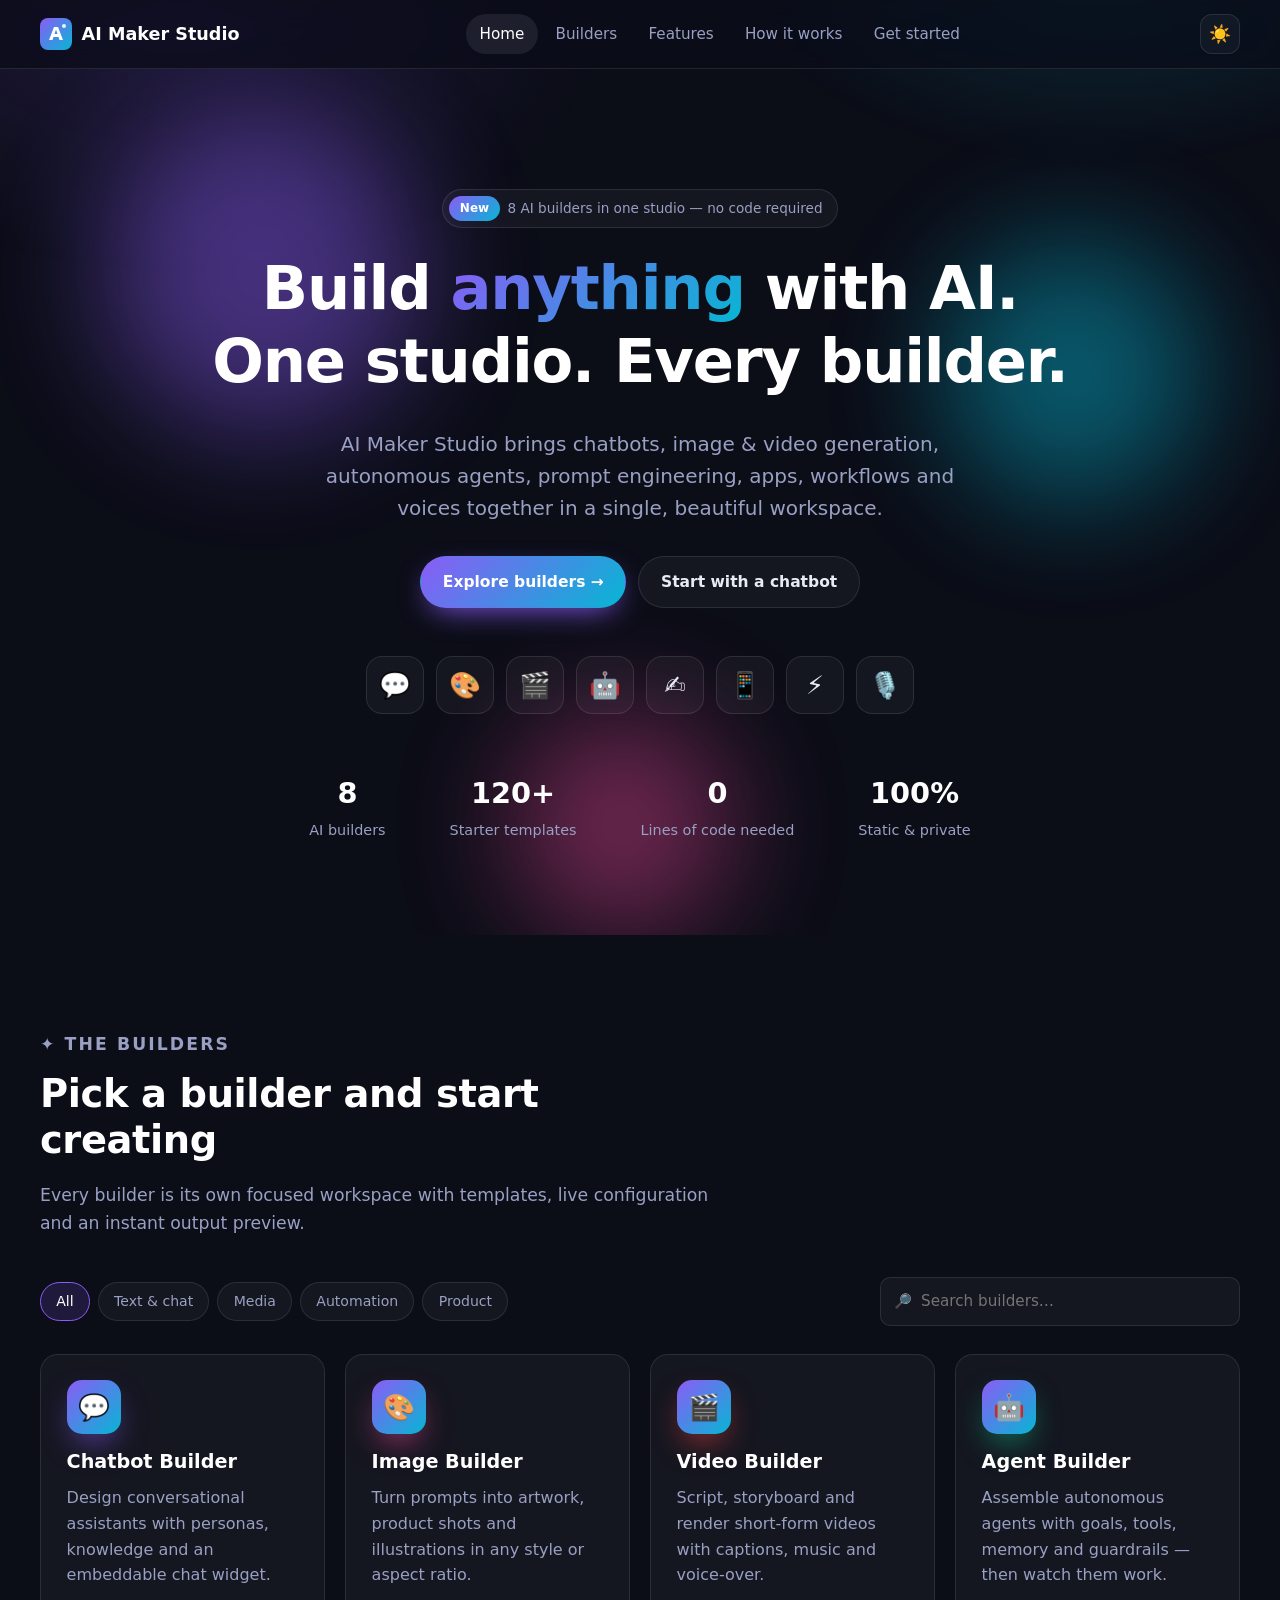
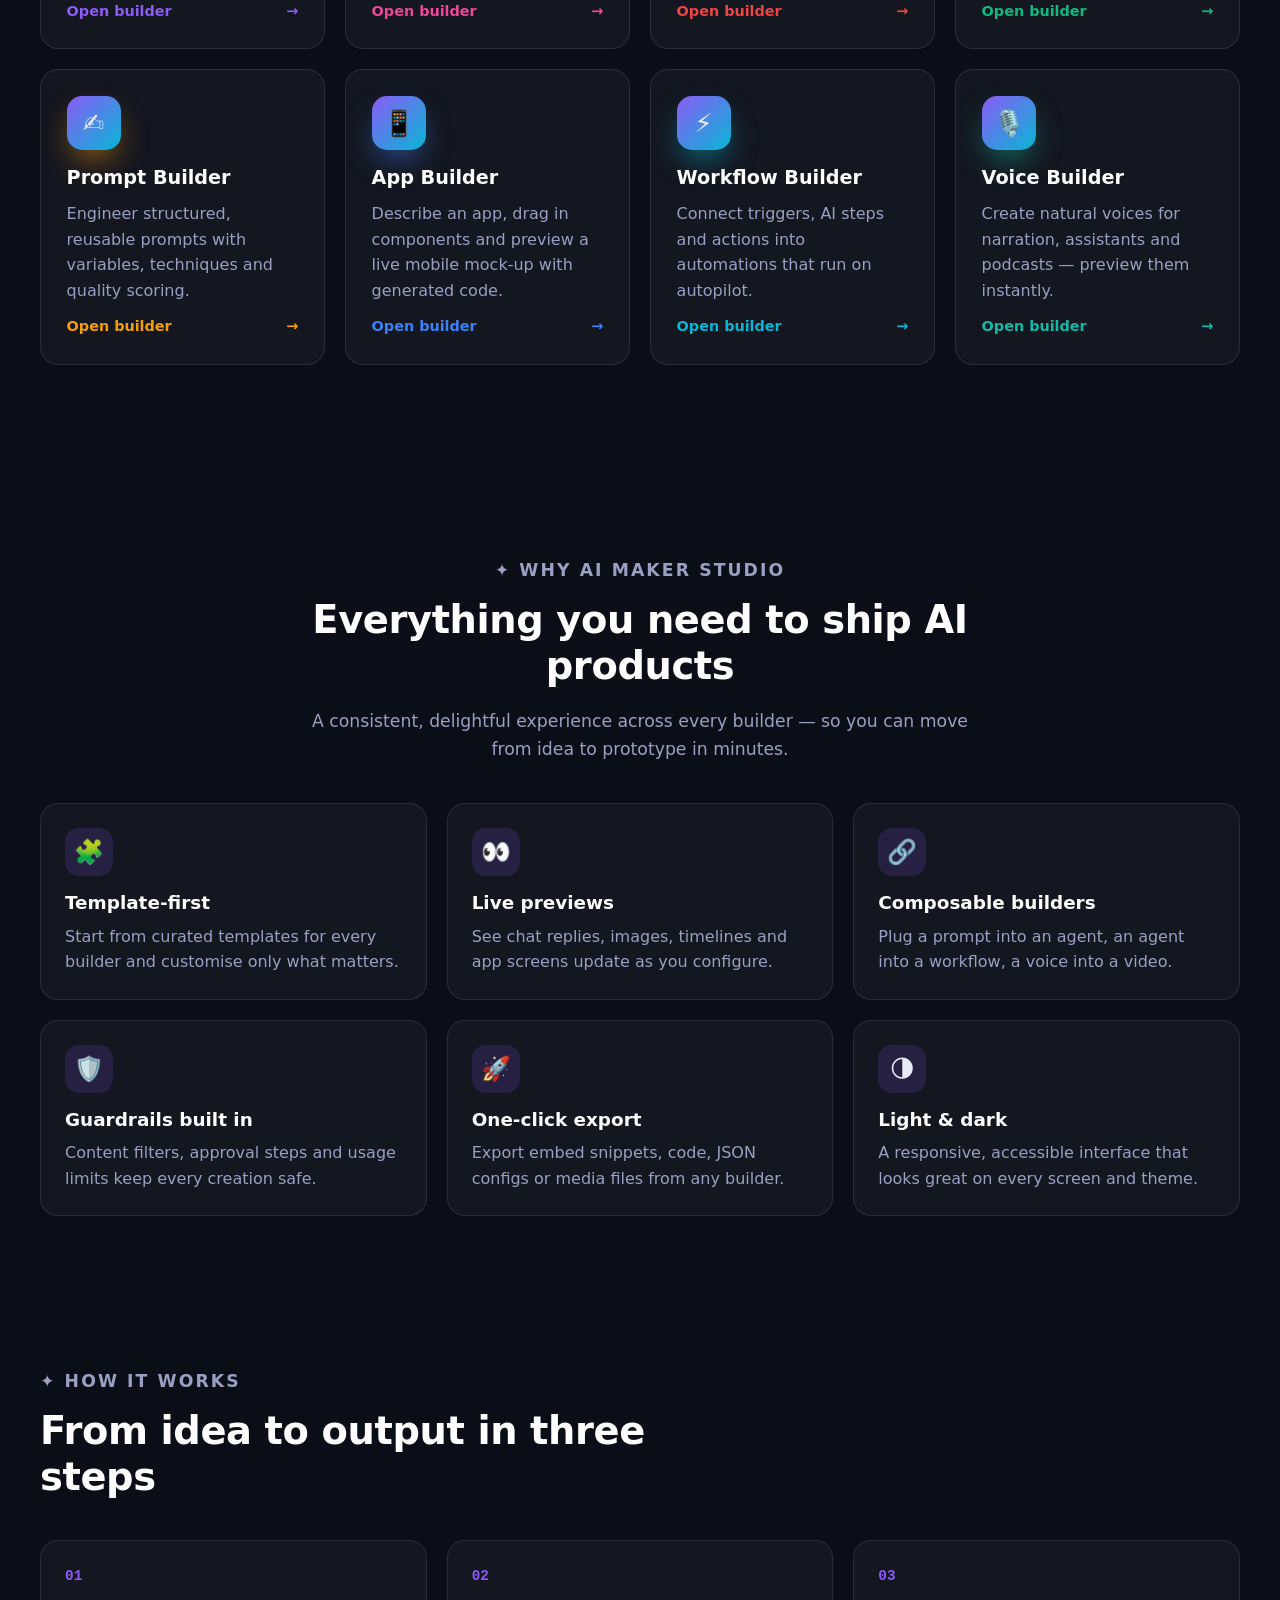
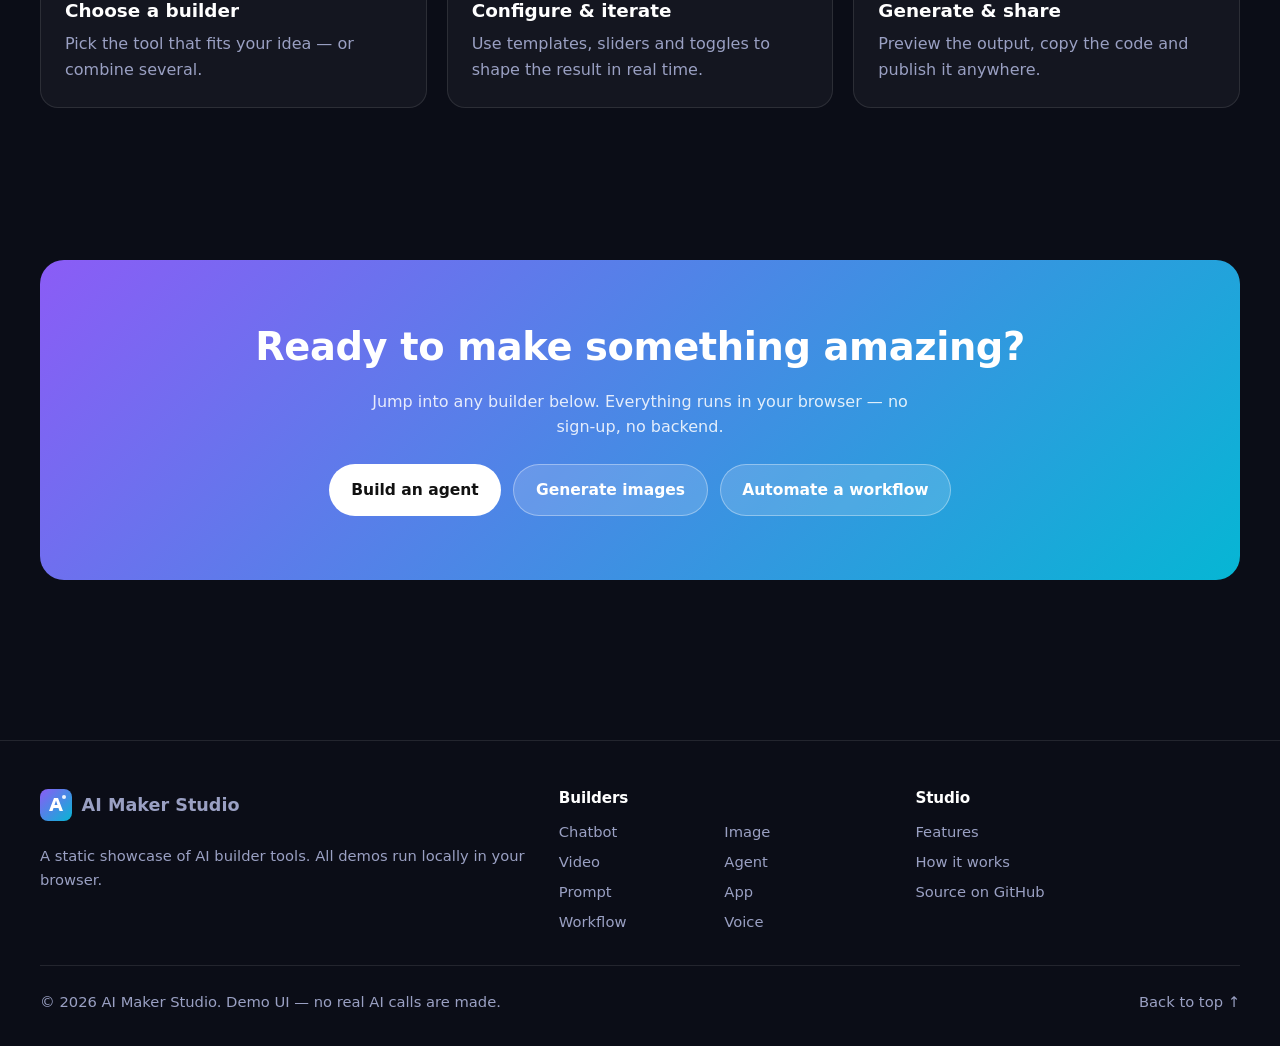
<file: index.html>
<!DOCTYPE html>
<html lang="en">
<head>
  <meta charset="utf-8">
  <meta name="viewport" content="width=device-width, initial-scale=1">
  <title>AI Maker Studio — Build anything with AI</title>
  <meta name="description" content="AI Maker Studio is a hub of no-code AI builders: chatbots, images, videos, agents, prompts, apps, workflows and voices.">
  <link rel="icon" href="assets/img/favicon.svg" type="image/svg+xml">
  <link rel="stylesheet" href="assets/css/styles.css">
  <script src="assets/js/script.js"></script>
</head>
<body>
  <a class="skip-link" href="#main">Skip to content</a>

  <header class="site-header">
    <div class="container nav-bar">
      <a class="brand" href="index.html"><img src="assets/img/favicon.svg" alt="" width="32" height="32"> AI Maker Studio</a>
      <nav class="site-nav" id="site-nav" aria-label="Main">
        <ul>
          <li><a href="index.html" aria-current="page">Home</a></li>
          <li><a href="index.html#builders">Builders</a></li>
          <li><a href="index.html#features">Features</a></li>
          <li><a href="index.html#how-it-works">How it works</a></li>
          <li><a href="index.html#start">Get started</a></li>
        </ul>
      </nav>
      <div class="nav-actions">
        <button class="icon-btn" type="button" data-theme-toggle aria-label="Toggle theme">☀️</button>
        <button class="icon-btn nav-toggle" type="button" data-nav-toggle aria-controls="site-nav" aria-expanded="false" aria-label="Toggle menu">☰</button>
      </div>
    </div>
  </header>

  <main id="main">
    <!-- Hero -->
    <section class="hero" aria-labelledby="hero-title">
      <div class="hero-orbs" aria-hidden="true"><span></span><span></span><span></span></div>
      <div class="container">
        <p class="hero-pill"><span class="badge">New</span> 8 AI builders in one studio — no code required</p>
        <h1 id="hero-title">Build <span class="gradient-text">anything</span> with AI.<br>One studio. Every builder.</h1>
        <p class="hero-lead">AI Maker Studio brings chatbots, image &amp; video generation, autonomous agents, prompt engineering, apps, workflows and voices together in a single, beautiful workspace.</p>
        <div class="hero-actions">
          <a class="btn btn-primary" href="#builders">Explore builders →</a>
          <a class="btn btn-ghost" href="chatbot-builder.html">Start with a chatbot</a>
        </div>

        <ul class="icon-orbit">
          <li><a href="chatbot-builder.html" title="Chatbot Builder" aria-label="Chatbot Builder">💬</a></li>
          <li><a href="image-builder.html" title="Image Builder" aria-label="Image Builder">🎨</a></li>
          <li><a href="video-builder.html" title="Video Builder" aria-label="Video Builder">🎬</a></li>
          <li><a href="agent-builder.html" title="Agent Builder" aria-label="Agent Builder">🤖</a></li>
          <li><a href="prompt-builder.html" title="Prompt Builder" aria-label="Prompt Builder">✍️</a></li>
          <li><a href="app-builder.html" title="App Builder" aria-label="App Builder">📱</a></li>
          <li><a href="workflow-builder.html" title="Workflow Builder" aria-label="Workflow Builder">⚡</a></li>
          <li><a href="voice-builder.html" title="Voice Builder" aria-label="Voice Builder">🎙️</a></li>
        </ul>

        <ul class="hero-stats">
          <li><strong>8</strong><span>AI builders</span></li>
          <li><strong>120+</strong><span>Starter templates</span></li>
          <li><strong>0</strong><span>Lines of code needed</span></li>
          <li><strong>100%</strong><span>Static &amp; private</span></li>
        </ul>
      </div>
    </section>

    <!-- Builders overview -->
    <section class="section" id="builders" aria-labelledby="builders-title">
      <div class="container">
        <div class="section-head">
          <p class="eyebrow">✦ The builders</p>
          <h2 id="builders-title">Pick a builder and start creating</h2>
          <p>Every builder is its own focused workspace with templates, live configuration and an instant output preview.</p>
        </div>

        <div class="toolbar">
          <div class="chip-group" role="group" aria-label="Filter builders by category" data-filter-group="#builder-grid">
            <button class="chip" type="button" data-filter="all" aria-pressed="true">All</button>
            <button class="chip" type="button" data-filter="text" aria-pressed="false">Text &amp; chat</button>
            <button class="chip" type="button" data-filter="media" aria-pressed="false">Media</button>
            <button class="chip" type="button" data-filter="automation" aria-pressed="false">Automation</button>
            <button class="chip" type="button" data-filter="product" aria-pressed="false">Product</button>
          </div>
          <div class="search-field">
            <label class="visually-hidden" for="builder-search">Search builders</label>
            <input id="builder-search" type="search" placeholder="Search builders…" data-search-target="#builder-grid" autocomplete="off">
          </div>
        </div>

        <div class="grid grid-4" id="builder-grid" data-empty="#builder-empty">
          <a class="builder-card theme-chatbot reveal" href="chatbot-builder.html" data-category="text">
            <span class="builder-icon" aria-hidden="true">💬</span>
            <h3>Chatbot Builder</h3>
            <p>Design conversational assistants with personas, knowledge and an embeddable chat widget.</p>
            <span class="card-foot"><span>Open builder</span><span aria-hidden="true">→</span></span>
          </a>
          <a class="builder-card theme-image reveal" href="image-builder.html" data-category="media">
            <span class="builder-icon" aria-hidden="true">🎨</span>
            <h3>Image Builder</h3>
            <p>Turn prompts into artwork, product shots and illustrations in any style or aspect ratio.</p>
            <span class="card-foot"><span>Open builder</span><span aria-hidden="true">→</span></span>
          </a>
          <a class="builder-card theme-video reveal" href="video-builder.html" data-category="media">
            <span class="builder-icon" aria-hidden="true">🎬</span>
            <h3>Video Builder</h3>
            <p>Script, storyboard and render short-form videos with captions, music and voice-over.</p>
            <span class="card-foot"><span>Open builder</span><span aria-hidden="true">→</span></span>
          </a>
          <a class="builder-card theme-agent reveal" href="agent-builder.html" data-category="automation text">
            <span class="builder-icon" aria-hidden="true">🤖</span>
            <h3>Agent Builder</h3>
            <p>Assemble autonomous agents with goals, tools, memory and guardrails — then watch them work.</p>
            <span class="card-foot"><span>Open builder</span><span aria-hidden="true">→</span></span>
          </a>
          <a class="builder-card theme-prompt reveal" href="prompt-builder.html" data-category="text">
            <span class="builder-icon" aria-hidden="true">✍️</span>
            <h3>Prompt Builder</h3>
            <p>Engineer structured, reusable prompts with variables, techniques and quality scoring.</p>
            <span class="card-foot"><span>Open builder</span><span aria-hidden="true">→</span></span>
          </a>
          <a class="builder-card theme-app reveal" href="app-builder.html" data-category="product">
            <span class="builder-icon" aria-hidden="true">📱</span>
            <h3>App Builder</h3>
            <p>Describe an app, drag in components and preview a live mobile mock-up with generated code.</p>
            <span class="card-foot"><span>Open builder</span><span aria-hidden="true">→</span></span>
          </a>
          <a class="builder-card theme-workflow reveal" href="workflow-builder.html" data-category="automation product">
            <span class="builder-icon" aria-hidden="true">⚡</span>
            <h3>Workflow Builder</h3>
            <p>Connect triggers, AI steps and actions into automations that run on autopilot.</p>
            <span class="card-foot"><span>Open builder</span><span aria-hidden="true">→</span></span>
          </a>
          <a class="builder-card theme-voice reveal" href="voice-builder.html" data-category="media">
            <span class="builder-icon" aria-hidden="true">🎙️</span>
            <h3>Voice Builder</h3>
            <p>Create natural voices for narration, assistants and podcasts — preview them instantly.</p>
            <span class="card-foot"><span>Open builder</span><span aria-hidden="true">→</span></span>
          </a>
        </div>
        <p class="empty-state mt-1" id="builder-empty" hidden>No builder matches your search. Try another keyword.</p>
      </div>
    </section>

    <!-- Feature highlights -->
    <section class="section" id="features" aria-labelledby="features-title">
      <div class="container">
        <div class="section-head center">
          <p class="eyebrow">✦ Why AI Maker Studio</p>
          <h2 id="features-title">Everything you need to ship AI products</h2>
          <p>A consistent, delightful experience across every builder — so you can move from idea to prototype in minutes.</p>
        </div>
        <div class="grid grid-3">
          <article class="card reveal">
            <span class="card-icon" aria-hidden="true">🧩</span>
            <h3>Template-first</h3>
            <p>Start from curated templates for every builder and customise only what matters.</p>
          </article>
          <article class="card reveal">
            <span class="card-icon" aria-hidden="true">👀</span>
            <h3>Live previews</h3>
            <p>See chat replies, images, timelines and app screens update as you configure.</p>
          </article>
          <article class="card reveal">
            <span class="card-icon" aria-hidden="true">🔗</span>
            <h3>Composable builders</h3>
            <p>Plug a prompt into an agent, an agent into a workflow, a voice into a video.</p>
          </article>
          <article class="card reveal">
            <span class="card-icon" aria-hidden="true">🛡️</span>
            <h3>Guardrails built in</h3>
            <p>Content filters, approval steps and usage limits keep every creation safe.</p>
          </article>
          <article class="card reveal">
            <span class="card-icon" aria-hidden="true">🚀</span>
            <h3>One-click export</h3>
            <p>Export embed snippets, code, JSON configs or media files from any builder.</p>
          </article>
          <article class="card reveal">
            <span class="card-icon" aria-hidden="true">🌗</span>
            <h3>Light &amp; dark</h3>
            <p>A responsive, accessible interface that looks great on every screen and theme.</p>
          </article>
        </div>
      </div>
    </section>

    <!-- How it works -->
    <section class="section section--tight" id="how-it-works" aria-labelledby="how-title">
      <div class="container">
        <div class="section-head">
          <p class="eyebrow">✦ How it works</p>
          <h2 id="how-title">From idea to output in three steps</h2>
        </div>
        <ol class="grid grid-3 steps">
          <li><div class="card reveal"><h3>Choose a builder</h3><p>Pick the tool that fits your idea — or combine several.</p></div></li>
          <li><div class="card reveal"><h3>Configure &amp; iterate</h3><p>Use templates, sliders and toggles to shape the result in real time.</p></div></li>
          <li><div class="card reveal"><h3>Generate &amp; share</h3><p>Preview the output, copy the code and publish it anywhere.</p></div></li>
        </ol>
      </div>
    </section>

    <!-- CTA -->
    <section class="section" id="start" aria-labelledby="cta-title">
      <div class="container">
        <div class="cta-band reveal">
          <h2 id="cta-title">Ready to make something amazing?</h2>
          <p>Jump into any builder below. Everything runs in your browser — no sign-up, no backend.</p>
          <div class="hero-actions">
            <a class="btn btn-light" href="agent-builder.html">Build an agent</a>
            <a class="btn btn-ghost" href="image-builder.html">Generate images</a>
            <a class="btn btn-ghost" href="workflow-builder.html">Automate a workflow</a>
          </div>
        </div>
      </div>
    </section>
  </main>

  <footer class="site-footer">
    <div class="container">
      <div class="footer-grid">
        <div>
          <a class="brand" href="index.html"><img src="assets/img/favicon.svg" alt="" width="32" height="32"> AI Maker Studio</a>
          <p class="mt-1">A static showcase of AI builder tools. All demos run locally in your browser.</p>
        </div>
        <div>
          <h2>Builders</h2>
          <ul class="footer-cols">
            <li><a href="chatbot-builder.html">Chatbot</a></li>
            <li><a href="image-builder.html">Image</a></li>
            <li><a href="video-builder.html">Video</a></li>
            <li><a href="agent-builder.html">Agent</a></li>
            <li><a href="prompt-builder.html">Prompt</a></li>
            <li><a href="app-builder.html">App</a></li>
            <li><a href="workflow-builder.html">Workflow</a></li>
            <li><a href="voice-builder.html">Voice</a></li>
          </ul>
        </div>
        <div>
          <h2>Studio</h2>
          <ul>
            <li><a href="index.html#features">Features</a></li>
            <li><a href="index.html#how-it-works">How it works</a></li>
            <li><a href="https://github.com/jodaaisupport-commits/ai-maker-studio">Source on GitHub</a></li>
          </ul>
        </div>
      </div>
      <div class="footer-bottom">
        <span>© <span data-year>2026</span> AI Maker Studio. Demo UI — no real AI calls are made.</span>
        <a href="#main">Back to top ↑</a>
      </div>
    </div>
  </footer>
</body>
</html>
</file>
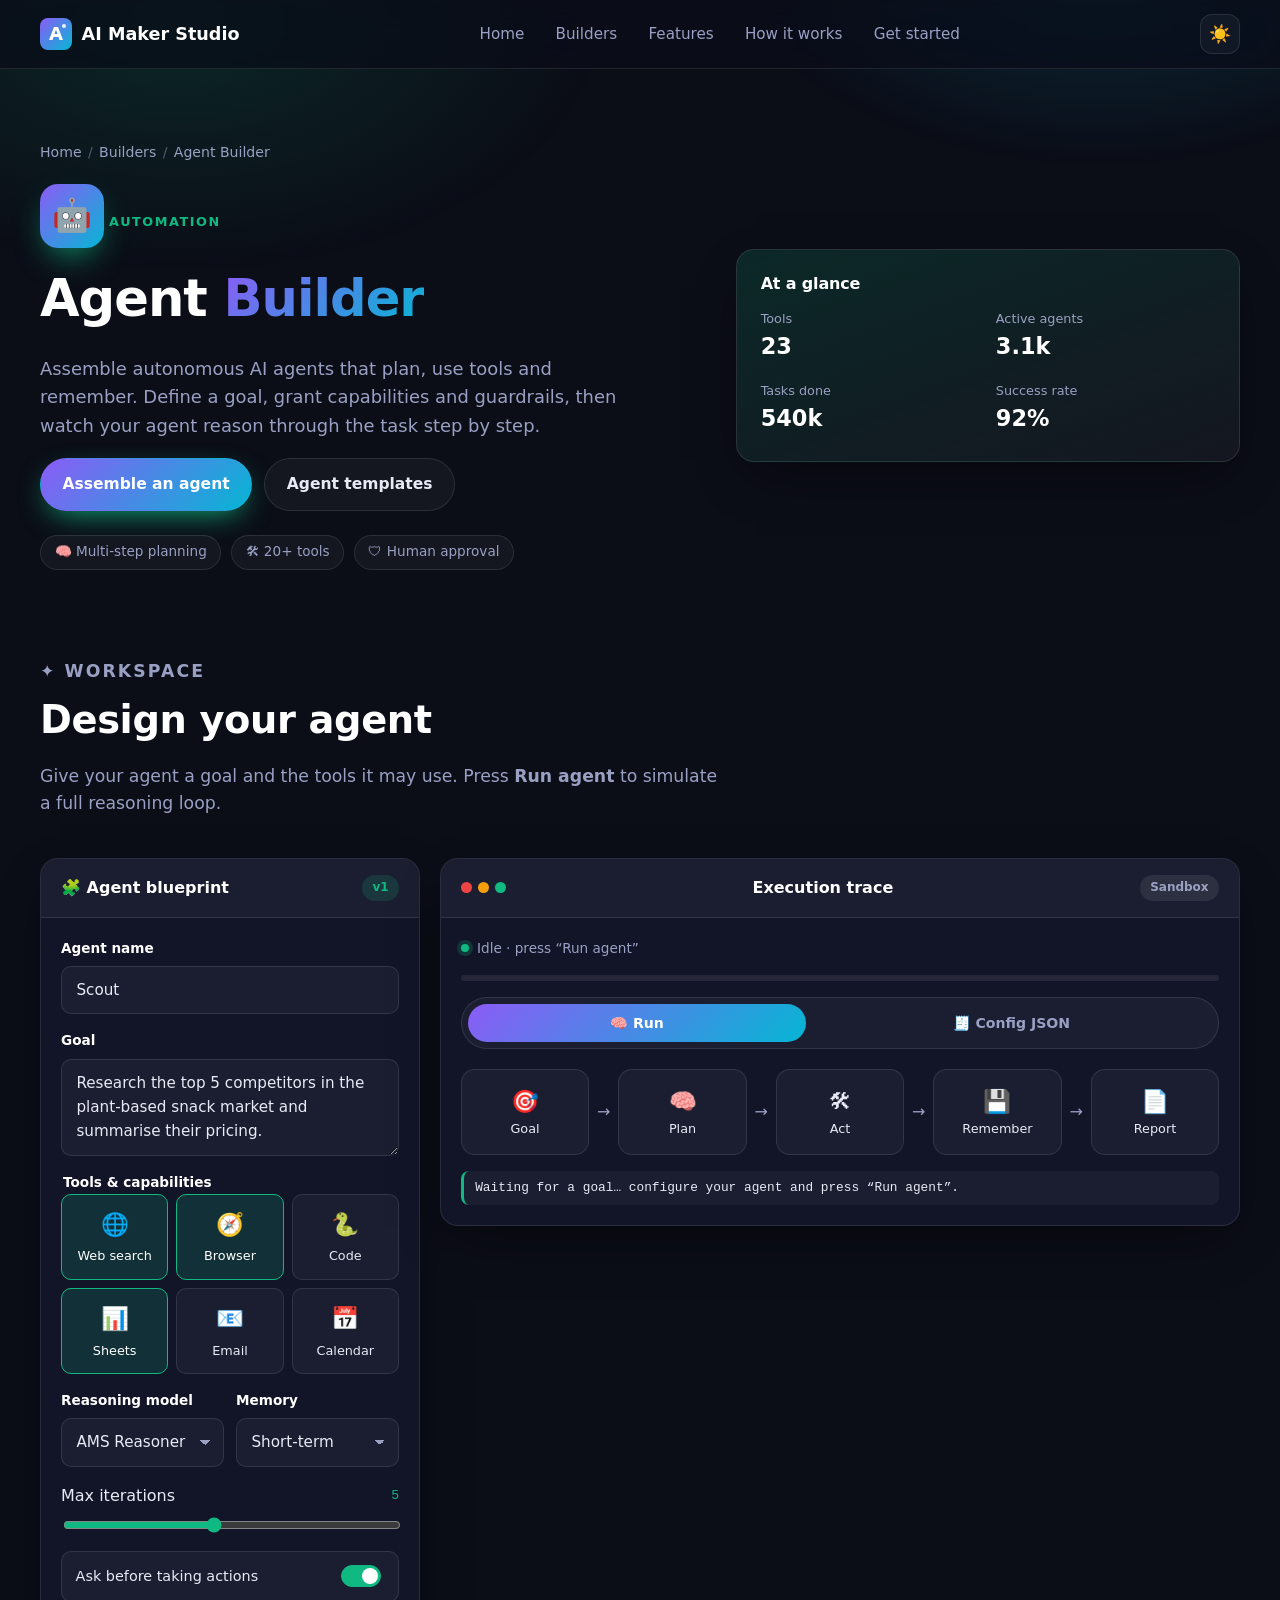
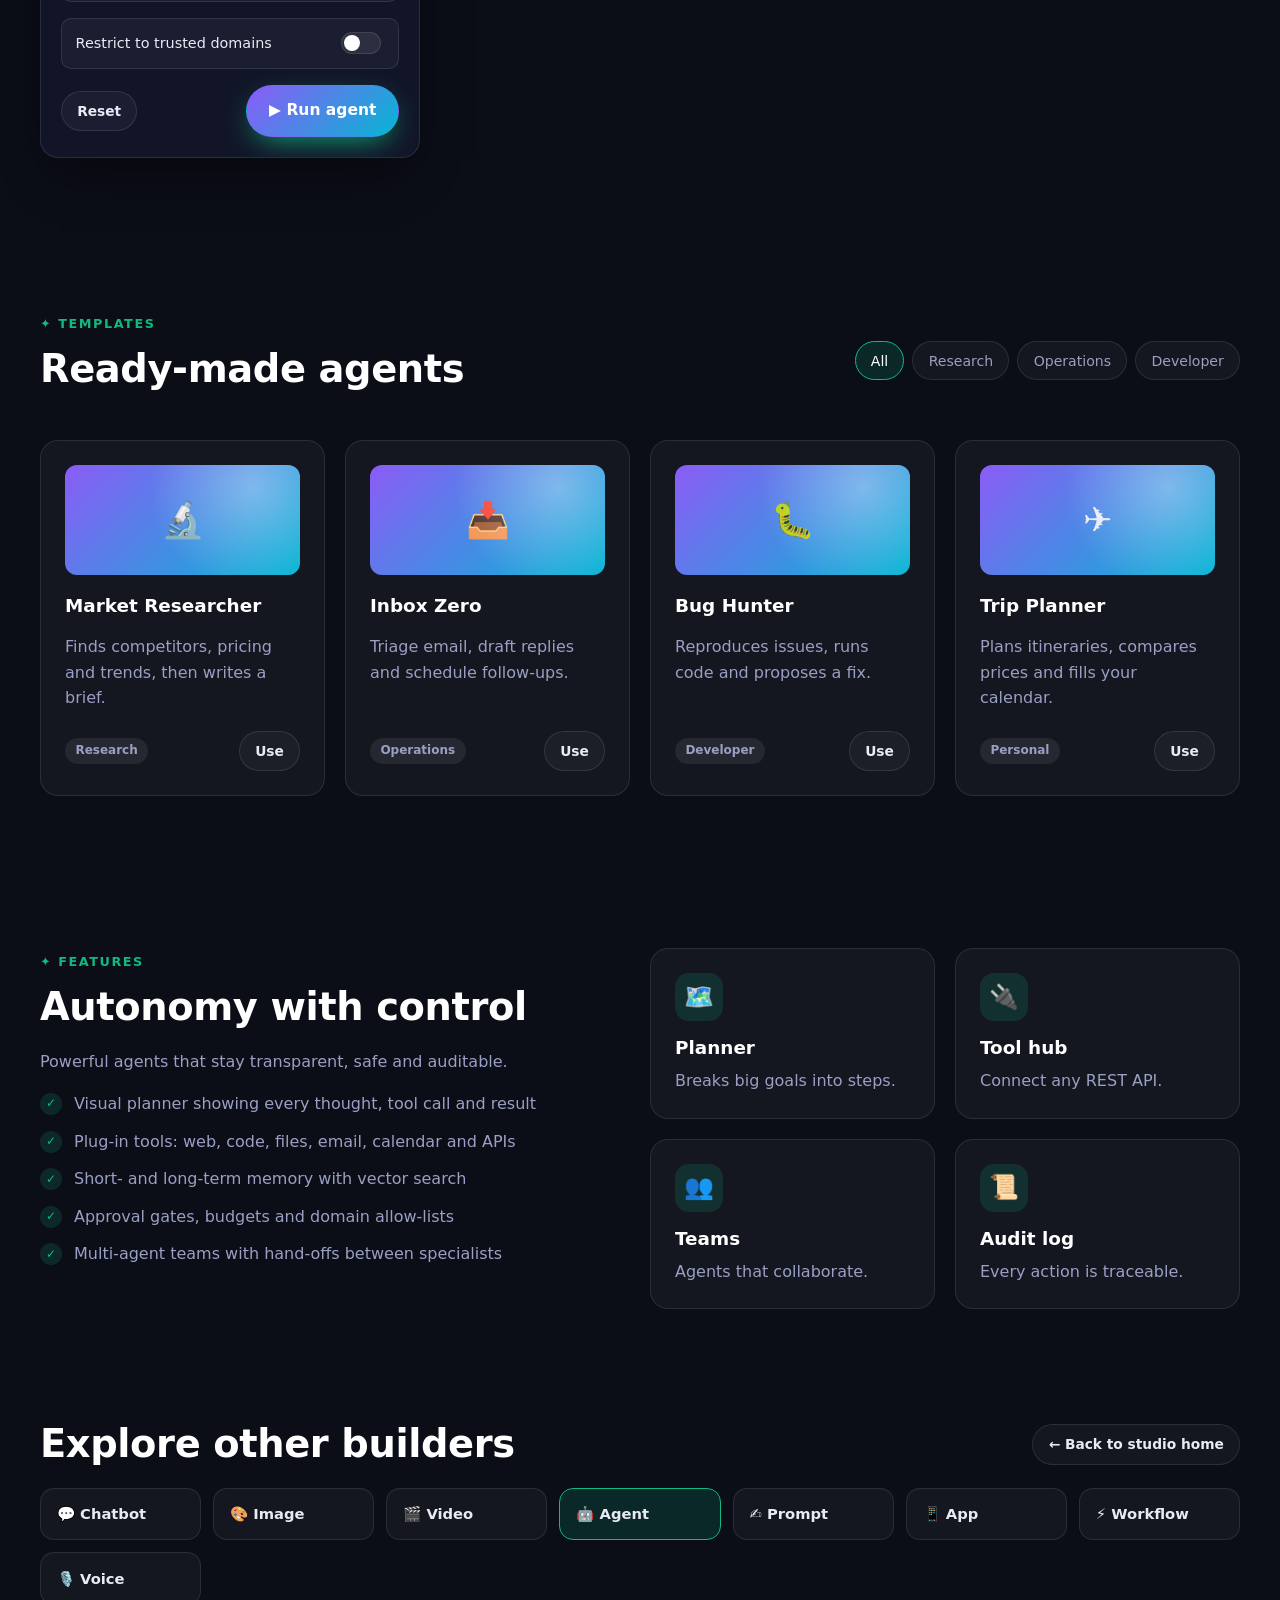
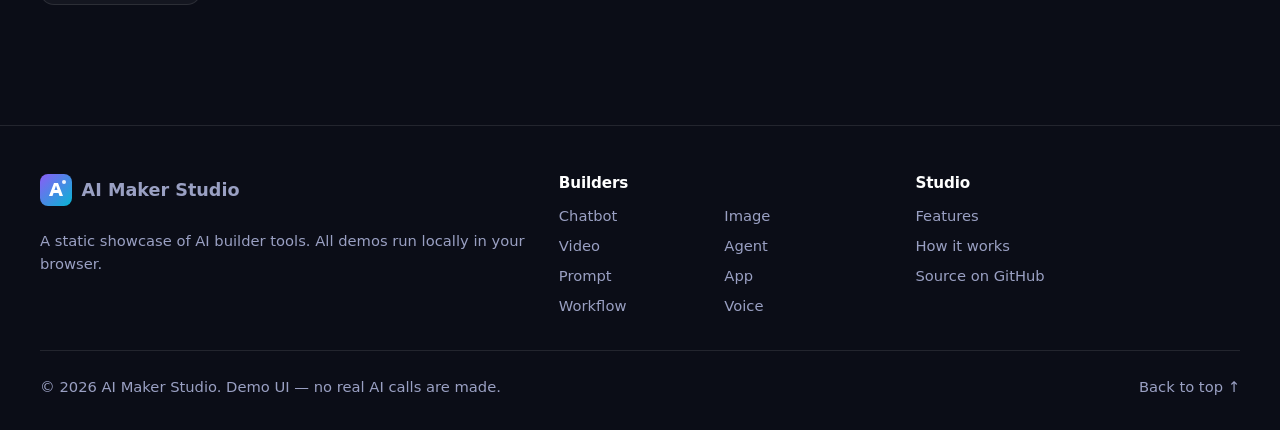
<file: agent-builder.html>
<!DOCTYPE html>
<html lang="en">
<head>
  <meta charset="utf-8">
  <meta name="viewport" content="width=device-width, initial-scale=1">
  <title>Agent Builder — AI Maker Studio</title>
  <meta name="description" content="Assemble autonomous AI agents with goals, tools, memory and guardrails.">
  <link rel="icon" href="assets/img/favicon.svg" type="image/svg+xml">
  <link rel="stylesheet" href="assets/css/styles.css">
  <script src="assets/js/script.js"></script>
</head>
<body class="theme-agent">
  <a class="skip-link" href="#main">Skip to content</a>

  <header class="site-header">
    <div class="container nav-bar">
      <a class="brand" href="index.html"><img src="assets/img/favicon.svg" alt="" width="32" height="32"> AI Maker Studio</a>
      <nav class="site-nav" id="site-nav" aria-label="Main">
        <ul>
          <li><a href="index.html">Home</a></li>
          <li><a href="index.html#builders">Builders</a></li>
          <li><a href="index.html#features">Features</a></li>
          <li><a href="index.html#how-it-works">How it works</a></li>
          <li><a href="index.html#start">Get started</a></li>
        </ul>
      </nav>
      <div class="nav-actions">
        <button class="icon-btn" type="button" data-theme-toggle aria-label="Toggle theme">☀️</button>
        <button class="icon-btn nav-toggle" type="button" data-nav-toggle aria-controls="site-nav" aria-expanded="false" aria-label="Toggle menu">☰</button>
      </div>
    </div>
  </header>

  <main id="main">
    <section class="builder-hero" aria-labelledby="page-title">
      <div class="container builder-hero-inner">
        <div>
          <nav class="breadcrumb" aria-label="Breadcrumb">
            <ol>
              <li><a href="index.html">Home</a></li>
              <li><a href="index.html#builders">Builders</a></li>
              <li aria-current="page">Agent Builder</li>
            </ol>
          </nav>
          <span class="builder-icon" aria-hidden="true">🤖</span>
          <p class="eyebrow">Automation</p>
          <h1 id="page-title">Agent <span class="gradient-text">Builder</span></h1>
          <p class="lead">Assemble autonomous AI agents that plan, use tools and remember. Define a goal, grant capabilities and guardrails, then watch your agent reason through the task step by step.</p>
          <div class="hero-actions">
            <a class="btn btn-primary" href="#workspace">Assemble an agent</a>
            <a class="btn btn-ghost" href="#templates">Agent templates</a>
          </div>
          <ul class="hero-meta">
            <li>🧠 Multi-step planning</li>
            <li>🛠 20+ tools</li>
            <li>🛡 Human approval</li>
          </ul>
        </div>
        <aside class="hero-card" aria-label="Agent builder at a glance">
          <h2>At a glance</h2>
          <dl>
            <div><dt>Tools</dt><dd>23</dd></div>
            <div><dt>Active agents</dt><dd>3.1k</dd></div>
            <div><dt>Tasks done</dt><dd>540k</dd></div>
            <div><dt>Success rate</dt><dd>92%</dd></div>
          </dl>
        </aside>
      </div>
    </section>

    <section class="section section--tight" id="workspace" aria-labelledby="workspace-title">
      <div class="container">
        <div class="section-head">
          <p class="eyebrow">✦ Workspace</p>
          <h2 id="workspace-title">Design your agent</h2>
          <p>Give your agent a goal and the tools it may use. Press <strong>Run agent</strong> to simulate a full reasoning loop.</p>
        </div>

        <div class="workspace">
          <form class="panel" data-builder="agent" data-output="#agent-log" data-result-tab="tab-run" aria-labelledby="config-title">
            <div class="panel-head"><h3 id="config-title">🧩 Agent blueprint</h3><span class="badge">v1</span></div>
            <div class="panel-body form-grid">
              <div class="field">
                <label for="agentName">Agent name</label>
                <input id="agentName" name="agentName" type="text" value="Scout">
              </div>
              <div class="field">
                <label for="goal">Goal</label>
                <textarea id="goal" name="goal" rows="3">Research the top 5 competitors in the plant-based snack market and summarise their pricing.</textarea>
              </div>
              <fieldset>
                <legend>Tools &amp; capabilities</legend>
                <div class="option-grid">
                  <label class="option-card"><input type="checkbox" name="tools" value="web-search" checked><span class="emoji" aria-hidden="true">🌐</span>Web search</label>
                  <label class="option-card"><input type="checkbox" name="tools" value="browser" checked><span class="emoji" aria-hidden="true">🧭</span>Browser</label>
                  <label class="option-card"><input type="checkbox" name="tools" value="code-interpreter"><span class="emoji" aria-hidden="true">🐍</span>Code</label>
                  <label class="option-card"><input type="checkbox" name="tools" value="spreadsheet" checked><span class="emoji" aria-hidden="true">📊</span>Sheets</label>
                  <label class="option-card"><input type="checkbox" name="tools" value="email"><span class="emoji" aria-hidden="true">📧</span>Email</label>
                  <label class="option-card"><input type="checkbox" name="tools" value="calendar"><span class="emoji" aria-hidden="true">📅</span>Calendar</label>
                </div>
              </fieldset>
              <div class="form-row">
                <div class="field">
                  <label for="model">Reasoning model</label>
                  <select id="model" name="model">
                    <option value="ams-reasoner">AMS Reasoner</option>
                    <option value="ams-reasoner-mini">AMS Reasoner Mini</option>
                    <option value="ams-chat-pro">AMS Chat Pro</option>
                  </select>
                </div>
                <div class="field">
                  <label for="memory">Memory</label>
                  <select id="memory" name="memory">
                    <option value="short-term">Short-term</option>
                    <option value="long-term vector">Long-term (vector)</option>
                    <option value="none">None</option>
                  </select>
                </div>
              </div>
              <div class="field">
                <div class="range-label"><label for="autonomy">Max iterations</label><output for="autonomy"></output></div>
                <input id="autonomy" name="autonomy" type="range" min="1" max="10" value="5">
              </div>
              <label class="toggle">Ask before taking actions <input type="checkbox" name="guardrails" value="approval" checked></label>
              <label class="toggle">Restrict to trusted domains <input type="checkbox" name="guardrails" value="domains"></label>
              <div class="flex-between">
                <button class="btn btn-ghost btn-sm" type="reset">Reset</button>
                <button class="btn btn-primary" type="submit">▶ Run agent</button>
              </div>
            </div>
          </form>

          <div class="panel" aria-labelledby="preview-title">
            <div class="panel-head">
              <span class="window-dots" aria-hidden="true"><i></i><i></i><i></i></span>
              <h3 id="preview-title">Execution trace</h3>
              <span class="badge badge--muted">Sandbox</span>
            </div>
            <div class="panel-body">
              <div class="status-line" data-status><span class="status-dot"></span><span class="status-text">Idle · press “Run agent”</span></div>
              <div class="progress mt-1"><span data-progress></span></div>
              <div class="tabs mt-1">
                <div role="tablist" aria-label="Preview views">
                  <button role="tab" id="tab-run" aria-controls="panel-run" aria-selected="true" type="button">🧠 Run</button>
                  <button role="tab" id="tab-config" aria-controls="panel-config" aria-selected="false" type="button">🧾 Config JSON</button>
                </div>
                <div role="tabpanel" id="panel-run" aria-labelledby="tab-run">
                  <div class="agent-graph" role="group" aria-label="Agent loop">
                    <div class="agent-node"><span class="emoji" aria-hidden="true">🎯</span>Goal</div>
                    <span class="agent-arrow" aria-hidden="true">→</span>
                    <div class="agent-node"><span class="emoji" aria-hidden="true">🧠</span>Plan</div>
                    <span class="agent-arrow" aria-hidden="true">→</span>
                    <div class="agent-node"><span class="emoji" aria-hidden="true">🛠</span>Act</div>
                    <span class="agent-arrow" aria-hidden="true">→</span>
                    <div class="agent-node"><span class="emoji" aria-hidden="true">💾</span>Remember</div>
                    <span class="agent-arrow" aria-hidden="true">→</span>
                    <div class="agent-node"><span class="emoji" aria-hidden="true">📄</span>Report</div>
                  </div>
                  <ol class="log" id="agent-log" aria-live="polite">
                    <li>Waiting for a goal… configure your agent and press “Run agent”.</li>
                  </ol>
                </div>
                <div role="tabpanel" id="panel-config" aria-labelledby="tab-config" hidden>
                  <div class="flex-between code-head">
                    <span class="muted">Portable agent definition</span>
                    <button class="btn btn-ghost btn-sm" type="button" data-copy="#agent-json">Copy</button>
                  </div>
<pre class="code-block" id="agent-json">{
  <span class="k">"name"</span>: <span class="s">"Scout"</span>,
  <span class="k">"model"</span>: <span class="s">"ams-reasoner"</span>,
  <span class="k">"tools"</span>: [<span class="s">"web-search"</span>, <span class="s">"browser"</span>, <span class="s">"spreadsheet"</span>],
  <span class="k">"memory"</span>: <span class="s">"short-term"</span>,
  <span class="k">"max_iterations"</span>: <span class="n">5</span>,
  <span class="k">"guardrails"</span>: { <span class="k">"approval"</span>: <span class="n">true</span> }
}</pre>
                </div>
              </div>
            </div>
          </div>
        </div>
      </div>
    </section>

    <section class="section" id="templates" aria-labelledby="templates-title">
      <div class="container">
        <div class="toolbar">
          <div>
            <p class="eyebrow">✦ Templates</p>
            <h2 id="templates-title">Ready-made agents</h2>
          </div>
          <div class="chip-group" role="group" aria-label="Filter templates" data-filter-group="#template-grid">
            <button class="chip" type="button" data-filter="all" aria-pressed="true">All</button>
            <button class="chip" type="button" data-filter="research" aria-pressed="false">Research</button>
            <button class="chip" type="button" data-filter="ops" aria-pressed="false">Operations</button>
            <button class="chip" type="button" data-filter="dev" aria-pressed="false">Developer</button>
          </div>
        </div>
        <div class="grid grid-4" id="template-grid">
          <article class="card template-card" data-category="research">
            <div class="template-thumb" aria-hidden="true">🔬</div>
            <h3>Market Researcher</h3>
            <p>Finds competitors, pricing and trends, then writes a brief.</p>
            <div class="template-meta"><span class="badge badge--muted">Research</span>
              <button class="btn btn-ghost btn-sm" type="button" data-template='{"agentName":"Scout","goal":"Research the top 5 competitors in the plant-based snack market and summarise their pricing.","tools":["web-search","browser","spreadsheet"],"memory":"short-term","autonomy":"5"}'>Use</button></div>
          </article>
          <article class="card template-card" data-category="ops">
            <div class="template-thumb" aria-hidden="true">📥</div>
            <h3>Inbox Zero</h3>
            <p>Triage email, draft replies and schedule follow-ups.</p>
            <div class="template-meta"><span class="badge badge--muted">Operations</span>
              <button class="btn btn-ghost btn-sm" type="button" data-template='{"agentName":"Mailroom","goal":"Sort today’s inbox, draft replies to urgent messages and book follow-up meetings.","tools":["email","calendar"],"memory":"long-term vector","autonomy":"8"}'>Use</button></div>
          </article>
          <article class="card template-card" data-category="dev">
            <div class="template-thumb" aria-hidden="true">🐛</div>
            <h3>Bug Hunter</h3>
            <p>Reproduces issues, runs code and proposes a fix.</p>
            <div class="template-meta"><span class="badge badge--muted">Developer</span>
              <button class="btn btn-ghost btn-sm" type="button" data-template='{"agentName":"Debuggy","goal":"Reproduce the reported CSV import bug, find the root cause and suggest a patch.","tools":["code-interpreter","web-search"],"memory":"short-term","autonomy":"10"}'>Use</button></div>
          </article>
          <article class="card template-card" data-category="research ops">
            <div class="template-thumb" aria-hidden="true">✈️</div>
            <h3>Trip Planner</h3>
            <p>Plans itineraries, compares prices and fills your calendar.</p>
            <div class="template-meta"><span class="badge badge--muted">Personal</span>
              <button class="btn btn-ghost btn-sm" type="button" data-template='{"agentName":"Atlas","goal":"Plan a 4-day trip to Lisbon under 900 EUR including flights, hotel and food tips.","tools":["web-search","browser","calendar"],"memory":"short-term","autonomy":"6"}'>Use</button></div>
          </article>
        </div>
      </div>
    </section>

    <section class="section section--tight" aria-labelledby="features-title">
      <div class="container grid grid-2">
        <div>
          <p class="eyebrow">✦ Features</p>
          <h2 id="features-title">Autonomy with control</h2>
          <p class="muted">Powerful agents that stay transparent, safe and auditable.</p>
          <ul class="feature-list mt-1">
            <li>Visual planner showing every thought, tool call and result</li>
            <li>Plug-in tools: web, code, files, email, calendar and APIs</li>
            <li>Short- and long-term memory with vector search</li>
            <li>Approval gates, budgets and domain allow-lists</li>
            <li>Multi-agent teams with hand-offs between specialists</li>
          </ul>
        </div>
        <div class="grid grid-mini">
          <article class="card"><span class="card-icon" aria-hidden="true">🗺️</span><h3>Planner</h3><p>Breaks big goals into steps.</p></article>
          <article class="card"><span class="card-icon" aria-hidden="true">🔌</span><h3>Tool hub</h3><p>Connect any REST API.</p></article>
          <article class="card"><span class="card-icon" aria-hidden="true">👥</span><h3>Teams</h3><p>Agents that collaborate.</p></article>
          <article class="card"><span class="card-icon" aria-hidden="true">📜</span><h3>Audit log</h3><p>Every action is traceable.</p></article>
        </div>
      </div>
    </section>
    <section class="section section--tight" aria-labelledby="related-title">
      <div class="container">
        <div class="flex-between related-head">
          <h2 id="related-title">Explore other builders</h2>
          <a class="btn btn-ghost btn-sm" href="index.html">← Back to studio home</a>
        </div>
        <ul class="related-grid">
          <li><a href="chatbot-builder.html">💬 Chatbot</a></li>
          <li><a href="image-builder.html">🎨 Image</a></li>
          <li><a href="video-builder.html">🎬 Video</a></li>
          <li><a href="agent-builder.html" aria-current="page">🤖 Agent</a></li>
          <li><a href="prompt-builder.html">✍️ Prompt</a></li>
          <li><a href="app-builder.html">📱 App</a></li>
          <li><a href="workflow-builder.html">⚡ Workflow</a></li>
          <li><a href="voice-builder.html">🎙️ Voice</a></li>
        </ul>
      </div>
    </section>
  </main>

  <footer class="site-footer">
    <div class="container">
      <div class="footer-grid">
        <div>
          <a class="brand" href="index.html"><img src="assets/img/favicon.svg" alt="" width="32" height="32"> AI Maker Studio</a>
          <p class="mt-1">A static showcase of AI builder tools. All demos run locally in your browser.</p>
        </div>
        <div>
          <h2>Builders</h2>
          <ul class="footer-cols">
            <li><a href="chatbot-builder.html">Chatbot</a></li>
            <li><a href="image-builder.html">Image</a></li>
            <li><a href="video-builder.html">Video</a></li>
            <li><a href="agent-builder.html">Agent</a></li>
            <li><a href="prompt-builder.html">Prompt</a></li>
            <li><a href="app-builder.html">App</a></li>
            <li><a href="workflow-builder.html">Workflow</a></li>
            <li><a href="voice-builder.html">Voice</a></li>
          </ul>
        </div>
        <div>
          <h2>Studio</h2>
          <ul>
            <li><a href="index.html#features">Features</a></li>
            <li><a href="index.html#how-it-works">How it works</a></li>
            <li><a href="https://github.com/jodaaisupport-commits/ai-maker-studio">Source on GitHub</a></li>
          </ul>
        </div>
      </div>
      <div class="footer-bottom">
        <span>© <span data-year>2026</span> AI Maker Studio. Demo UI — no real AI calls are made.</span>
        <a href="#main">Back to top ↑</a>
      </div>
    </div>
  </footer>
</body>
</html>
</file>
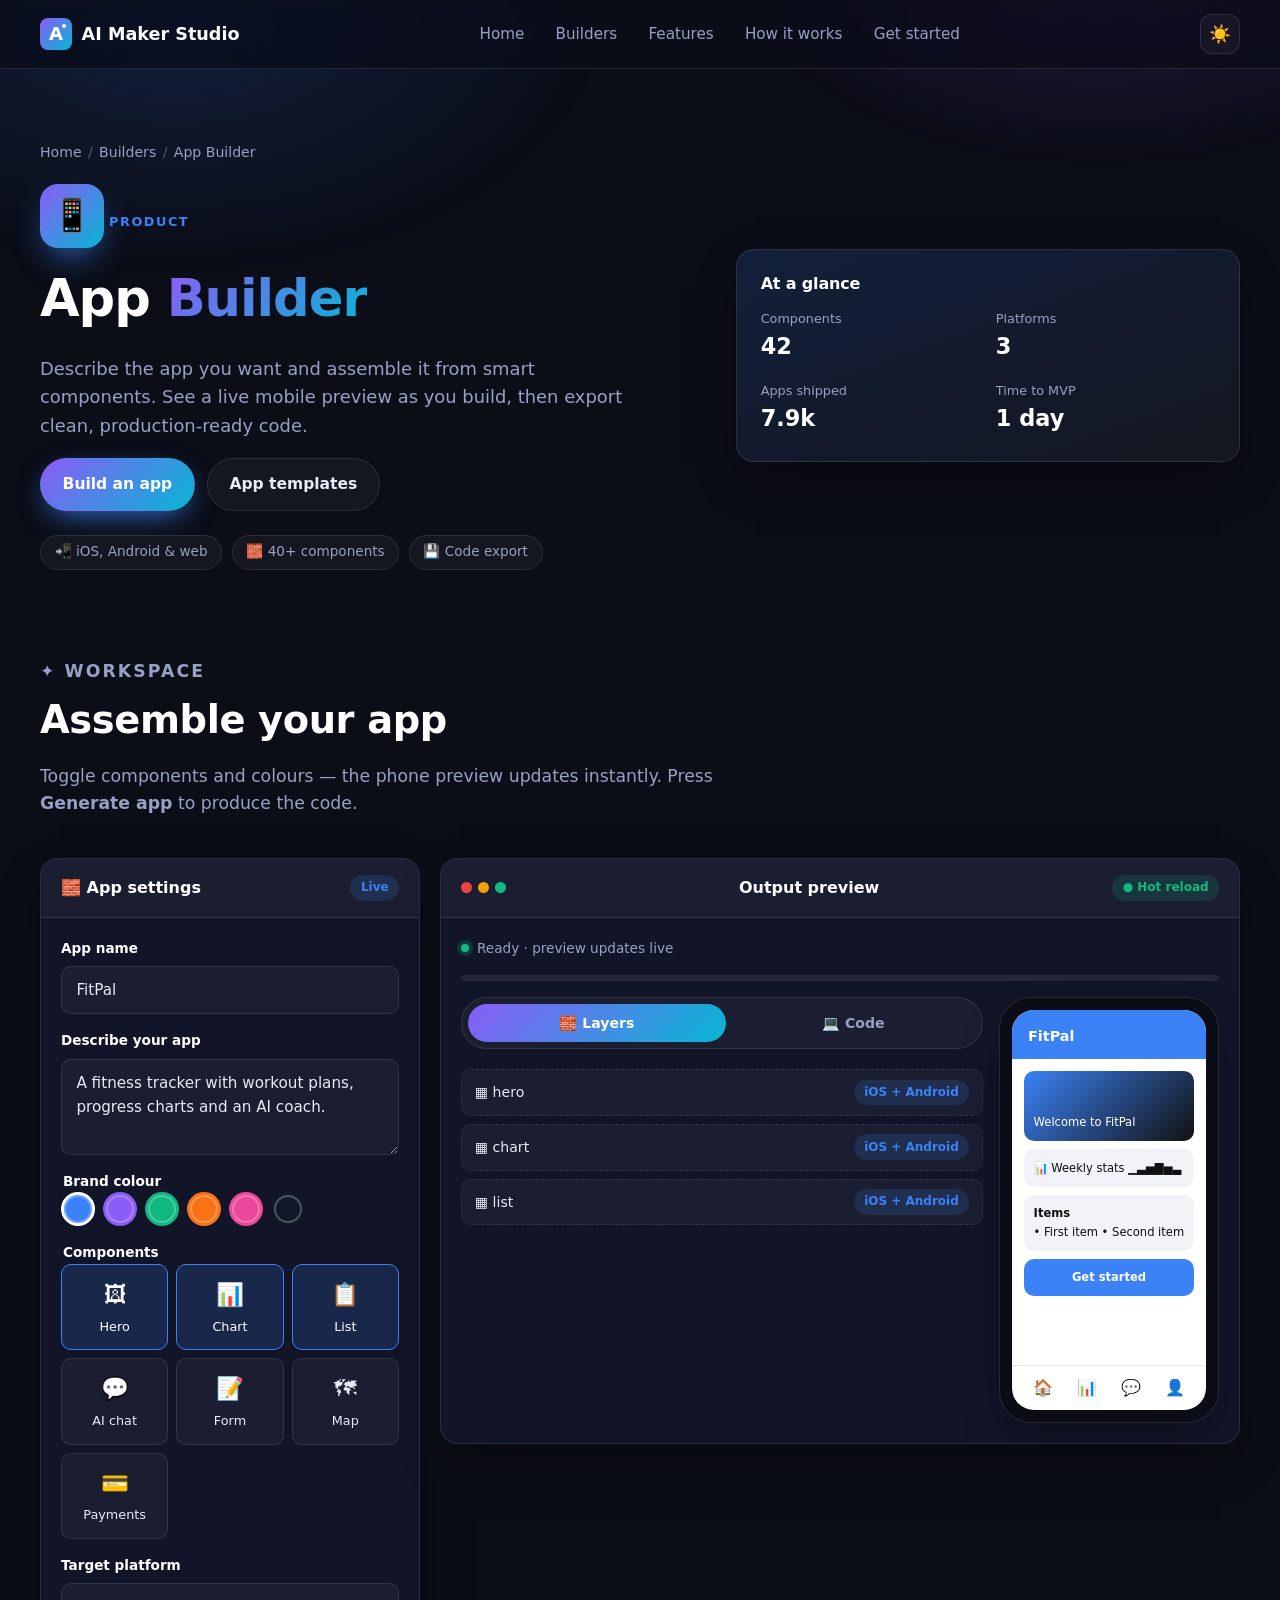
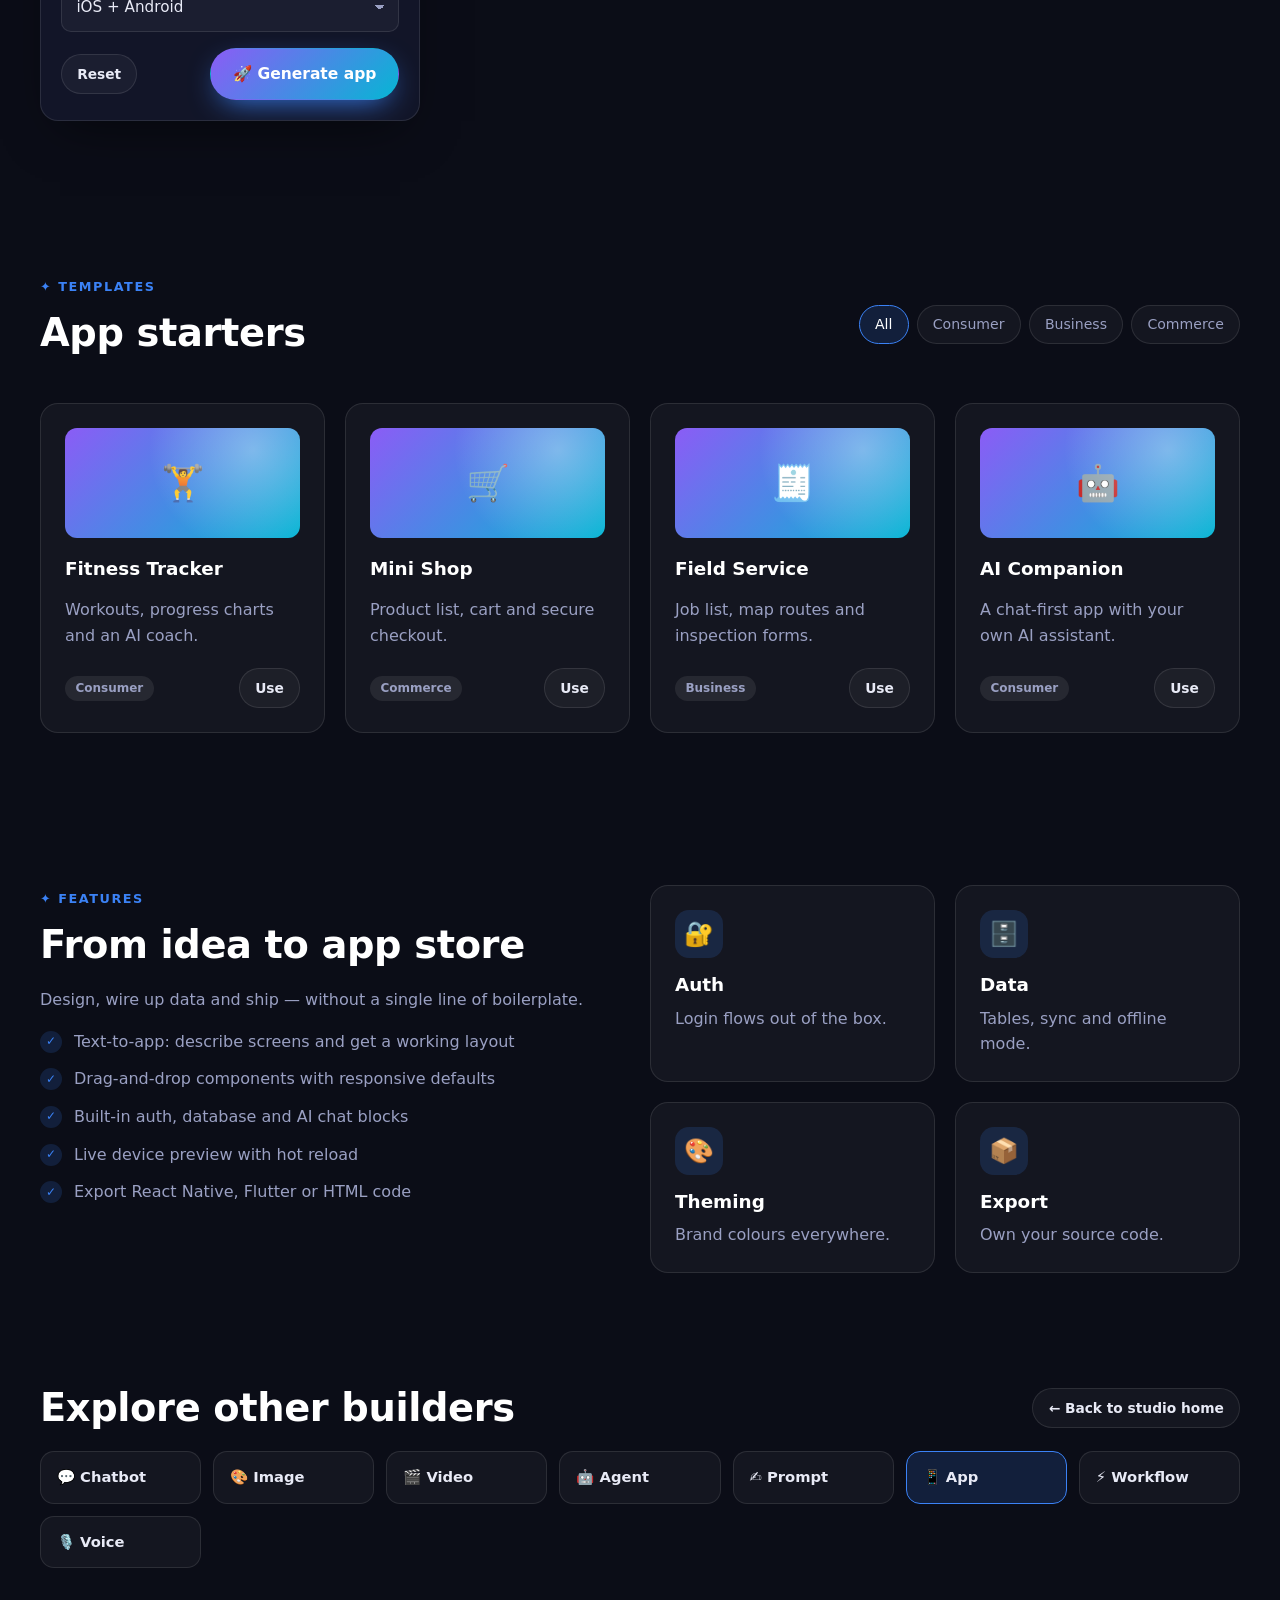
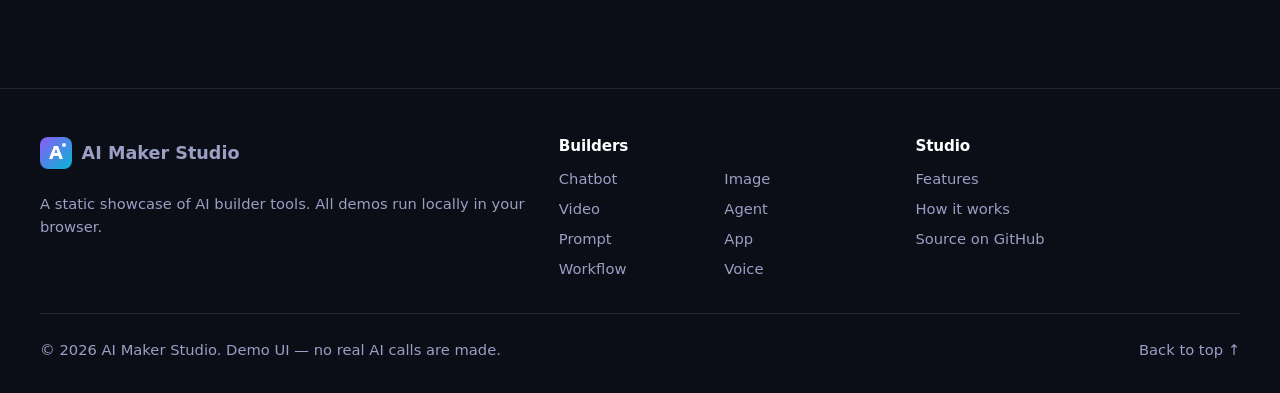
<file: app-builder.html>
<!DOCTYPE html>
<html lang="en">
<head>
  <meta charset="utf-8">
  <meta name="viewport" content="width=device-width, initial-scale=1">
  <title>App Builder — AI Maker Studio</title>
  <meta name="description" content="Describe an app, assemble components and preview a live mobile mock-up with generated code.">
  <link rel="icon" href="assets/img/favicon.svg" type="image/svg+xml">
  <link rel="stylesheet" href="assets/css/styles.css">
  <script src="assets/js/script.js"></script>
</head>
<body class="theme-app">
  <a class="skip-link" href="#main">Skip to content</a>

  <header class="site-header">
    <div class="container nav-bar">
      <a class="brand" href="index.html"><img src="assets/img/favicon.svg" alt="" width="32" height="32"> AI Maker Studio</a>
      <nav class="site-nav" id="site-nav" aria-label="Main">
        <ul>
          <li><a href="index.html">Home</a></li>
          <li><a href="index.html#builders">Builders</a></li>
          <li><a href="index.html#features">Features</a></li>
          <li><a href="index.html#how-it-works">How it works</a></li>
          <li><a href="index.html#start">Get started</a></li>
        </ul>
      </nav>
      <div class="nav-actions">
        <button class="icon-btn" type="button" data-theme-toggle aria-label="Toggle theme">☀️</button>
        <button class="icon-btn nav-toggle" type="button" data-nav-toggle aria-controls="site-nav" aria-expanded="false" aria-label="Toggle menu">☰</button>
      </div>
    </div>
  </header>

  <main id="main">
    <section class="builder-hero" aria-labelledby="page-title">
      <div class="container builder-hero-inner">
        <div>
          <nav class="breadcrumb" aria-label="Breadcrumb">
            <ol>
              <li><a href="index.html">Home</a></li>
              <li><a href="index.html#builders">Builders</a></li>
              <li aria-current="page">App Builder</li>
            </ol>
          </nav>
          <span class="builder-icon" aria-hidden="true">📱</span>
          <p class="eyebrow">Product</p>
          <h1 id="page-title">App <span class="gradient-text">Builder</span></h1>
          <p class="lead">Describe the app you want and assemble it from smart components. See a live mobile preview as you build, then export clean, production-ready code.</p>
          <div class="hero-actions">
            <a class="btn btn-primary" href="#workspace">Build an app</a>
            <a class="btn btn-ghost" href="#templates">App templates</a>
          </div>
          <ul class="hero-meta">
            <li>📲 iOS, Android &amp; web</li>
            <li>🧱 40+ components</li>
            <li>💾 Code export</li>
          </ul>
        </div>
        <aside class="hero-card" aria-label="App builder at a glance">
          <h2>At a glance</h2>
          <dl>
            <div><dt>Components</dt><dd>42</dd></div>
            <div><dt>Platforms</dt><dd>3</dd></div>
            <div><dt>Apps shipped</dt><dd>7.9k</dd></div>
            <div><dt>Time to MVP</dt><dd>1 day</dd></div>
          </dl>
        </aside>
      </div>
    </section>

    <section class="section section--tight" id="workspace" aria-labelledby="workspace-title">
      <div class="container">
        <div class="section-head">
          <p class="eyebrow">✦ Workspace</p>
          <h2 id="workspace-title">Assemble your app</h2>
          <p>Toggle components and colours — the phone preview updates instantly. Press <strong>Generate app</strong> to produce the code.</p>
        </div>

        <div class="workspace">
          <form class="panel" data-builder="app" data-output="#phone-body" data-result-tab="tab-code" aria-labelledby="config-title">
            <div class="panel-head"><h3 id="config-title">🧱 App settings</h3><span class="badge">Live</span></div>
            <div class="panel-body form-grid">
              <div class="field">
                <label for="appName">App name</label>
                <input id="appName" name="appName" type="text" value="FitPal">
              </div>
              <div class="field">
                <label for="description">Describe your app</label>
                <textarea id="description" name="description" rows="2">A fitness tracker with workout plans, progress charts and an AI coach.</textarea>
              </div>
              <fieldset>
                <legend>Brand colour</legend>
                <div class="swatches">
                  <label class="swatch"><input type="radio" name="color" value="#3b82f6" checked><span style="background:#3b82f6"></span><span class="visually-hidden">Blue</span></label>
                  <label class="swatch"><input type="radio" name="color" value="#8b5cf6"><span style="background:#8b5cf6"></span><span class="visually-hidden">Violet</span></label>
                  <label class="swatch"><input type="radio" name="color" value="#10b981"><span style="background:#10b981"></span><span class="visually-hidden">Green</span></label>
                  <label class="swatch"><input type="radio" name="color" value="#f97316"><span style="background:#f97316"></span><span class="visually-hidden">Orange</span></label>
                  <label class="swatch"><input type="radio" name="color" value="#ec4899"><span style="background:#ec4899"></span><span class="visually-hidden">Pink</span></label>
                  <label class="swatch"><input type="radio" name="color" value="#111827"><span style="background:#111827"></span><span class="visually-hidden">Black</span></label>
                </div>
              </fieldset>
              <fieldset>
                <legend>Components</legend>
                <div class="option-grid">
                  <label class="option-card"><input type="checkbox" name="components" value="hero" checked><span class="emoji" aria-hidden="true">🖼</span>Hero</label>
                  <label class="option-card"><input type="checkbox" name="components" value="chart" checked><span class="emoji" aria-hidden="true">📊</span>Chart</label>
                  <label class="option-card"><input type="checkbox" name="components" value="list" checked><span class="emoji" aria-hidden="true">📋</span>List</label>
                  <label class="option-card"><input type="checkbox" name="components" value="chat"><span class="emoji" aria-hidden="true">💬</span>AI chat</label>
                  <label class="option-card"><input type="checkbox" name="components" value="form"><span class="emoji" aria-hidden="true">📝</span>Form</label>
                  <label class="option-card"><input type="checkbox" name="components" value="map"><span class="emoji" aria-hidden="true">🗺</span>Map</label>
                  <label class="option-card"><input type="checkbox" name="components" value="payments"><span class="emoji" aria-hidden="true">💳</span>Payments</label>
                </div>
              </fieldset>
              <div class="field">
                <label for="platform">Target platform</label>
                <select id="platform" name="platform">
                  <option value="iOS + Android">iOS + Android</option>
                  <option value="web">Web (PWA)</option>
                  <option value="iOS">iOS only</option>
                </select>
              </div>
              <div class="flex-between">
                <button class="btn btn-ghost btn-sm" type="reset">Reset</button>
                <button class="btn btn-primary" type="submit">🚀 Generate app</button>
              </div>
            </div>
          </form>

          <div class="panel" aria-labelledby="preview-title">
            <div class="panel-head">
              <span class="window-dots" aria-hidden="true"><i></i><i></i><i></i></span>
              <h3 id="preview-title">Output preview</h3>
              <span class="badge badge--success">● Hot reload</span>
            </div>
            <div class="panel-body">
              <div class="status-line" data-status><span class="status-dot"></span><span class="status-text">Ready · preview updates live</span></div>
              <div class="progress mt-1"><span data-progress></span></div>
              <div class="app-canvas mt-1">
                <div class="tabs">
                  <div role="tablist" aria-label="Preview views">
                    <button role="tab" id="tab-layers" aria-controls="panel-layers" aria-selected="true" type="button">🧱 Layers</button>
                    <button role="tab" id="tab-code" aria-controls="panel-code" aria-selected="false" type="button">💻 Code</button>
                  </div>
                  <div role="tabpanel" id="panel-layers" aria-labelledby="tab-layers">
                    <ul class="component-list" id="component-list"></ul>
                  </div>
                  <div role="tabpanel" id="panel-code" aria-labelledby="tab-code" hidden>
                    <div class="flex-between code-head">
                      <span class="muted">React Native</span>
                      <button class="btn btn-ghost btn-sm" type="button" data-copy="#app-code">Copy</button>
                    </div>
                    <pre class="code-block" id="app-code"></pre>
                  </div>
                </div>
                <div class="phone" id="phone" aria-label="Mobile app preview" role="img">
                  <div class="phone-screen">
                    <div class="phone-bar" id="phone-title">FitPal</div>
                    <div class="phone-body" id="phone-body"></div>
                    <div class="phone-tabs" aria-hidden="true"><span>🏠</span><span>📊</span><span>💬</span><span>👤</span></div>
                  </div>
                </div>
              </div>
            </div>
          </div>
        </div>
      </div>
    </section>

    <section class="section" id="templates" aria-labelledby="templates-title">
      <div class="container">
        <div class="toolbar">
          <div>
            <p class="eyebrow">✦ Templates</p>
            <h2 id="templates-title">App starters</h2>
          </div>
          <div class="chip-group" role="group" aria-label="Filter templates" data-filter-group="#template-grid">
            <button class="chip" type="button" data-filter="all" aria-pressed="true">All</button>
            <button class="chip" type="button" data-filter="consumer" aria-pressed="false">Consumer</button>
            <button class="chip" type="button" data-filter="business" aria-pressed="false">Business</button>
            <button class="chip" type="button" data-filter="commerce" aria-pressed="false">Commerce</button>
          </div>
        </div>
        <div class="grid grid-4" id="template-grid">
          <article class="card template-card" data-category="consumer">
            <div class="template-thumb" aria-hidden="true">🏋️</div>
            <h3>Fitness Tracker</h3>
            <p>Workouts, progress charts and an AI coach.</p>
            <div class="template-meta"><span class="badge badge--muted">Consumer</span>
              <button class="btn btn-ghost btn-sm" type="button" data-template='{"appName":"FitPal","color":"#3b82f6","components":["hero","chart","list"],"platform":"iOS + Android"}'>Use</button></div>
          </article>
          <article class="card template-card" data-category="commerce">
            <div class="template-thumb" aria-hidden="true">🛒</div>
            <h3>Mini Shop</h3>
            <p>Product list, cart and secure checkout.</p>
            <div class="template-meta"><span class="badge badge--muted">Commerce</span>
              <button class="btn btn-ghost btn-sm" type="button" data-template='{"appName":"ShopLite","color":"#f97316","components":["hero","list","payments"],"platform":"web"}'>Use</button></div>
          </article>
          <article class="card template-card" data-category="business">
            <div class="template-thumb" aria-hidden="true">🧾</div>
            <h3>Field Service</h3>
            <p>Job list, map routes and inspection forms.</p>
            <div class="template-meta"><span class="badge badge--muted">Business</span>
              <button class="btn btn-ghost btn-sm" type="button" data-template='{"appName":"FieldPro","color":"#10b981","components":["list","map","form"],"platform":"iOS + Android"}'>Use</button></div>
          </article>
          <article class="card template-card" data-category="consumer business">
            <div class="template-thumb" aria-hidden="true">🤖</div>
            <h3>AI Companion</h3>
            <p>A chat-first app with your own AI assistant.</p>
            <div class="template-meta"><span class="badge badge--muted">Consumer</span>
              <button class="btn btn-ghost btn-sm" type="button" data-template='{"appName":"Buddy","color":"#8b5cf6","components":["hero","chat"],"platform":"iOS"}'>Use</button></div>
          </article>
        </div>
      </div>
    </section>

    <section class="section section--tight" aria-labelledby="features-title">
      <div class="container grid grid-2">
        <div>
          <p class="eyebrow">✦ Features</p>
          <h2 id="features-title">From idea to app store</h2>
          <p class="muted">Design, wire up data and ship — without a single line of boilerplate.</p>
          <ul class="feature-list mt-1">
            <li>Text-to-app: describe screens and get a working layout</li>
            <li>Drag-and-drop components with responsive defaults</li>
            <li>Built-in auth, database and AI chat blocks</li>
            <li>Live device preview with hot reload</li>
            <li>Export React Native, Flutter or HTML code</li>
          </ul>
        </div>
        <div class="grid grid-mini">
          <article class="card"><span class="card-icon" aria-hidden="true">🔐</span><h3>Auth</h3><p>Login flows out of the box.</p></article>
          <article class="card"><span class="card-icon" aria-hidden="true">🗄️</span><h3>Data</h3><p>Tables, sync and offline mode.</p></article>
          <article class="card"><span class="card-icon" aria-hidden="true">🎨</span><h3>Theming</h3><p>Brand colours everywhere.</p></article>
          <article class="card"><span class="card-icon" aria-hidden="true">📦</span><h3>Export</h3><p>Own your source code.</p></article>
        </div>
      </div>
    </section>
    <section class="section section--tight" aria-labelledby="related-title">
      <div class="container">
        <div class="flex-between related-head">
          <h2 id="related-title">Explore other builders</h2>
          <a class="btn btn-ghost btn-sm" href="index.html">← Back to studio home</a>
        </div>
        <ul class="related-grid">
          <li><a href="chatbot-builder.html">💬 Chatbot</a></li>
          <li><a href="image-builder.html">🎨 Image</a></li>
          <li><a href="video-builder.html">🎬 Video</a></li>
          <li><a href="agent-builder.html">🤖 Agent</a></li>
          <li><a href="prompt-builder.html">✍️ Prompt</a></li>
          <li><a href="app-builder.html" aria-current="page">📱 App</a></li>
          <li><a href="workflow-builder.html">⚡ Workflow</a></li>
          <li><a href="voice-builder.html">🎙️ Voice</a></li>
        </ul>
      </div>
    </section>
  </main>

  <footer class="site-footer">
    <div class="container">
      <div class="footer-grid">
        <div>
          <a class="brand" href="index.html"><img src="assets/img/favicon.svg" alt="" width="32" height="32"> AI Maker Studio</a>
          <p class="mt-1">A static showcase of AI builder tools. All demos run locally in your browser.</p>
        </div>
        <div>
          <h2>Builders</h2>
          <ul class="footer-cols">
            <li><a href="chatbot-builder.html">Chatbot</a></li>
            <li><a href="image-builder.html">Image</a></li>
            <li><a href="video-builder.html">Video</a></li>
            <li><a href="agent-builder.html">Agent</a></li>
            <li><a href="prompt-builder.html">Prompt</a></li>
            <li><a href="app-builder.html">App</a></li>
            <li><a href="workflow-builder.html">Workflow</a></li>
            <li><a href="voice-builder.html">Voice</a></li>
          </ul>
        </div>
        <div>
          <h2>Studio</h2>
          <ul>
            <li><a href="index.html#features">Features</a></li>
            <li><a href="index.html#how-it-works">How it works</a></li>
            <li><a href="https://github.com/jodaaisupport-commits/ai-maker-studio">Source on GitHub</a></li>
          </ul>
        </div>
      </div>
      <div class="footer-bottom">
        <span>© <span data-year>2026</span> AI Maker Studio. Demo UI — no real AI calls are made.</span>
        <a href="#main">Back to top ↑</a>
      </div>
    </div>
  </footer>
</body>
</html>
</file>
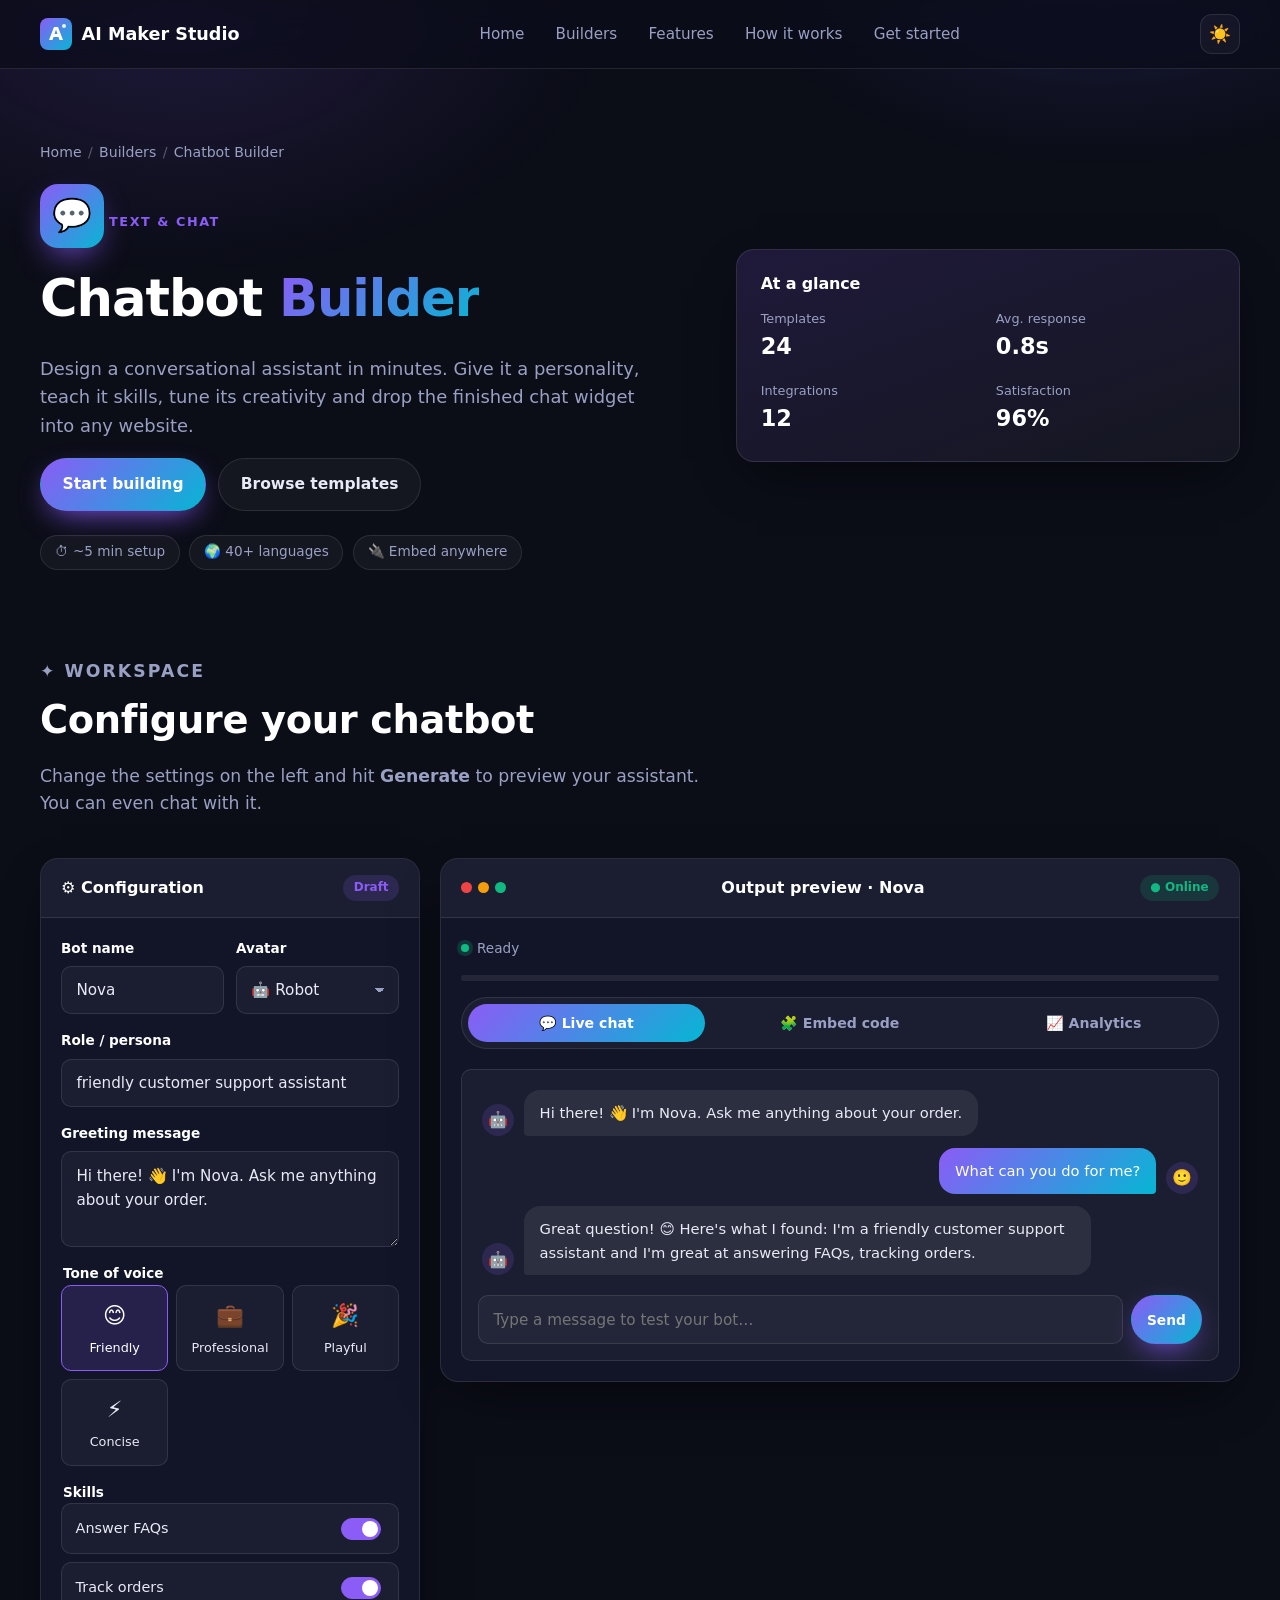
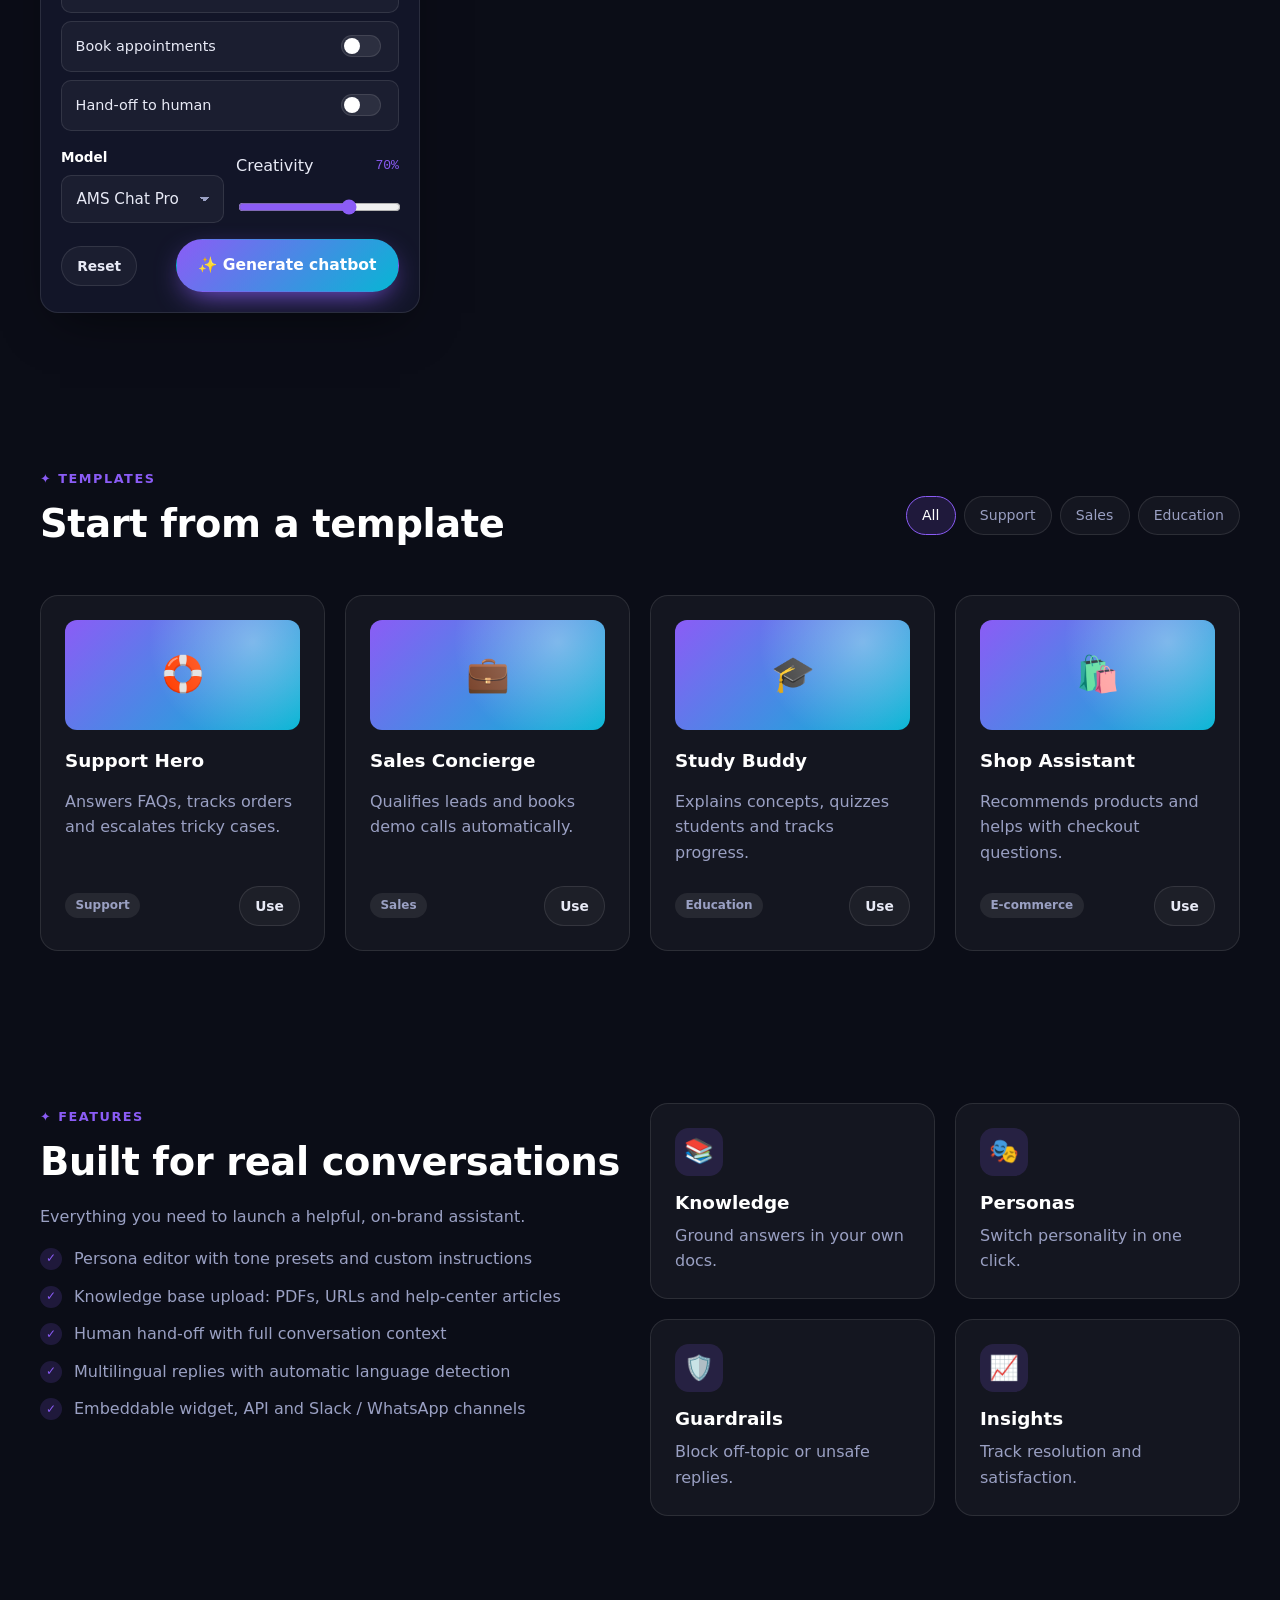
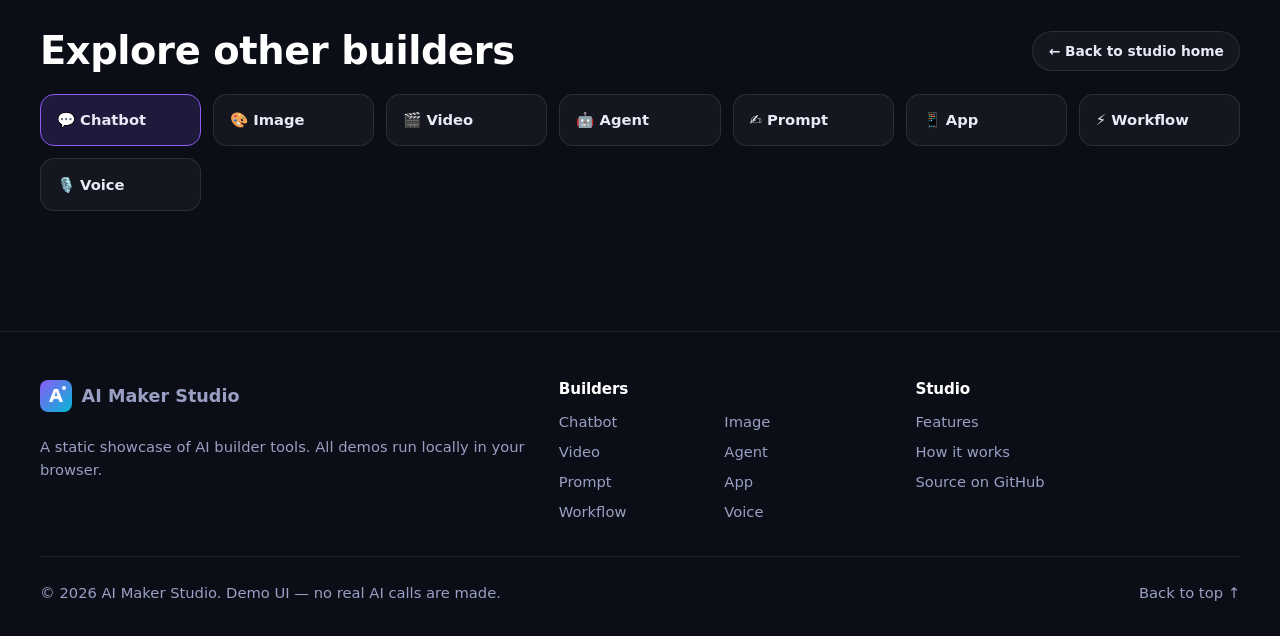
<file: chatbot-builder.html>
<!DOCTYPE html>
<html lang="en">
<head>
  <meta charset="utf-8">
  <meta name="viewport" content="width=device-width, initial-scale=1">
  <title>Chatbot Builder — AI Maker Studio</title>
  <meta name="description" content="Design conversational AI assistants with personas, skills and an embeddable chat widget.">
  <link rel="icon" href="assets/img/favicon.svg" type="image/svg+xml">
  <link rel="stylesheet" href="assets/css/styles.css">
  <script src="assets/js/script.js"></script>
</head>
<body class="theme-chatbot">
  <a class="skip-link" href="#main">Skip to content</a>

  <header class="site-header">
    <div class="container nav-bar">
      <a class="brand" href="index.html"><img src="assets/img/favicon.svg" alt="" width="32" height="32"> AI Maker Studio</a>
      <nav class="site-nav" id="site-nav" aria-label="Main">
        <ul>
          <li><a href="index.html">Home</a></li>
          <li><a href="index.html#builders">Builders</a></li>
          <li><a href="index.html#features">Features</a></li>
          <li><a href="index.html#how-it-works">How it works</a></li>
          <li><a href="index.html#start">Get started</a></li>
        </ul>
      </nav>
      <div class="nav-actions">
        <button class="icon-btn" type="button" data-theme-toggle aria-label="Toggle theme">☀️</button>
        <button class="icon-btn nav-toggle" type="button" data-nav-toggle aria-controls="site-nav" aria-expanded="false" aria-label="Toggle menu">☰</button>
      </div>
    </div>
  </header>

  <main id="main">
    <section class="builder-hero" aria-labelledby="page-title">
      <div class="container builder-hero-inner">
        <div>
          <nav class="breadcrumb" aria-label="Breadcrumb">
            <ol>
              <li><a href="index.html">Home</a></li>
              <li><a href="index.html#builders">Builders</a></li>
              <li aria-current="page">Chatbot Builder</li>
            </ol>
          </nav>
          <span class="builder-icon" aria-hidden="true">💬</span>
          <p class="eyebrow">Text &amp; chat</p>
          <h1 id="page-title">Chatbot <span class="gradient-text">Builder</span></h1>
          <p class="lead">Design a conversational assistant in minutes. Give it a personality, teach it skills, tune its creativity and drop the finished chat widget into any website.</p>
          <div class="hero-actions">
            <a class="btn btn-primary" href="#workspace">Start building</a>
            <a class="btn btn-ghost" href="#templates">Browse templates</a>
          </div>
          <ul class="hero-meta">
            <li>⏱ ~5 min setup</li>
            <li>🌍 40+ languages</li>
            <li>🔌 Embed anywhere</li>
          </ul>
        </div>
        <aside class="hero-card" aria-label="Chatbot builder at a glance">
          <h2>At a glance</h2>
          <dl>
            <div><dt>Templates</dt><dd>24</dd></div>
            <div><dt>Avg. response</dt><dd>0.8s</dd></div>
            <div><dt>Integrations</dt><dd>12</dd></div>
            <div><dt>Satisfaction</dt><dd>96%</dd></div>
          </dl>
        </aside>
      </div>
    </section>

    <section class="section section--tight" id="workspace" aria-labelledby="workspace-title">
      <div class="container">
        <div class="section-head">
          <p class="eyebrow">✦ Workspace</p>
          <h2 id="workspace-title">Configure your chatbot</h2>
          <p>Change the settings on the left and hit <strong>Generate</strong> to preview your assistant. You can even chat with it.</p>
        </div>

        <div class="workspace">
          <form class="panel" data-builder="chatbot" data-output="#chat-window" data-result-tab="tab-preview" aria-labelledby="config-title">
            <div class="panel-head"><h3 id="config-title">⚙️ Configuration</h3><span class="badge">Draft</span></div>
            <div class="panel-body form-grid">
              <div class="form-row">
                <div class="field">
                  <label for="botName">Bot name</label>
                  <input id="botName" name="botName" type="text" value="Nova">
                </div>
                <div class="field">
                  <label for="avatar">Avatar</label>
                  <select id="avatar" name="avatar">
                    <option value="🤖">🤖 Robot</option>
                    <option value="🦉">🦉 Owl</option>
                    <option value="🌟">🌟 Star</option>
                    <option value="🧑‍💼">🧑‍💼 Agent</option>
                  </select>
                </div>
              </div>
              <div class="field">
                <label for="role">Role / persona</label>
                <input id="role" name="role" type="text" value="friendly customer support assistant">
              </div>
              <div class="field">
                <label for="greeting">Greeting message</label>
                <textarea id="greeting" name="greeting" rows="2">Hi there! 👋 I'm Nova. Ask me anything about your order.</textarea>
              </div>
              <fieldset>
                <legend>Tone of voice</legend>
                <div class="option-grid">
                  <label class="option-card"><input type="radio" name="tone" value="friendly" checked><span class="emoji" aria-hidden="true">😊</span>Friendly</label>
                  <label class="option-card"><input type="radio" name="tone" value="professional"><span class="emoji" aria-hidden="true">💼</span>Professional</label>
                  <label class="option-card"><input type="radio" name="tone" value="playful"><span class="emoji" aria-hidden="true">🎉</span>Playful</label>
                  <label class="option-card"><input type="radio" name="tone" value="concise"><span class="emoji" aria-hidden="true">⚡</span>Concise</label>
                </div>
              </fieldset>
              <fieldset>
                <legend>Skills</legend>
                <label class="toggle">Answer FAQs <input type="checkbox" name="skills" value="answering FAQs" checked></label>
                <label class="toggle">Track orders <input type="checkbox" name="skills" value="tracking orders" checked></label>
                <label class="toggle">Book appointments <input type="checkbox" name="skills" value="booking appointments"></label>
                <label class="toggle">Hand-off to human <input type="checkbox" name="skills" value="human hand-off"></label>
              </fieldset>
              <div class="form-row">
                <div class="field">
                  <label for="model">Model</label>
                  <select id="model" name="model">
                    <option value="ams-chat-pro">AMS Chat Pro</option>
                    <option value="ams-chat-lite">AMS Chat Lite</option>
                    <option value="ams-chat-reason">AMS Reasoner</option>
                  </select>
                </div>
                <div class="field">
                  <div class="range-label"><label for="temperature">Creativity</label><output for="temperature"></output></div>
                  <input id="temperature" name="temperature" type="range" min="0" max="100" value="70" data-suffix="%">
                </div>
              </div>
              <div class="flex-between">
                <button class="btn btn-ghost btn-sm" type="reset">Reset</button>
                <button class="btn btn-primary" type="submit">✨ Generate chatbot</button>
              </div>
            </div>
          </form>

          <div class="panel" aria-labelledby="preview-title">
            <div class="panel-head">
              <span class="window-dots" aria-hidden="true"><i></i><i></i><i></i></span>
              <h3 id="preview-title">Output preview · <span id="chat-title">Nova</span></h3>
              <span class="badge badge--success">● Online</span>
            </div>
            <div class="panel-body">
              <div class="status-line" data-status><span class="status-dot"></span><span class="status-text">Ready</span></div>
              <div class="progress mt-1"><span data-progress></span></div>
              <div class="tabs mt-1">
                <div role="tablist" aria-label="Preview views">
                  <button role="tab" id="tab-preview" aria-controls="panel-preview" aria-selected="true" type="button">💬 Live chat</button>
                  <button role="tab" id="tab-embed" aria-controls="panel-embed" aria-selected="false" type="button">🧩 Embed code</button>
                  <button role="tab" id="tab-analytics" aria-controls="panel-analytics" aria-selected="false" type="button">📈 Analytics</button>
                </div>
                <div role="tabpanel" id="panel-preview" aria-labelledby="tab-preview">
                  <div class="preview-surface">
                    <div class="chat-window" id="chat-window" aria-live="polite"></div>
                    <form class="chat-input" data-chat-form>
                      <label class="visually-hidden" for="chat-message">Message</label>
                      <input id="chat-message" type="text" placeholder="Type a message to test your bot…" autocomplete="off">
                      <button class="btn btn-primary btn-sm" type="submit">Send</button>
                    </form>
                  </div>
                </div>
                <div role="tabpanel" id="panel-embed" aria-labelledby="tab-embed" hidden>
                  <div class="flex-between code-head">
                    <span class="muted">Paste this snippet before <code>&lt;/body&gt;</code></span>
                    <button class="btn btn-ghost btn-sm" type="button" data-copy="#embed-code">Copy</button>
                  </div>
                  <pre class="code-block" id="embed-code"></pre>
                </div>
                <div role="tabpanel" id="panel-analytics" aria-labelledby="tab-analytics" hidden>
                  <div class="score-grid">
                    <div class="score"><span>Conversations</span><strong>1,284</strong></div>
                    <div class="score"><span>Resolved</span><strong>87%</strong></div>
                    <div class="score"><span>Avg. CSAT</span><strong>4.8★</strong></div>
                    <div class="score"><span>Hand-offs</span><strong>42</strong></div>
                  </div>
                  <p class="muted mt-1">Sample analytics shown for demonstration purposes.</p>
                </div>
              </div>
            </div>
          </div>
        </div>
      </div>
    </section>

    <section class="section" id="templates" aria-labelledby="templates-title">
      <div class="container">
        <div class="toolbar">
          <div>
            <p class="eyebrow">✦ Templates</p>
            <h2 id="templates-title">Start from a template</h2>
          </div>
          <div class="chip-group" role="group" aria-label="Filter templates" data-filter-group="#template-grid">
            <button class="chip" type="button" data-filter="all" aria-pressed="true">All</button>
            <button class="chip" type="button" data-filter="support" aria-pressed="false">Support</button>
            <button class="chip" type="button" data-filter="sales" aria-pressed="false">Sales</button>
            <button class="chip" type="button" data-filter="education" aria-pressed="false">Education</button>
          </div>
        </div>
        <div class="grid grid-4" id="template-grid">
          <article class="card template-card" data-category="support">
            <div class="template-thumb" aria-hidden="true">🛟</div>
            <h3>Support Hero</h3>
            <p>Answers FAQs, tracks orders and escalates tricky cases.</p>
            <div class="template-meta"><span class="badge badge--muted">Support</span>
              <button class="btn btn-ghost btn-sm" type="button" data-template='{"botName":"Nova","avatar":"🤖","role":"friendly customer support assistant","greeting":"Hi there! 👋 I’m Nova. Ask me anything about your order.","tone":"friendly","skills":["answering FAQs","tracking orders","human hand-off"]}'>Use</button></div>
          </article>
          <article class="card template-card" data-category="sales">
            <div class="template-thumb" aria-hidden="true">💼</div>
            <h3>Sales Concierge</h3>
            <p>Qualifies leads and books demo calls automatically.</p>
            <div class="template-meta"><span class="badge badge--muted">Sales</span>
              <button class="btn btn-ghost btn-sm" type="button" data-template='{"botName":"Max","avatar":"🧑‍💼","role":"sales concierge for a SaaS product","tone":"professional","greeting":"Welcome! I can help you find the right plan and book a demo.","skills":["answering FAQs","booking appointments"]}'>Use</button></div>
          </article>
          <article class="card template-card" data-category="education">
            <div class="template-thumb" aria-hidden="true">🎓</div>
            <h3>Study Buddy</h3>
            <p>Explains concepts, quizzes students and tracks progress.</p>
            <div class="template-meta"><span class="badge badge--muted">Education</span>
              <button class="btn btn-ghost btn-sm" type="button" data-template='{"botName":"Owlbert","avatar":"🦉","role":"patient tutor for high-school students","tone":"playful","greeting":"Hoot hoot! Ready to learn something new today?","skills":["answering FAQs"]}'>Use</button></div>
          </article>
          <article class="card template-card" data-category="support sales">
            <div class="template-thumb" aria-hidden="true">🛍️</div>
            <h3>Shop Assistant</h3>
            <p>Recommends products and helps with checkout questions.</p>
            <div class="template-meta"><span class="badge badge--muted">E-commerce</span>
              <button class="btn btn-ghost btn-sm" type="button" data-template='{"botName":"Stella","avatar":"🌟","role":"personal shopping assistant","tone":"concise","greeting":"Looking for something special? Tell me what you need.","skills":["answering FAQs","tracking orders"]}'>Use</button></div>
          </article>
        </div>
      </div>
    </section>

    <section class="section section--tight" aria-labelledby="features-title">
      <div class="container grid grid-2">
        <div>
          <p class="eyebrow">✦ Features</p>
          <h2 id="features-title">Built for real conversations</h2>
          <p class="muted">Everything you need to launch a helpful, on-brand assistant.</p>
          <ul class="feature-list mt-1">
            <li>Persona editor with tone presets and custom instructions</li>
            <li>Knowledge base upload: PDFs, URLs and help-center articles</li>
            <li>Human hand-off with full conversation context</li>
            <li>Multilingual replies with automatic language detection</li>
            <li>Embeddable widget, API and Slack / WhatsApp channels</li>
          </ul>
        </div>
        <div class="grid grid-mini">
          <article class="card"><span class="card-icon" aria-hidden="true">📚</span><h3>Knowledge</h3><p>Ground answers in your own docs.</p></article>
          <article class="card"><span class="card-icon" aria-hidden="true">🎭</span><h3>Personas</h3><p>Switch personality in one click.</p></article>
          <article class="card"><span class="card-icon" aria-hidden="true">🛡️</span><h3>Guardrails</h3><p>Block off-topic or unsafe replies.</p></article>
          <article class="card"><span class="card-icon" aria-hidden="true">📈</span><h3>Insights</h3><p>Track resolution and satisfaction.</p></article>
        </div>
      </div>
    </section>

    <section class="section section--tight" aria-labelledby="related-title">
      <div class="container">
        <div class="flex-between related-head">
          <h2 id="related-title">Explore other builders</h2>
          <a class="btn btn-ghost btn-sm" href="index.html">← Back to studio home</a>
        </div>
        <ul class="related-grid">
          <li><a href="chatbot-builder.html" aria-current="page">💬 Chatbot</a></li>
          <li><a href="image-builder.html">🎨 Image</a></li>
          <li><a href="video-builder.html">🎬 Video</a></li>
          <li><a href="agent-builder.html">🤖 Agent</a></li>
          <li><a href="prompt-builder.html">✍️ Prompt</a></li>
          <li><a href="app-builder.html">📱 App</a></li>
          <li><a href="workflow-builder.html">⚡ Workflow</a></li>
          <li><a href="voice-builder.html">🎙️ Voice</a></li>
        </ul>
      </div>
    </section>
  </main>

  <footer class="site-footer">
    <div class="container">
      <div class="footer-grid">
        <div>
          <a class="brand" href="index.html"><img src="assets/img/favicon.svg" alt="" width="32" height="32"> AI Maker Studio</a>
          <p class="mt-1">A static showcase of AI builder tools. All demos run locally in your browser.</p>
        </div>
        <div>
          <h2>Builders</h2>
          <ul class="footer-cols">
            <li><a href="chatbot-builder.html">Chatbot</a></li>
            <li><a href="image-builder.html">Image</a></li>
            <li><a href="video-builder.html">Video</a></li>
            <li><a href="agent-builder.html">Agent</a></li>
            <li><a href="prompt-builder.html">Prompt</a></li>
            <li><a href="app-builder.html">App</a></li>
            <li><a href="workflow-builder.html">Workflow</a></li>
            <li><a href="voice-builder.html">Voice</a></li>
          </ul>
        </div>
        <div>
          <h2>Studio</h2>
          <ul>
            <li><a href="index.html#features">Features</a></li>
            <li><a href="index.html#how-it-works">How it works</a></li>
            <li><a href="https://github.com/jodaaisupport-commits/ai-maker-studio">Source on GitHub</a></li>
          </ul>
        </div>
      </div>
      <div class="footer-bottom">
        <span>© <span data-year>2026</span> AI Maker Studio. Demo UI — no real AI calls are made.</span>
        <a href="#main">Back to top ↑</a>
      </div>
    </div>
  </footer>
</body>
</html>
</file>
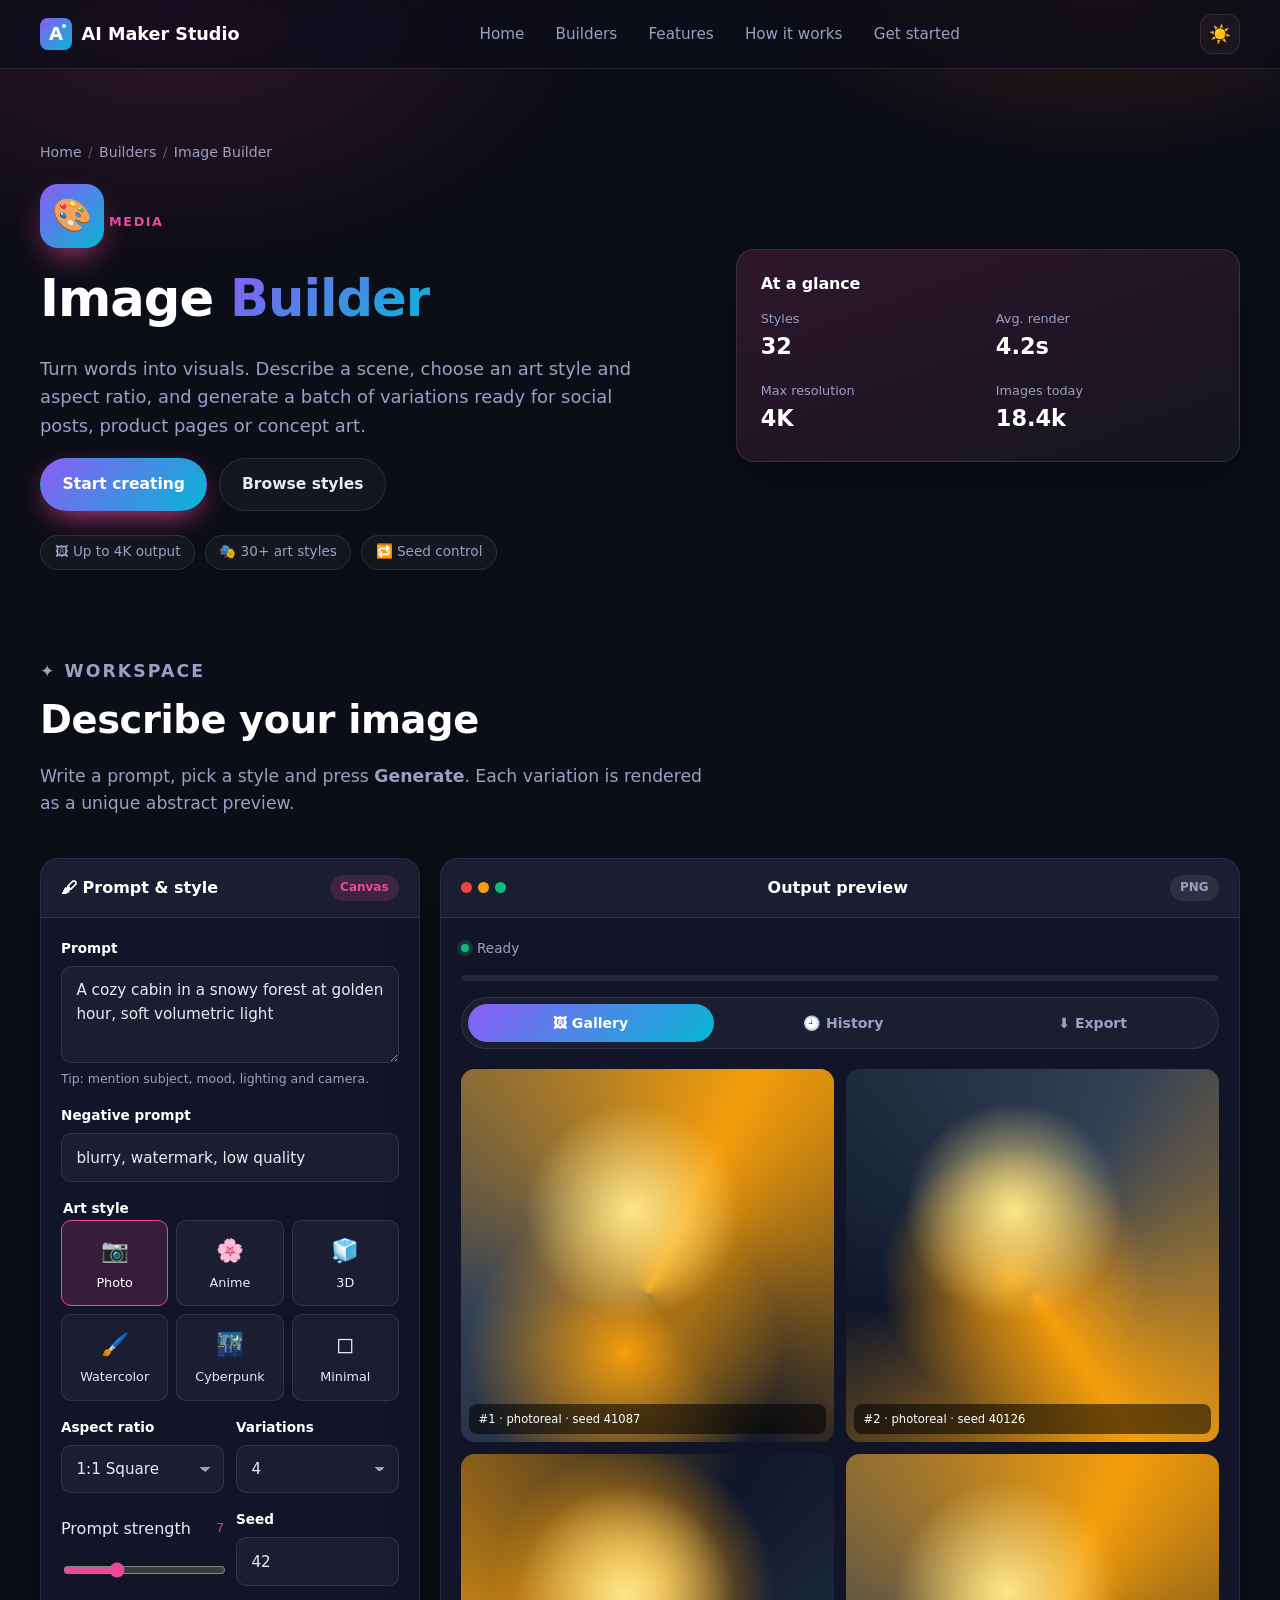
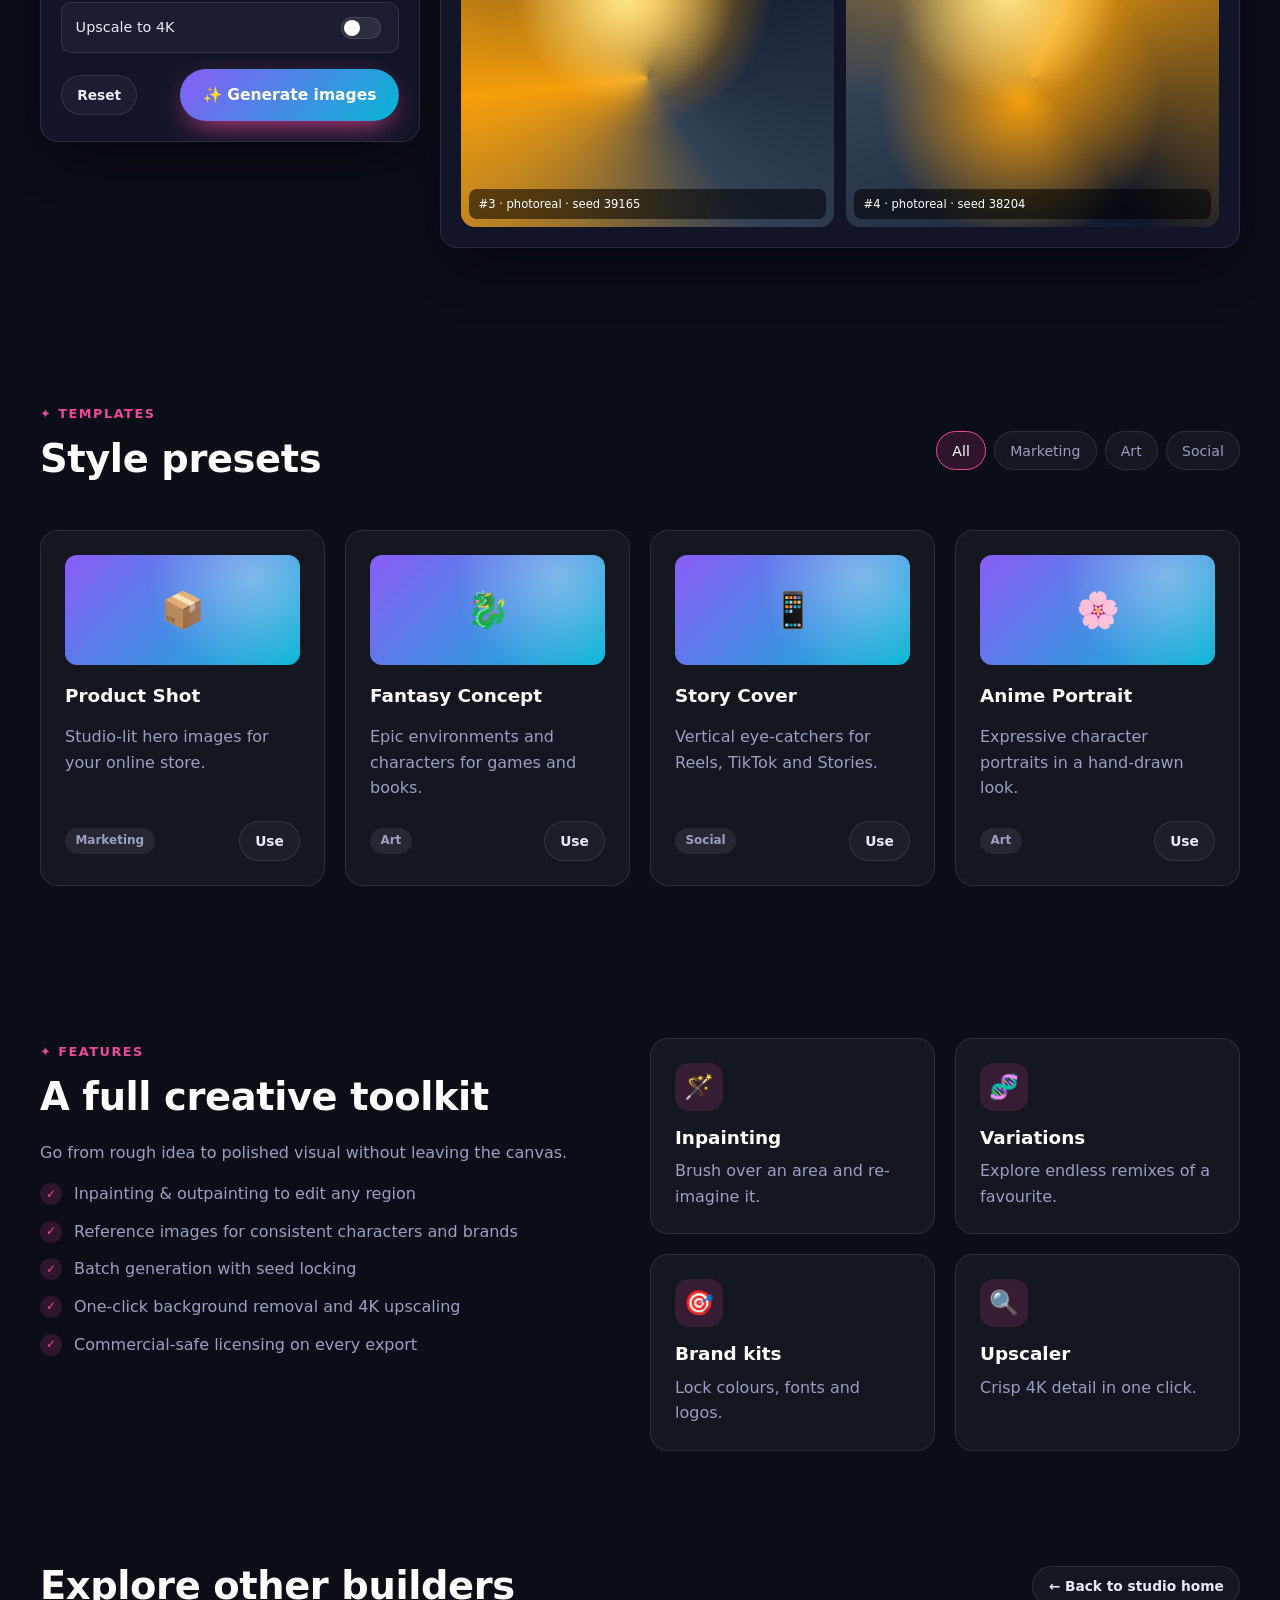
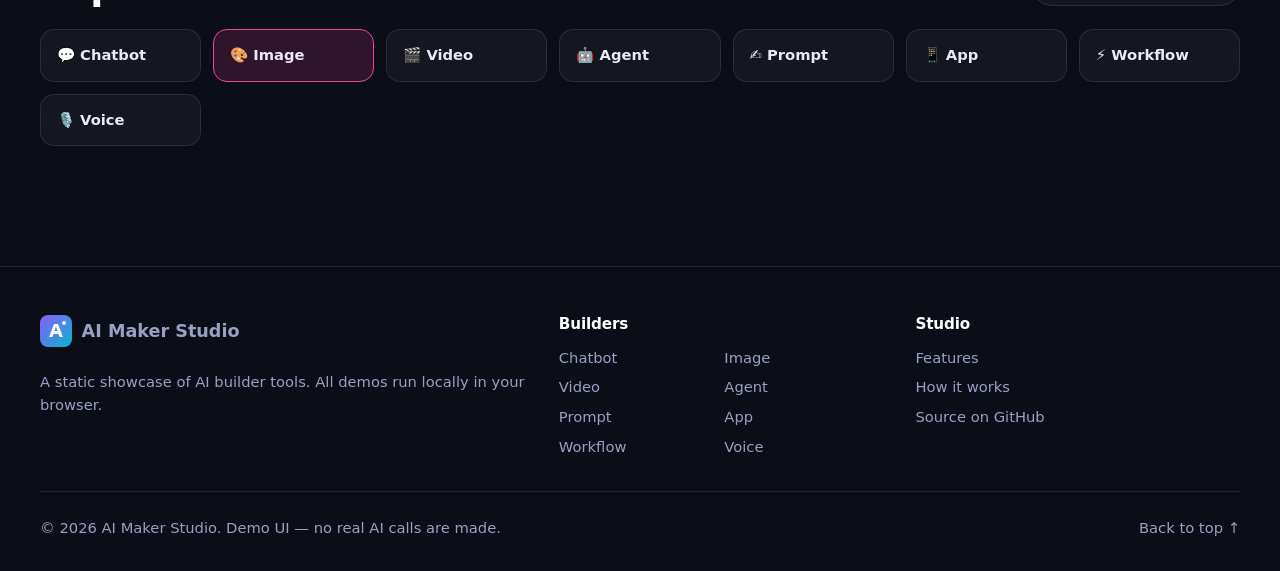
<file: image-builder.html>
<!DOCTYPE html>
<html lang="en">
<head>
  <meta charset="utf-8">
  <meta name="viewport" content="width=device-width, initial-scale=1">
  <title>Image Builder — AI Maker Studio</title>
  <meta name="description" content="Turn prompts into artwork, product shots and illustrations in any style or aspect ratio.">
  <link rel="icon" href="assets/img/favicon.svg" type="image/svg+xml">
  <link rel="stylesheet" href="assets/css/styles.css">
  <script src="assets/js/script.js"></script>
</head>
<body class="theme-image">
  <a class="skip-link" href="#main">Skip to content</a>

  <header class="site-header">
    <div class="container nav-bar">
      <a class="brand" href="index.html"><img src="assets/img/favicon.svg" alt="" width="32" height="32"> AI Maker Studio</a>
      <nav class="site-nav" id="site-nav" aria-label="Main">
        <ul>
          <li><a href="index.html">Home</a></li>
          <li><a href="index.html#builders">Builders</a></li>
          <li><a href="index.html#features">Features</a></li>
          <li><a href="index.html#how-it-works">How it works</a></li>
          <li><a href="index.html#start">Get started</a></li>
        </ul>
      </nav>
      <div class="nav-actions">
        <button class="icon-btn" type="button" data-theme-toggle aria-label="Toggle theme">☀️</button>
        <button class="icon-btn nav-toggle" type="button" data-nav-toggle aria-controls="site-nav" aria-expanded="false" aria-label="Toggle menu">☰</button>
      </div>
    </div>
  </header>

  <main id="main">
    <section class="builder-hero" aria-labelledby="page-title">
      <div class="container builder-hero-inner">
        <div>
          <nav class="breadcrumb" aria-label="Breadcrumb">
            <ol>
              <li><a href="index.html">Home</a></li>
              <li><a href="index.html#builders">Builders</a></li>
              <li aria-current="page">Image Builder</li>
            </ol>
          </nav>
          <span class="builder-icon" aria-hidden="true">🎨</span>
          <p class="eyebrow">Media</p>
          <h1 id="page-title">Image <span class="gradient-text">Builder</span></h1>
          <p class="lead">Turn words into visuals. Describe a scene, choose an art style and aspect ratio, and generate a batch of variations ready for social posts, product pages or concept art.</p>
          <div class="hero-actions">
            <a class="btn btn-primary" href="#workspace">Start creating</a>
            <a class="btn btn-ghost" href="#templates">Browse styles</a>
          </div>
          <ul class="hero-meta">
            <li>🖼 Up to 4K output</li>
            <li>🎭 30+ art styles</li>
            <li>🔁 Seed control</li>
          </ul>
        </div>
        <aside class="hero-card" aria-label="Image builder at a glance">
          <h2>At a glance</h2>
          <dl>
            <div><dt>Styles</dt><dd>32</dd></div>
            <div><dt>Avg. render</dt><dd>4.2s</dd></div>
            <div><dt>Max resolution</dt><dd>4K</dd></div>
            <div><dt>Images today</dt><dd>18.4k</dd></div>
          </dl>
        </aside>
      </div>
    </section>

    <section class="section section--tight" id="workspace" aria-labelledby="workspace-title">
      <div class="container">
        <div class="section-head">
          <p class="eyebrow">✦ Workspace</p>
          <h2 id="workspace-title">Describe your image</h2>
          <p>Write a prompt, pick a style and press <strong>Generate</strong>. Each variation is rendered as a unique abstract preview.</p>
        </div>

        <div class="workspace">
          <form class="panel" data-builder="image" data-output="#image-grid" data-result-tab="tab-gallery" aria-labelledby="config-title">
            <div class="panel-head"><h3 id="config-title">🖌 Prompt &amp; style</h3><span class="badge">Canvas</span></div>
            <div class="panel-body form-grid">
              <div class="field">
                <label for="prompt">Prompt</label>
                <textarea id="prompt" name="prompt" rows="3">A cozy cabin in a snowy forest at golden hour, soft volumetric light</textarea>
                <span class="hint">Tip: mention subject, mood, lighting and camera.</span>
              </div>
              <div class="field">
                <label for="negative">Negative prompt</label>
                <input id="negative" name="negative" type="text" value="blurry, watermark, low quality">
              </div>
              <fieldset>
                <legend>Art style</legend>
                <div class="option-grid">
                  <label class="option-card"><input type="radio" name="style" value="photoreal" checked><span class="emoji" aria-hidden="true">📷</span>Photo</label>
                  <label class="option-card"><input type="radio" name="style" value="anime"><span class="emoji" aria-hidden="true">🌸</span>Anime</label>
                  <label class="option-card"><input type="radio" name="style" value="3d"><span class="emoji" aria-hidden="true">🧊</span>3D</label>
                  <label class="option-card"><input type="radio" name="style" value="watercolor"><span class="emoji" aria-hidden="true">🖌️</span>Watercolor</label>
                  <label class="option-card"><input type="radio" name="style" value="cyberpunk"><span class="emoji" aria-hidden="true">🌃</span>Cyberpunk</label>
                  <label class="option-card"><input type="radio" name="style" value="minimal"><span class="emoji" aria-hidden="true">◻️</span>Minimal</label>
                </div>
              </fieldset>
              <div class="form-row">
                <div class="field">
                  <label for="ratio">Aspect ratio</label>
                  <select id="ratio" name="ratio">
                    <option value="1:1">1:1 Square</option>
                    <option value="16:9">16:9 Landscape</option>
                    <option value="9:16">9:16 Story</option>
                    <option value="4:3">4:3 Classic</option>
                  </select>
                </div>
                <div class="field">
                  <label for="count">Variations</label>
                  <select id="count" name="count">
                    <option value="2">2</option>
                    <option value="4" selected>4</option>
                    <option value="6">6</option>
                  </select>
                </div>
              </div>
              <div class="form-row">
                <div class="field">
                  <div class="range-label"><label for="guidance">Prompt strength</label><output for="guidance"></output></div>
                  <input id="guidance" name="guidance" type="range" min="1" max="20" value="7">
                </div>
                <div class="field">
                  <label for="seed">Seed</label>
                  <input id="seed" name="seed" type="number" value="42" min="0">
                </div>
              </div>
              <label class="toggle">Upscale to 4K <input type="checkbox" name="extras" value="upscale"></label>
              <div class="flex-between">
                <button class="btn btn-ghost btn-sm" type="reset">Reset</button>
                <button class="btn btn-primary" type="submit">✨ Generate images</button>
              </div>
            </div>
          </form>

          <div class="panel" aria-labelledby="preview-title">
            <div class="panel-head">
              <span class="window-dots" aria-hidden="true"><i></i><i></i><i></i></span>
              <h3 id="preview-title">Output preview</h3>
              <span class="badge badge--muted">PNG</span>
            </div>
            <div class="panel-body">
              <div class="status-line" data-status><span class="status-dot"></span><span class="status-text">Ready</span></div>
              <div class="progress mt-1"><span data-progress></span></div>
              <div class="tabs mt-1">
                <div role="tablist" aria-label="Preview views">
                  <button role="tab" id="tab-gallery" aria-controls="panel-gallery" aria-selected="true" type="button">🖼 Gallery</button>
                  <button role="tab" id="tab-history" aria-controls="panel-history" aria-selected="false" type="button">🕘 History</button>
                  <button role="tab" id="tab-export" aria-controls="panel-export" aria-selected="false" type="button">⬇️ Export</button>
                </div>
                <div role="tabpanel" id="panel-gallery" aria-labelledby="tab-gallery">
                  <div class="image-grid" id="image-grid" aria-live="polite"></div>
                </div>
                <div role="tabpanel" id="panel-history" aria-labelledby="tab-history" hidden>
                  <ul class="component-list">
                    <li><span>🌌 Nebula over mountains</span><span class="badge badge--muted">2 min ago</span></li>
                    <li><span>🍜 Ramen shop, rainy night</span><span class="badge badge--muted">12 min ago</span></li>
                    <li><span>🦊 Fox astronaut portrait</span><span class="badge badge--muted">1 h ago</span></li>
                  </ul>
                </div>
                <div role="tabpanel" id="panel-export" aria-labelledby="tab-export" hidden>
                  <div class="grid grid-mini">
                    <button class="btn btn-ghost" type="button">PNG · lossless</button>
                    <button class="btn btn-ghost" type="button">JPG · web</button>
                    <button class="btn btn-ghost" type="button">WebP · small</button>
                    <button class="btn btn-ghost" type="button">ZIP · all variations</button>
                  </div>
                  <p class="muted mt-1">Export buttons are part of the UI mock-up.</p>
                </div>
              </div>
            </div>
          </div>
        </div>
      </div>
    </section>

    <section class="section" id="templates" aria-labelledby="templates-title">
      <div class="container">
        <div class="toolbar">
          <div>
            <p class="eyebrow">✦ Templates</p>
            <h2 id="templates-title">Style presets</h2>
          </div>
          <div class="chip-group" role="group" aria-label="Filter templates" data-filter-group="#template-grid">
            <button class="chip" type="button" data-filter="all" aria-pressed="true">All</button>
            <button class="chip" type="button" data-filter="marketing" aria-pressed="false">Marketing</button>
            <button class="chip" type="button" data-filter="art" aria-pressed="false">Art</button>
            <button class="chip" type="button" data-filter="social" aria-pressed="false">Social</button>
          </div>
        </div>
        <div class="grid grid-4" id="template-grid">
          <article class="card template-card" data-category="marketing">
            <div class="template-thumb" aria-hidden="true">📦</div>
            <h3>Product Shot</h3>
            <p>Studio-lit hero images for your online store.</p>
            <div class="template-meta"><span class="badge badge--muted">Marketing</span>
              <button class="btn btn-ghost btn-sm" type="button" data-template='{"prompt":"Minimal product photo of a matte ceramic coffee mug on a pastel podium, soft studio lighting","style":"photoreal","ratio":"1:1","count":"4"}'>Use</button></div>
          </article>
          <article class="card template-card" data-category="art">
            <div class="template-thumb" aria-hidden="true">🐉</div>
            <h3>Fantasy Concept</h3>
            <p>Epic environments and characters for games and books.</p>
            <div class="template-meta"><span class="badge badge--muted">Art</span>
              <button class="btn btn-ghost btn-sm" type="button" data-template='{"prompt":"A dragon sleeping on a floating island above the clouds, epic fantasy concept art","style":"3d","ratio":"16:9","count":"4"}'>Use</button></div>
          </article>
          <article class="card template-card" data-category="social">
            <div class="template-thumb" aria-hidden="true">📱</div>
            <h3>Story Cover</h3>
            <p>Vertical eye-catchers for Reels, TikTok and Stories.</p>
            <div class="template-meta"><span class="badge badge--muted">Social</span>
              <button class="btn btn-ghost btn-sm" type="button" data-template='{"prompt":"Neon city street at night with rain reflections, bold vertical composition","style":"cyberpunk","ratio":"9:16","count":"2"}'>Use</button></div>
          </article>
          <article class="card template-card" data-category="art social">
            <div class="template-thumb" aria-hidden="true">🌸</div>
            <h3>Anime Portrait</h3>
            <p>Expressive character portraits in a hand-drawn look.</p>
            <div class="template-meta"><span class="badge badge--muted">Art</span>
              <button class="btn btn-ghost btn-sm" type="button" data-template='{"prompt":"Anime girl with headphones in a sunny cherry blossom park, cel shading","style":"anime","ratio":"4:3","count":"4"}'>Use</button></div>
          </article>
        </div>
      </div>
    </section>

    <section class="section section--tight" aria-labelledby="features-title">
      <div class="container grid grid-2">
        <div>
          <p class="eyebrow">✦ Features</p>
          <h2 id="features-title">A full creative toolkit</h2>
          <p class="muted">Go from rough idea to polished visual without leaving the canvas.</p>
          <ul class="feature-list mt-1">
            <li>Inpainting &amp; outpainting to edit any region</li>
            <li>Reference images for consistent characters and brands</li>
            <li>Batch generation with seed locking</li>
            <li>One-click background removal and 4K upscaling</li>
            <li>Commercial-safe licensing on every export</li>
          </ul>
        </div>
        <div class="grid grid-mini">
          <article class="card"><span class="card-icon" aria-hidden="true">🪄</span><h3>Inpainting</h3><p>Brush over an area and re-imagine it.</p></article>
          <article class="card"><span class="card-icon" aria-hidden="true">🧬</span><h3>Variations</h3><p>Explore endless remixes of a favourite.</p></article>
          <article class="card"><span class="card-icon" aria-hidden="true">🎯</span><h3>Brand kits</h3><p>Lock colours, fonts and logos.</p></article>
          <article class="card"><span class="card-icon" aria-hidden="true">🔍</span><h3>Upscaler</h3><p>Crisp 4K detail in one click.</p></article>
        </div>
      </div>
    </section>
    <section class="section section--tight" aria-labelledby="related-title">
      <div class="container">
        <div class="flex-between related-head">
          <h2 id="related-title">Explore other builders</h2>
          <a class="btn btn-ghost btn-sm" href="index.html">← Back to studio home</a>
        </div>
        <ul class="related-grid">
          <li><a href="chatbot-builder.html">💬 Chatbot</a></li>
          <li><a href="image-builder.html" aria-current="page">🎨 Image</a></li>
          <li><a href="video-builder.html">🎬 Video</a></li>
          <li><a href="agent-builder.html">🤖 Agent</a></li>
          <li><a href="prompt-builder.html">✍️ Prompt</a></li>
          <li><a href="app-builder.html">📱 App</a></li>
          <li><a href="workflow-builder.html">⚡ Workflow</a></li>
          <li><a href="voice-builder.html">🎙️ Voice</a></li>
        </ul>
      </div>
    </section>
  </main>

  <footer class="site-footer">
    <div class="container">
      <div class="footer-grid">
        <div>
          <a class="brand" href="index.html"><img src="assets/img/favicon.svg" alt="" width="32" height="32"> AI Maker Studio</a>
          <p class="mt-1">A static showcase of AI builder tools. All demos run locally in your browser.</p>
        </div>
        <div>
          <h2>Builders</h2>
          <ul class="footer-cols">
            <li><a href="chatbot-builder.html">Chatbot</a></li>
            <li><a href="image-builder.html">Image</a></li>
            <li><a href="video-builder.html">Video</a></li>
            <li><a href="agent-builder.html">Agent</a></li>
            <li><a href="prompt-builder.html">Prompt</a></li>
            <li><a href="app-builder.html">App</a></li>
            <li><a href="workflow-builder.html">Workflow</a></li>
            <li><a href="voice-builder.html">Voice</a></li>
          </ul>
        </div>
        <div>
          <h2>Studio</h2>
          <ul>
            <li><a href="index.html#features">Features</a></li>
            <li><a href="index.html#how-it-works">How it works</a></li>
            <li><a href="https://github.com/jodaaisupport-commits/ai-maker-studio">Source on GitHub</a></li>
          </ul>
        </div>
      </div>
      <div class="footer-bottom">
        <span>© <span data-year>2026</span> AI Maker Studio. Demo UI — no real AI calls are made.</span>
        <a href="#main">Back to top ↑</a>
      </div>
    </div>
  </footer>
</body>
</html>
</file>
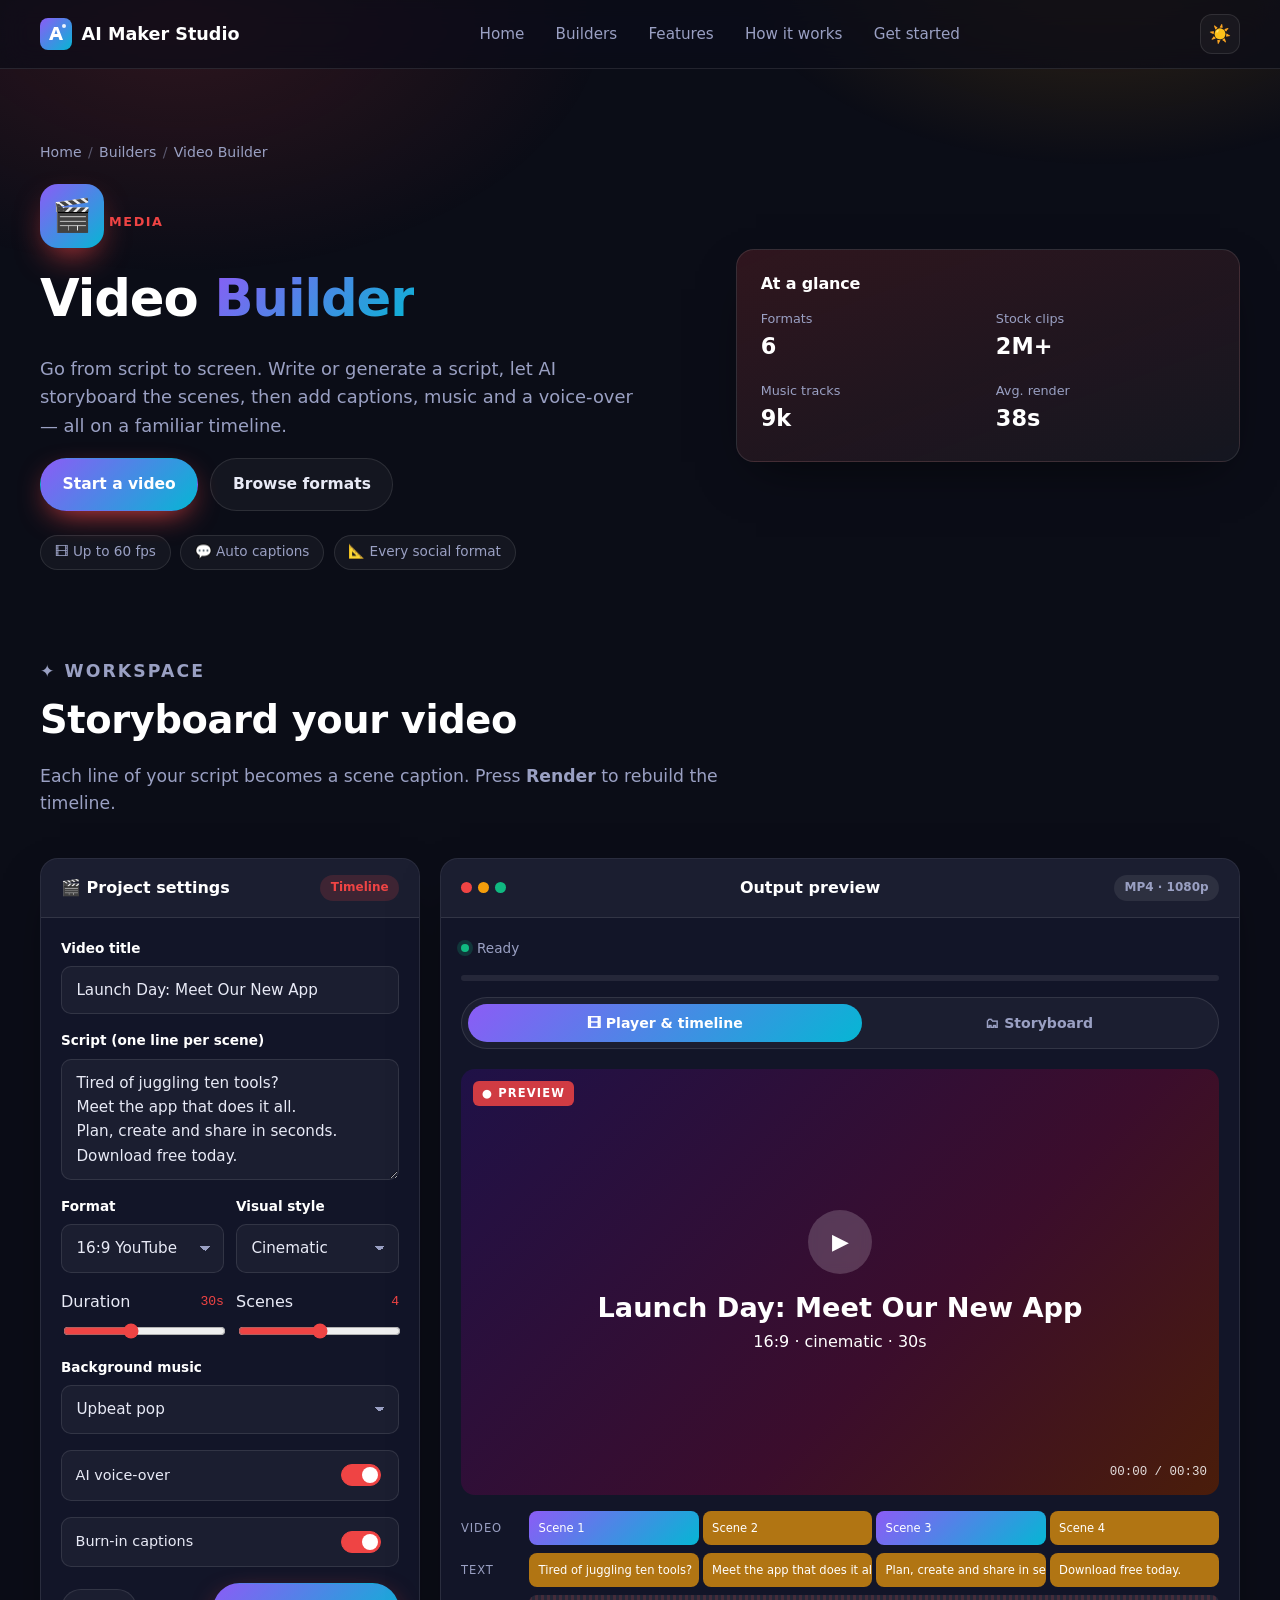
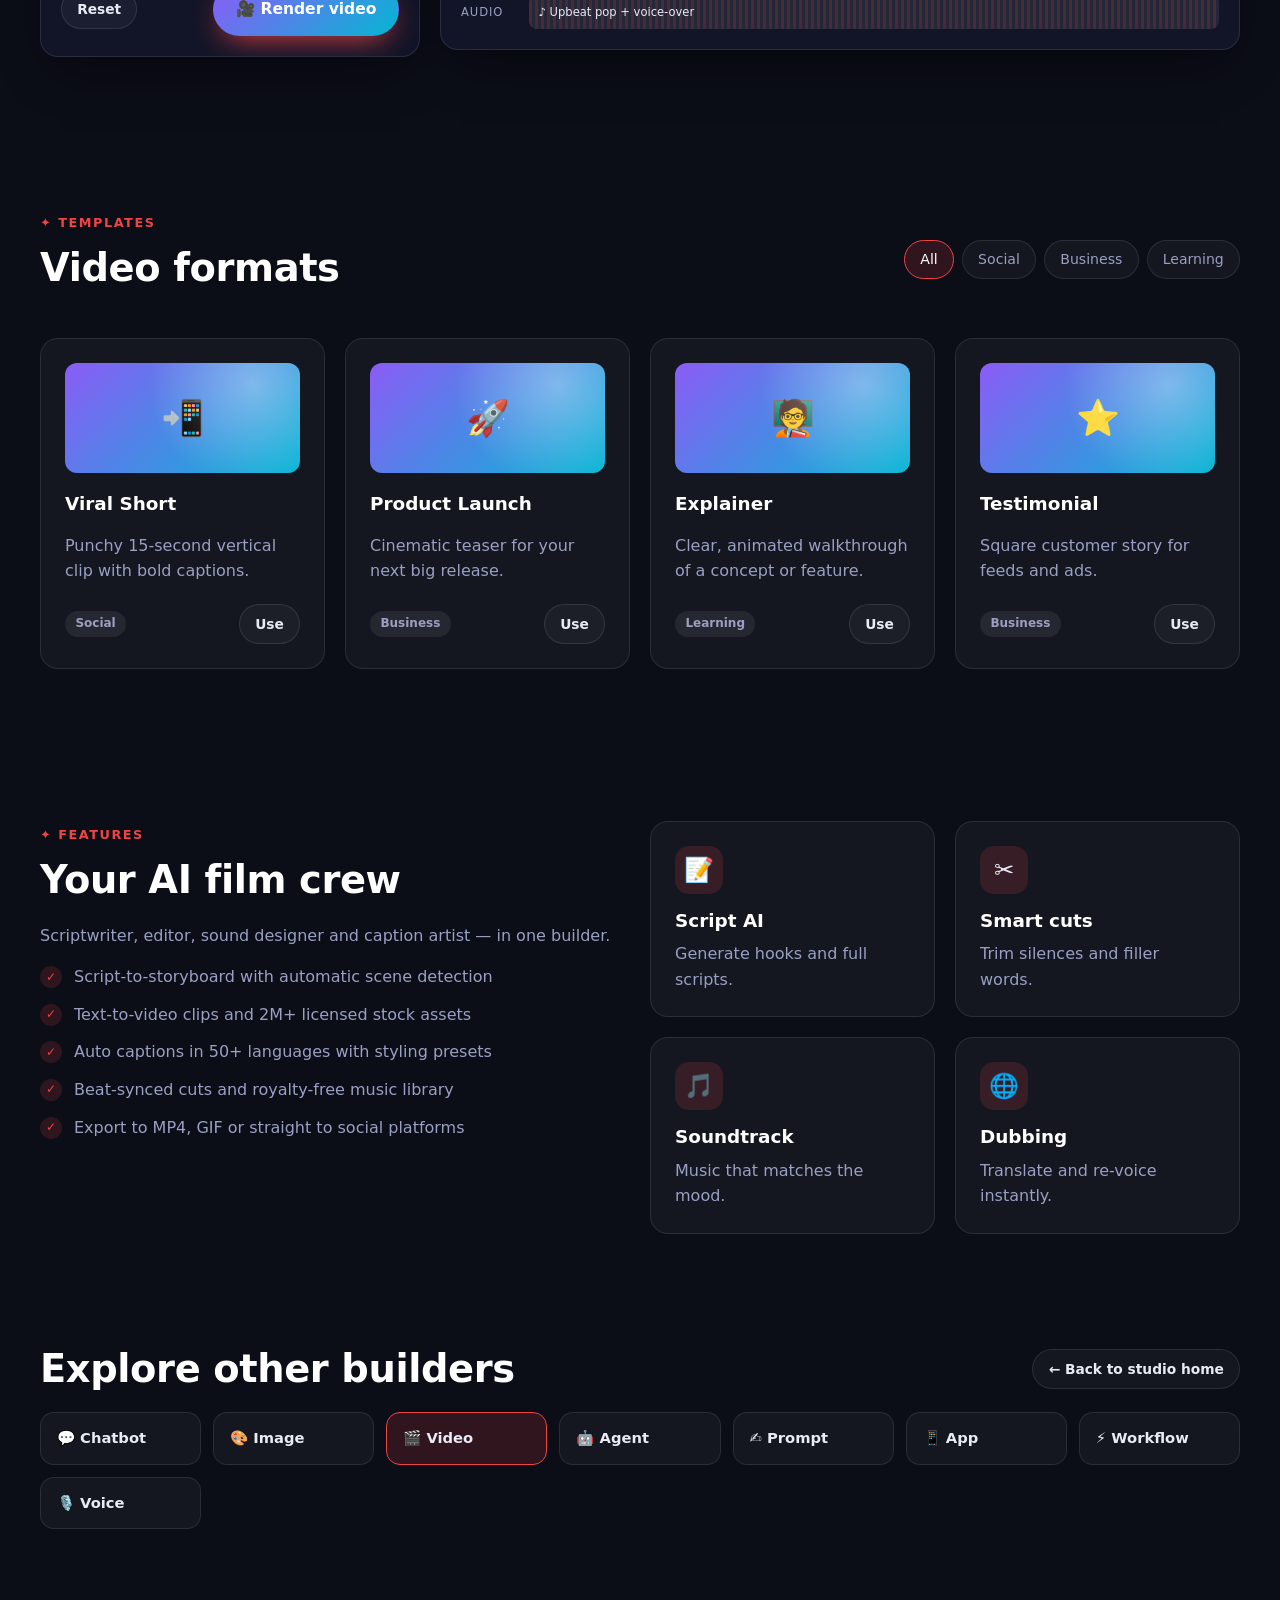
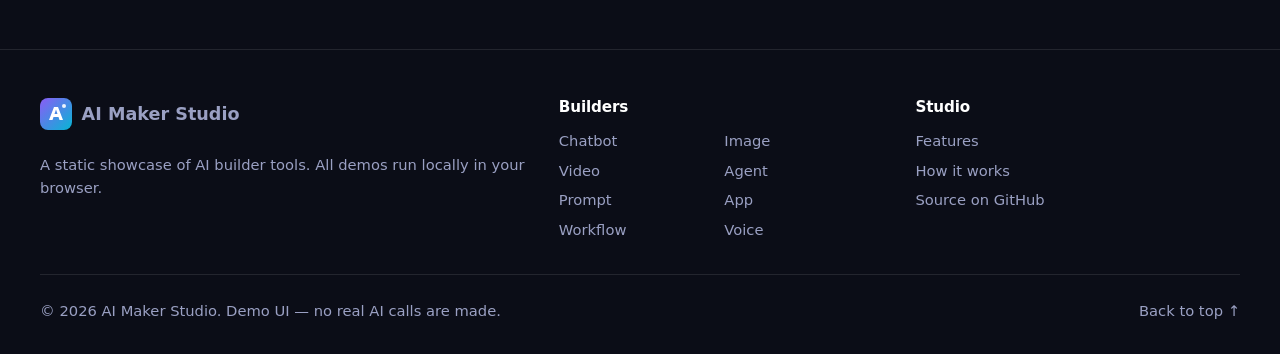
<file: video-builder.html>
<!DOCTYPE html>
<html lang="en">
<head>
  <meta charset="utf-8">
  <meta name="viewport" content="width=device-width, initial-scale=1">
  <title>Video Builder — AI Maker Studio</title>
  <meta name="description" content="Script, storyboard and render short-form videos with captions, music and voice-over.">
  <link rel="icon" href="assets/img/favicon.svg" type="image/svg+xml">
  <link rel="stylesheet" href="assets/css/styles.css">
  <script src="assets/js/script.js"></script>
</head>
<body class="theme-video">
  <a class="skip-link" href="#main">Skip to content</a>

  <header class="site-header">
    <div class="container nav-bar">
      <a class="brand" href="index.html"><img src="assets/img/favicon.svg" alt="" width="32" height="32"> AI Maker Studio</a>
      <nav class="site-nav" id="site-nav" aria-label="Main">
        <ul>
          <li><a href="index.html">Home</a></li>
          <li><a href="index.html#builders">Builders</a></li>
          <li><a href="index.html#features">Features</a></li>
          <li><a href="index.html#how-it-works">How it works</a></li>
          <li><a href="index.html#start">Get started</a></li>
        </ul>
      </nav>
      <div class="nav-actions">
        <button class="icon-btn" type="button" data-theme-toggle aria-label="Toggle theme">☀️</button>
        <button class="icon-btn nav-toggle" type="button" data-nav-toggle aria-controls="site-nav" aria-expanded="false" aria-label="Toggle menu">☰</button>
      </div>
    </div>
  </header>

  <main id="main">
    <section class="builder-hero" aria-labelledby="page-title">
      <div class="container builder-hero-inner">
        <div>
          <nav class="breadcrumb" aria-label="Breadcrumb">
            <ol>
              <li><a href="index.html">Home</a></li>
              <li><a href="index.html#builders">Builders</a></li>
              <li aria-current="page">Video Builder</li>
            </ol>
          </nav>
          <span class="builder-icon" aria-hidden="true">🎬</span>
          <p class="eyebrow">Media</p>
          <h1 id="page-title">Video <span class="gradient-text">Builder</span></h1>
          <p class="lead">Go from script to screen. Write or generate a script, let AI storyboard the scenes, then add captions, music and a voice-over — all on a familiar timeline.</p>
          <div class="hero-actions">
            <a class="btn btn-primary" href="#workspace">Start a video</a>
            <a class="btn btn-ghost" href="#templates">Browse formats</a>
          </div>
          <ul class="hero-meta">
            <li>🎞 Up to 60 fps</li>
            <li>💬 Auto captions</li>
            <li>📐 Every social format</li>
          </ul>
        </div>
        <aside class="hero-card" aria-label="Video builder at a glance">
          <h2>At a glance</h2>
          <dl>
            <div><dt>Formats</dt><dd>6</dd></div>
            <div><dt>Stock clips</dt><dd>2M+</dd></div>
            <div><dt>Music tracks</dt><dd>9k</dd></div>
            <div><dt>Avg. render</dt><dd>38s</dd></div>
          </dl>
        </aside>
      </div>
    </section>

    <section class="section section--tight" id="workspace" aria-labelledby="workspace-title">
      <div class="container">
        <div class="section-head">
          <p class="eyebrow">✦ Workspace</p>
          <h2 id="workspace-title">Storyboard your video</h2>
          <p>Each line of your script becomes a scene caption. Press <strong>Render</strong> to rebuild the timeline.</p>
        </div>

        <div class="workspace">
          <form class="panel" data-builder="video" data-output="#video-stage" data-result-tab="tab-timeline" aria-labelledby="config-title">
            <div class="panel-head"><h3 id="config-title">🎬 Project settings</h3><span class="badge">Timeline</span></div>
            <div class="panel-body form-grid">
              <div class="field">
                <label for="title">Video title</label>
                <input id="title" name="title" type="text" value="Launch Day: Meet Our New App">
              </div>
              <div class="field">
                <label for="script">Script (one line per scene)</label>
                <textarea id="script" name="script" rows="4">Tired of juggling ten tools?
Meet the app that does it all.
Plan, create and share in seconds.
Download free today.</textarea>
              </div>
              <div class="form-row">
                <div class="field">
                  <label for="format">Format</label>
                  <select id="format" name="format">
                    <option value="16:9">16:9 YouTube</option>
                    <option value="9:16">9:16 Reels / TikTok</option>
                    <option value="1:1">1:1 Feed</option>
                  </select>
                </div>
                <div class="field">
                  <label for="vstyle">Visual style</label>
                  <select id="vstyle" name="vstyle">
                    <option value="cinematic">Cinematic</option>
                    <option value="motion graphics">Motion graphics</option>
                    <option value="documentary">Documentary</option>
                    <option value="animated">Animated</option>
                  </select>
                </div>
              </div>
              <div class="form-row">
                <div class="field">
                  <div class="range-label"><label for="duration">Duration</label><output for="duration"></output></div>
                  <input id="duration" name="duration" type="range" min="10" max="59" value="30" data-suffix="s">
                </div>
                <div class="field">
                  <div class="range-label"><label for="scenes">Scenes</label><output for="scenes"></output></div>
                  <input id="scenes" name="scenes" type="range" min="2" max="6" value="4">
                </div>
              </div>
              <div class="field">
                <label for="music">Background music</label>
                <select id="music" name="music">
                  <option value="Upbeat pop">Upbeat pop</option>
                  <option value="Ambient">Ambient</option>
                  <option value="Epic orchestral">Epic orchestral</option>
                  <option value="Lo-fi beats">Lo-fi beats</option>
                </select>
              </div>
              <label class="toggle">AI voice-over <input type="checkbox" name="voiceover" value="on" checked></label>
              <label class="toggle">Burn-in captions <input type="checkbox" name="captions" value="on" checked></label>
              <div class="flex-between">
                <button class="btn btn-ghost btn-sm" type="reset">Reset</button>
                <button class="btn btn-primary" type="submit">🎥 Render video</button>
              </div>
            </div>
          </form>

          <div class="panel" aria-labelledby="preview-title">
            <div class="panel-head">
              <span class="window-dots" aria-hidden="true"><i></i><i></i><i></i></span>
              <h3 id="preview-title">Output preview</h3>
              <span class="badge badge--muted">MP4 · 1080p</span>
            </div>
            <div class="panel-body">
              <div class="status-line" data-status><span class="status-dot"></span><span class="status-text">Ready</span></div>
              <div class="progress mt-1"><span data-progress></span></div>
              <div class="tabs mt-1">
                <div role="tablist" aria-label="Preview views">
                  <button role="tab" id="tab-timeline" aria-controls="panel-timeline" aria-selected="true" type="button">🎞 Player &amp; timeline</button>
                  <button role="tab" id="tab-storyboard" aria-controls="panel-storyboard" aria-selected="false" type="button">🗂 Storyboard</button>
                </div>
                <div role="tabpanel" id="panel-timeline" aria-labelledby="tab-timeline">
                  <div class="video-stage" id="video-stage">
                    <span class="rec">● PREVIEW</span>
                    <div class="scene-title">
                      <button class="play" type="button" aria-label="Play preview">▶</button>
                      <strong id="video-title">Launch Day</strong>
                      <span id="video-sub">16:9 · cinematic · 30s</span>
                    </div>
                    <span class="timecode" id="video-time">00:00 / 00:30</span>
                  </div>
                  <div class="timeline" role="group" aria-label="Timeline">
                    <div class="track" id="track-video"><span class="track-label">Video</span></div>
                    <div class="track" id="track-text"><span class="track-label">Text</span></div>
                    <div class="track" id="track-audio"><span class="track-label">Audio</span></div>
                  </div>
                </div>
                <div role="tabpanel" id="panel-storyboard" aria-labelledby="tab-storyboard" hidden>
                  <div class="grid grid-mini">
                    <article class="card"><span class="card-icon" aria-hidden="true">🌆</span><h3>Scene 1 · Hook</h3><p>Fast cuts of a busy desk, frustrated user.</p></article>
                    <article class="card"><span class="card-icon" aria-hidden="true">✨</span><h3>Scene 2 · Reveal</h3><p>Logo animation with light sweep.</p></article>
                    <article class="card"><span class="card-icon" aria-hidden="true">📲</span><h3>Scene 3 · Demo</h3><p>Screen recording with zoom-ins.</p></article>
                    <article class="card"><span class="card-icon" aria-hidden="true">🎯</span><h3>Scene 4 · CTA</h3><p>App store badges and tagline.</p></article>
                  </div>
                </div>
              </div>
            </div>
          </div>
        </div>
      </div>
    </section>

    <section class="section" id="templates" aria-labelledby="templates-title">
      <div class="container">
        <div class="toolbar">
          <div>
            <p class="eyebrow">✦ Templates</p>
            <h2 id="templates-title">Video formats</h2>
          </div>
          <div class="chip-group" role="group" aria-label="Filter templates" data-filter-group="#template-grid">
            <button class="chip" type="button" data-filter="all" aria-pressed="true">All</button>
            <button class="chip" type="button" data-filter="social" aria-pressed="false">Social</button>
            <button class="chip" type="button" data-filter="business" aria-pressed="false">Business</button>
            <button class="chip" type="button" data-filter="learning" aria-pressed="false">Learning</button>
          </div>
        </div>
        <div class="grid grid-4" id="template-grid">
          <article class="card template-card" data-category="social">
            <div class="template-thumb" aria-hidden="true">📲</div>
            <h3>Viral Short</h3>
            <p>Punchy 15-second vertical clip with bold captions.</p>
            <div class="template-meta"><span class="badge badge--muted">Social</span>
              <button class="btn btn-ghost btn-sm" type="button" data-template='{"title":"3 Tricks You Didn’t Know","format":"9:16","vstyle":"motion graphics","duration":"15","scenes":"3","music":"Upbeat pop","script":"Trick #1 will blow your mind\nTrick #2 saves hours\nFollow for more!"}'>Use</button></div>
          </article>
          <article class="card template-card" data-category="business">
            <div class="template-thumb" aria-hidden="true">🚀</div>
            <h3>Product Launch</h3>
            <p>Cinematic teaser for your next big release.</p>
            <div class="template-meta"><span class="badge badge--muted">Business</span>
              <button class="btn btn-ghost btn-sm" type="button" data-template='{"title":"Introducing Aurora","format":"16:9","vstyle":"cinematic","duration":"45","scenes":"5","music":"Epic orchestral","script":"Something new is coming\nDesigned for creators\nPowered by AI\nBuilt for speed\nAvailable now"}'>Use</button></div>
          </article>
          <article class="card template-card" data-category="learning">
            <div class="template-thumb" aria-hidden="true">🧑‍🏫</div>
            <h3>Explainer</h3>
            <p>Clear, animated walkthrough of a concept or feature.</p>
            <div class="template-meta"><span class="badge badge--muted">Learning</span>
              <button class="btn btn-ghost btn-sm" type="button" data-template='{"title":"How Neural Networks Learn","format":"16:9","vstyle":"animated","duration":"59","scenes":"6","music":"Lo-fi beats","script":"What is a neuron?\nLayers stack up\nWeights get adjusted\nLoss goes down\nPredictions improve\nNow you know!"}'>Use</button></div>
          </article>
          <article class="card template-card" data-category="business social">
            <div class="template-thumb" aria-hidden="true">⭐</div>
            <h3>Testimonial</h3>
            <p>Square customer story for feeds and ads.</p>
            <div class="template-meta"><span class="badge badge--muted">Business</span>
              <button class="btn btn-ghost btn-sm" type="button" data-template='{"title":"Why Lena Loves Us","format":"1:1","vstyle":"documentary","duration":"30","scenes":"4","music":"Ambient","script":"Meet Lena, a bakery owner\nShe needed more time\nNow orders run themselves\nJoin 10,000 happy owners"}'>Use</button></div>
          </article>
        </div>
      </div>
    </section>

    <section class="section section--tight" aria-labelledby="features-title">
      <div class="container grid grid-2">
        <div>
          <p class="eyebrow">✦ Features</p>
          <h2 id="features-title">Your AI film crew</h2>
          <p class="muted">Scriptwriter, editor, sound designer and caption artist — in one builder.</p>
          <ul class="feature-list mt-1">
            <li>Script-to-storyboard with automatic scene detection</li>
            <li>Text-to-video clips and 2M+ licensed stock assets</li>
            <li>Auto captions in 50+ languages with styling presets</li>
            <li>Beat-synced cuts and royalty-free music library</li>
            <li>Export to MP4, GIF or straight to social platforms</li>
          </ul>
        </div>
        <div class="grid grid-mini">
          <article class="card"><span class="card-icon" aria-hidden="true">📝</span><h3>Script AI</h3><p>Generate hooks and full scripts.</p></article>
          <article class="card"><span class="card-icon" aria-hidden="true">✂️</span><h3>Smart cuts</h3><p>Trim silences and filler words.</p></article>
          <article class="card"><span class="card-icon" aria-hidden="true">🎵</span><h3>Soundtrack</h3><p>Music that matches the mood.</p></article>
          <article class="card"><span class="card-icon" aria-hidden="true">🌐</span><h3>Dubbing</h3><p>Translate and re-voice instantly.</p></article>
        </div>
      </div>
    </section>
    <section class="section section--tight" aria-labelledby="related-title">
      <div class="container">
        <div class="flex-between related-head">
          <h2 id="related-title">Explore other builders</h2>
          <a class="btn btn-ghost btn-sm" href="index.html">← Back to studio home</a>
        </div>
        <ul class="related-grid">
          <li><a href="chatbot-builder.html">💬 Chatbot</a></li>
          <li><a href="image-builder.html">🎨 Image</a></li>
          <li><a href="video-builder.html" aria-current="page">🎬 Video</a></li>
          <li><a href="agent-builder.html">🤖 Agent</a></li>
          <li><a href="prompt-builder.html">✍️ Prompt</a></li>
          <li><a href="app-builder.html">📱 App</a></li>
          <li><a href="workflow-builder.html">⚡ Workflow</a></li>
          <li><a href="voice-builder.html">🎙️ Voice</a></li>
        </ul>
      </div>
    </section>
  </main>

  <footer class="site-footer">
    <div class="container">
      <div class="footer-grid">
        <div>
          <a class="brand" href="index.html"><img src="assets/img/favicon.svg" alt="" width="32" height="32"> AI Maker Studio</a>
          <p class="mt-1">A static showcase of AI builder tools. All demos run locally in your browser.</p>
        </div>
        <div>
          <h2>Builders</h2>
          <ul class="footer-cols">
            <li><a href="chatbot-builder.html">Chatbot</a></li>
            <li><a href="image-builder.html">Image</a></li>
            <li><a href="video-builder.html">Video</a></li>
            <li><a href="agent-builder.html">Agent</a></li>
            <li><a href="prompt-builder.html">Prompt</a></li>
            <li><a href="app-builder.html">App</a></li>
            <li><a href="workflow-builder.html">Workflow</a></li>
            <li><a href="voice-builder.html">Voice</a></li>
          </ul>
        </div>
        <div>
          <h2>Studio</h2>
          <ul>
            <li><a href="index.html#features">Features</a></li>
            <li><a href="index.html#how-it-works">How it works</a></li>
            <li><a href="https://github.com/jodaaisupport-commits/ai-maker-studio">Source on GitHub</a></li>
          </ul>
        </div>
      </div>
      <div class="footer-bottom">
        <span>© <span data-year>2026</span> AI Maker Studio. Demo UI — no real AI calls are made.</span>
        <a href="#main">Back to top ↑</a>
      </div>
    </div>
  </footer>
</body>
</html>
</file>
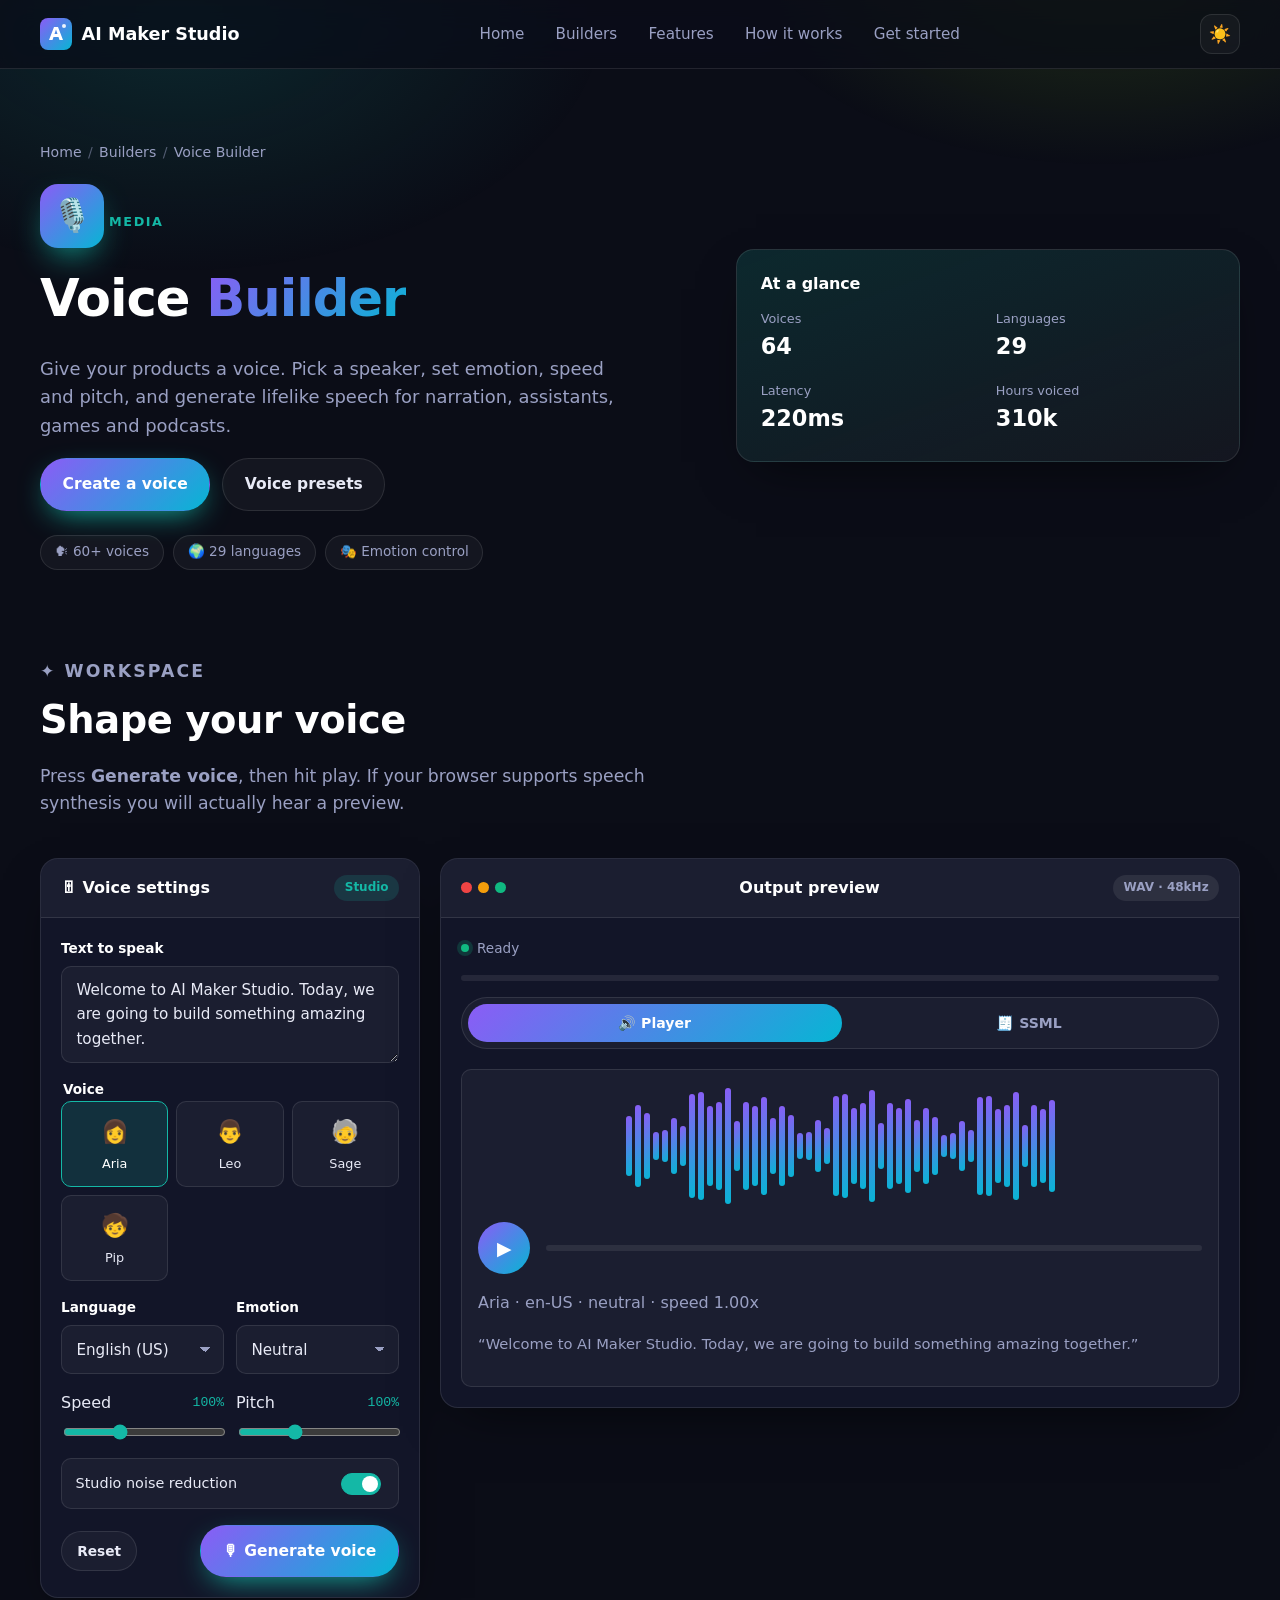
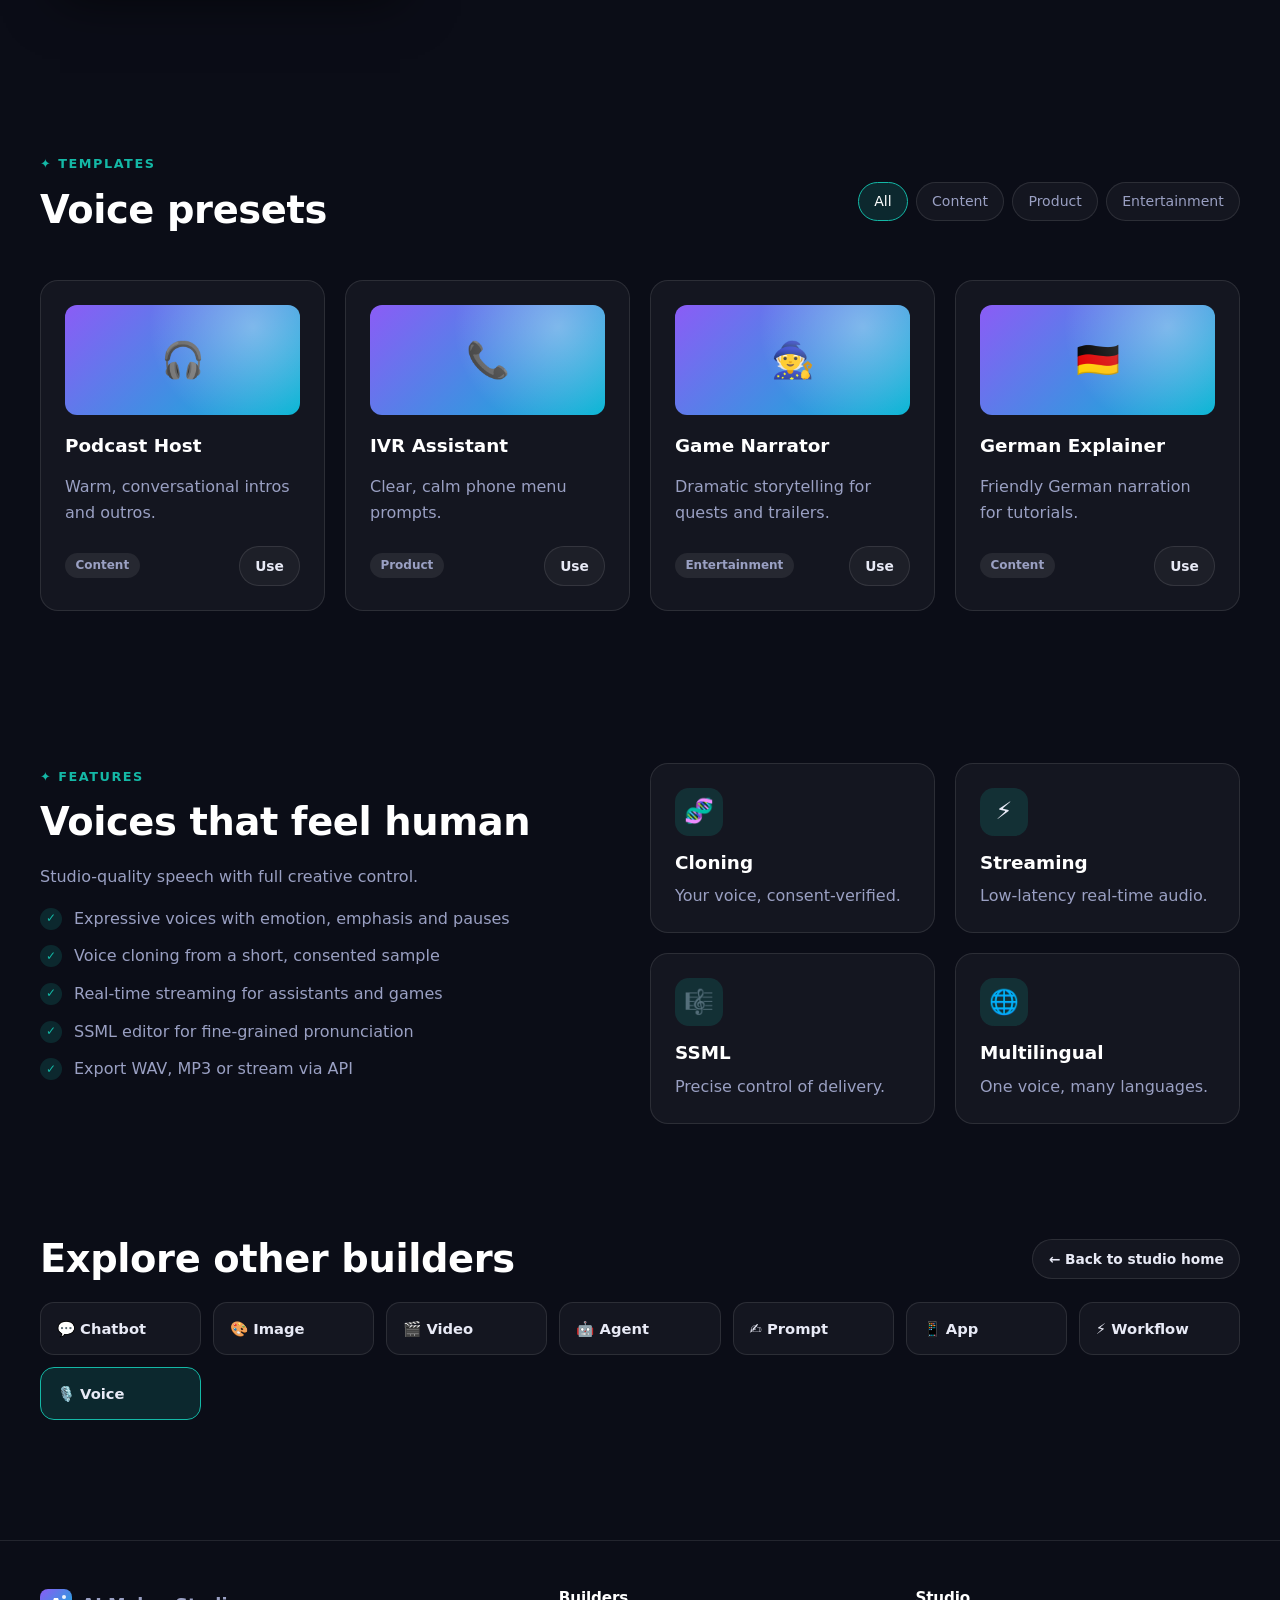
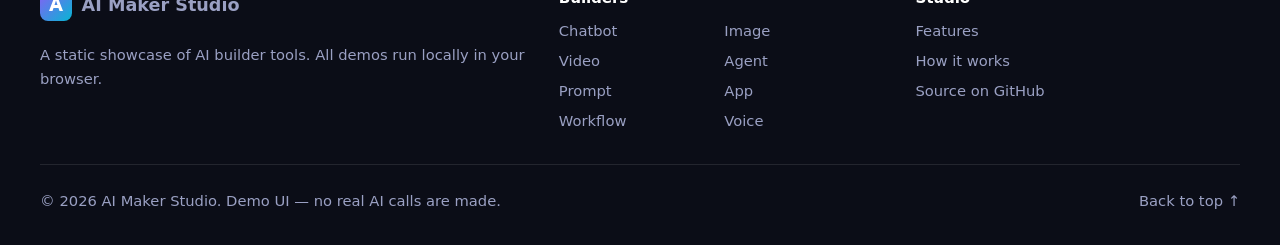
<file: voice-builder.html>
<!DOCTYPE html>
<html lang="en">
<head>
  <meta charset="utf-8">
  <meta name="viewport" content="width=device-width, initial-scale=1">
  <title>Voice Builder — AI Maker Studio</title>
  <meta name="description" content="Create natural AI voices for narration, assistants and podcasts.">
  <link rel="icon" href="assets/img/favicon.svg" type="image/svg+xml">
  <link rel="stylesheet" href="assets/css/styles.css">
  <script src="assets/js/script.js"></script>
</head>
<body class="theme-voice">
  <a class="skip-link" href="#main">Skip to content</a>

  <header class="site-header">
    <div class="container nav-bar">
      <a class="brand" href="index.html"><img src="assets/img/favicon.svg" alt="" width="32" height="32"> AI Maker Studio</a>
      <nav class="site-nav" id="site-nav" aria-label="Main">
        <ul>
          <li><a href="index.html">Home</a></li>
          <li><a href="index.html#builders">Builders</a></li>
          <li><a href="index.html#features">Features</a></li>
          <li><a href="index.html#how-it-works">How it works</a></li>
          <li><a href="index.html#start">Get started</a></li>
        </ul>
      </nav>
      <div class="nav-actions">
        <button class="icon-btn" type="button" data-theme-toggle aria-label="Toggle theme">☀️</button>
        <button class="icon-btn nav-toggle" type="button" data-nav-toggle aria-controls="site-nav" aria-expanded="false" aria-label="Toggle menu">☰</button>
      </div>
    </div>
  </header>

  <main id="main">
    <section class="builder-hero" aria-labelledby="page-title">
      <div class="container builder-hero-inner">
        <div>
          <nav class="breadcrumb" aria-label="Breadcrumb">
            <ol>
              <li><a href="index.html">Home</a></li>
              <li><a href="index.html#builders">Builders</a></li>
              <li aria-current="page">Voice Builder</li>
            </ol>
          </nav>
          <span class="builder-icon" aria-hidden="true">🎙️</span>
          <p class="eyebrow">Media</p>
          <h1 id="page-title">Voice <span class="gradient-text">Builder</span></h1>
          <p class="lead">Give your products a voice. Pick a speaker, set emotion, speed and pitch, and generate lifelike speech for narration, assistants, games and podcasts.</p>
          <div class="hero-actions">
            <a class="btn btn-primary" href="#workspace">Create a voice</a>
            <a class="btn btn-ghost" href="#templates">Voice presets</a>
          </div>
          <ul class="hero-meta">
            <li>🗣 60+ voices</li>
            <li>🌍 29 languages</li>
            <li>🎭 Emotion control</li>
          </ul>
        </div>
        <aside class="hero-card" aria-label="Voice builder at a glance">
          <h2>At a glance</h2>
          <dl>
            <div><dt>Voices</dt><dd>64</dd></div>
            <div><dt>Languages</dt><dd>29</dd></div>
            <div><dt>Latency</dt><dd>220ms</dd></div>
            <div><dt>Hours voiced</dt><dd>310k</dd></div>
          </dl>
        </aside>
      </div>
    </section>

    <section class="section section--tight" id="workspace" aria-labelledby="workspace-title">
      <div class="container">
        <div class="section-head">
          <p class="eyebrow">✦ Workspace</p>
          <h2 id="workspace-title">Shape your voice</h2>
          <p>Press <strong>Generate voice</strong>, then hit play. If your browser supports speech synthesis you will actually hear a preview.</p>
        </div>

        <div class="workspace">
          <form class="panel" data-builder="voice" data-output="#waveform" data-result-tab="tab-player" aria-labelledby="config-title">
            <div class="panel-head"><h3 id="config-title">🎚 Voice settings</h3><span class="badge">Studio</span></div>
            <div class="panel-body form-grid">
              <div class="field">
                <label for="text">Text to speak</label>
                <textarea id="text" name="text" rows="3">Welcome to AI Maker Studio. Today, we are going to build something amazing together.</textarea>
              </div>
              <fieldset>
                <legend>Voice</legend>
                <div class="option-grid">
                  <label class="option-card"><input type="radio" name="voice" value="Aria" checked><span class="emoji" aria-hidden="true">👩</span>Aria</label>
                  <label class="option-card"><input type="radio" name="voice" value="Leo"><span class="emoji" aria-hidden="true">👨</span>Leo</label>
                  <label class="option-card"><input type="radio" name="voice" value="Sage"><span class="emoji" aria-hidden="true">🧓</span>Sage</label>
                  <label class="option-card"><input type="radio" name="voice" value="Pip"><span class="emoji" aria-hidden="true">🧒</span>Pip</label>
                </div>
              </fieldset>
              <div class="form-row">
                <div class="field">
                  <label for="language">Language</label>
                  <select id="language" name="language">
                    <option value="en-US">English (US)</option>
                    <option value="en-GB">English (UK)</option>
                    <option value="de-DE">Deutsch</option>
                    <option value="fr-FR">Français</option>
                    <option value="es-ES">Español</option>
                  </select>
                </div>
                <div class="field">
                  <label for="emotion">Emotion</label>
                  <select id="emotion" name="emotion">
                    <option value="neutral">Neutral</option>
                    <option value="cheerful">Cheerful</option>
                    <option value="calm">Calm</option>
                    <option value="excited">Excited</option>
                    <option value="serious">Serious</option>
                  </select>
                </div>
              </div>
              <div class="form-row">
                <div class="field">
                  <div class="range-label"><label for="speed">Speed</label><output for="speed"></output></div>
                  <input id="speed" name="speed" type="range" min="50" max="200" value="100" data-suffix="%">
                </div>
                <div class="field">
                  <div class="range-label"><label for="pitch">Pitch</label><output for="pitch"></output></div>
                  <input id="pitch" name="pitch" type="range" min="50" max="200" value="100" data-suffix="%">
                </div>
              </div>
              <label class="toggle">Studio noise reduction <input type="checkbox" name="extras" value="denoise" checked></label>
              <div class="flex-between">
                <button class="btn btn-ghost btn-sm" type="reset">Reset</button>
                <button class="btn btn-primary" type="submit">🎙 Generate voice</button>
              </div>
            </div>
          </form>

          <div class="panel" aria-labelledby="preview-title">
            <div class="panel-head">
              <span class="window-dots" aria-hidden="true"><i></i><i></i><i></i></span>
              <h3 id="preview-title">Output preview</h3>
              <span class="badge badge--muted">WAV · 48kHz</span>
            </div>
            <div class="panel-body">
              <div class="status-line" data-status><span class="status-dot"></span><span class="status-text">Ready</span></div>
              <div class="progress mt-1"><span data-progress></span></div>
              <div class="tabs mt-1">
                <div role="tablist" aria-label="Preview views">
                  <button role="tab" id="tab-player" aria-controls="panel-player" aria-selected="true" type="button">🔊 Player</button>
                  <button role="tab" id="tab-ssml" aria-controls="panel-ssml" aria-selected="false" type="button">🧾 SSML</button>
                </div>
                <div role="tabpanel" id="panel-player" aria-labelledby="tab-player">
                  <div class="preview-surface">
                    <div class="waveform" id="waveform" aria-hidden="true"></div>
                    <div class="voice-player">
                      <button class="play-btn" type="button" data-voice-play aria-label="Play preview">▶</button>
                      <div class="progress"><span id="voice-progress"></span></div>
                    </div>
                    <p class="muted mt-1" id="voice-meta">Aria · en-US · neutral · speed 1.00x</p>
                    <p class="transcript" id="transcript"></p>
                  </div>
                </div>
                <div role="tabpanel" id="panel-ssml" aria-labelledby="tab-ssml" hidden>
                  <div class="flex-between code-head">
                    <span class="muted">Speech Synthesis Markup</span>
                    <button class="btn btn-ghost btn-sm" type="button" data-copy="#ssml-code">Copy</button>
                  </div>
<pre class="code-block" id="ssml-code"><span class="k">&lt;speak&gt;</span>
  <span class="k">&lt;voice</span> name=<span class="s">"Aria"</span><span class="k">&gt;</span>
    <span class="k">&lt;prosody</span> rate=<span class="s">"100%"</span> pitch=<span class="s">"+0%"</span><span class="k">&gt;</span>
      Welcome to AI Maker Studio.
      <span class="k">&lt;break</span> time=<span class="s">"300ms"</span><span class="k">/&gt;</span>
      Today, we are going to build something amazing together.
    <span class="k">&lt;/prosody&gt;</span>
  <span class="k">&lt;/voice&gt;</span>
<span class="k">&lt;/speak&gt;</span></pre>
                </div>
              </div>
            </div>
          </div>
        </div>
      </div>
    </section>

    <section class="section" id="templates" aria-labelledby="templates-title">
      <div class="container">
        <div class="toolbar">
          <div>
            <p class="eyebrow">✦ Templates</p>
            <h2 id="templates-title">Voice presets</h2>
          </div>
          <div class="chip-group" role="group" aria-label="Filter templates" data-filter-group="#template-grid">
            <button class="chip" type="button" data-filter="all" aria-pressed="true">All</button>
            <button class="chip" type="button" data-filter="content" aria-pressed="false">Content</button>
            <button class="chip" type="button" data-filter="product" aria-pressed="false">Product</button>
            <button class="chip" type="button" data-filter="entertainment" aria-pressed="false">Entertainment</button>
          </div>
        </div>
        <div class="grid grid-4" id="template-grid">
          <article class="card template-card" data-category="content">
            <div class="template-thumb" aria-hidden="true">🎧</div>
            <h3>Podcast Host</h3>
            <p>Warm, conversational intros and outros.</p>
            <div class="template-meta"><span class="badge badge--muted">Content</span>
              <button class="btn btn-ghost btn-sm" type="button" data-template='{"text":"Hey everyone, and welcome back to the show! Grab a coffee, because today’s episode is a good one.","voice":"Leo","language":"en-US","emotion":"cheerful","speed":"105","pitch":"95"}'>Use</button></div>
          </article>
          <article class="card template-card" data-category="product">
            <div class="template-thumb" aria-hidden="true">📞</div>
            <h3>IVR Assistant</h3>
            <p>Clear, calm phone menu prompts.</p>
            <div class="template-meta"><span class="badge badge--muted">Product</span>
              <button class="btn btn-ghost btn-sm" type="button" data-template='{"text":"Thank you for calling. For billing, press one. For technical support, press two.","voice":"Aria","language":"en-GB","emotion":"calm","speed":"90","pitch":"100"}'>Use</button></div>
          </article>
          <article class="card template-card" data-category="entertainment">
            <div class="template-thumb" aria-hidden="true">🧙</div>
            <h3>Game Narrator</h3>
            <p>Dramatic storytelling for quests and trailers.</p>
            <div class="template-meta"><span class="badge badge--muted">Entertainment</span>
              <button class="btn btn-ghost btn-sm" type="button" data-template='{"text":"Long ago, in a kingdom forgotten by time, a lone hero set out to light the last flame.","voice":"Sage","language":"en-US","emotion":"serious","speed":"85","pitch":"80"}'>Use</button></div>
          </article>
          <article class="card template-card" data-category="content product">
            <div class="template-thumb" aria-hidden="true">🇩🇪</div>
            <h3>German Explainer</h3>
            <p>Friendly German narration for tutorials.</p>
            <div class="template-meta"><span class="badge badge--muted">Content</span>
              <button class="btn btn-ghost btn-sm" type="button" data-template='{"text":"Willkommen im AI Maker Studio! In diesem Video zeige ich dir, wie du deinen ersten Chatbot baust.","voice":"Aria","language":"de-DE","emotion":"cheerful","speed":"100","pitch":"105"}'>Use</button></div>
          </article>
        </div>
      </div>
    </section>

    <section class="section section--tight" aria-labelledby="features-title">
      <div class="container grid grid-2">
        <div>
          <p class="eyebrow">✦ Features</p>
          <h2 id="features-title">Voices that feel human</h2>
          <p class="muted">Studio-quality speech with full creative control.</p>
          <ul class="feature-list mt-1">
            <li>Expressive voices with emotion, emphasis and pauses</li>
            <li>Voice cloning from a short, consented sample</li>
            <li>Real-time streaming for assistants and games</li>
            <li>SSML editor for fine-grained pronunciation</li>
            <li>Export WAV, MP3 or stream via API</li>
          </ul>
        </div>
        <div class="grid grid-mini">
          <article class="card"><span class="card-icon" aria-hidden="true">🧬</span><h3>Cloning</h3><p>Your voice, consent-verified.</p></article>
          <article class="card"><span class="card-icon" aria-hidden="true">⚡</span><h3>Streaming</h3><p>Low-latency real-time audio.</p></article>
          <article class="card"><span class="card-icon" aria-hidden="true">🎼</span><h3>SSML</h3><p>Precise control of delivery.</p></article>
          <article class="card"><span class="card-icon" aria-hidden="true">🌐</span><h3>Multilingual</h3><p>One voice, many languages.</p></article>
        </div>
      </div>
    </section>
    <section class="section section--tight" aria-labelledby="related-title">
      <div class="container">
        <div class="flex-between related-head">
          <h2 id="related-title">Explore other builders</h2>
          <a class="btn btn-ghost btn-sm" href="index.html">← Back to studio home</a>
        </div>
        <ul class="related-grid">
          <li><a href="chatbot-builder.html">💬 Chatbot</a></li>
          <li><a href="image-builder.html">🎨 Image</a></li>
          <li><a href="video-builder.html">🎬 Video</a></li>
          <li><a href="agent-builder.html">🤖 Agent</a></li>
          <li><a href="prompt-builder.html">✍️ Prompt</a></li>
          <li><a href="app-builder.html">📱 App</a></li>
          <li><a href="workflow-builder.html">⚡ Workflow</a></li>
          <li><a href="voice-builder.html" aria-current="page">🎙️ Voice</a></li>
        </ul>
      </div>
    </section>
  </main>

  <footer class="site-footer">
    <div class="container">
      <div class="footer-grid">
        <div>
          <a class="brand" href="index.html"><img src="assets/img/favicon.svg" alt="" width="32" height="32"> AI Maker Studio</a>
          <p class="mt-1">A static showcase of AI builder tools. All demos run locally in your browser.</p>
        </div>
        <div>
          <h2>Builders</h2>
          <ul class="footer-cols">
            <li><a href="chatbot-builder.html">Chatbot</a></li>
            <li><a href="image-builder.html">Image</a></li>
            <li><a href="video-builder.html">Video</a></li>
            <li><a href="agent-builder.html">Agent</a></li>
            <li><a href="prompt-builder.html">Prompt</a></li>
            <li><a href="app-builder.html">App</a></li>
            <li><a href="workflow-builder.html">Workflow</a></li>
            <li><a href="voice-builder.html">Voice</a></li>
          </ul>
        </div>
        <div>
          <h2>Studio</h2>
          <ul>
            <li><a href="index.html#features">Features</a></li>
            <li><a href="index.html#how-it-works">How it works</a></li>
            <li><a href="https://github.com/jodaaisupport-commits/ai-maker-studio">Source on GitHub</a></li>
          </ul>
        </div>
      </div>
      <div class="footer-bottom">
        <span>© <span data-year>2026</span> AI Maker Studio. Demo UI — no real AI calls are made.</span>
        <a href="#main">Back to top ↑</a>
      </div>
    </div>
  </footer>
</body>
</html>
</file>
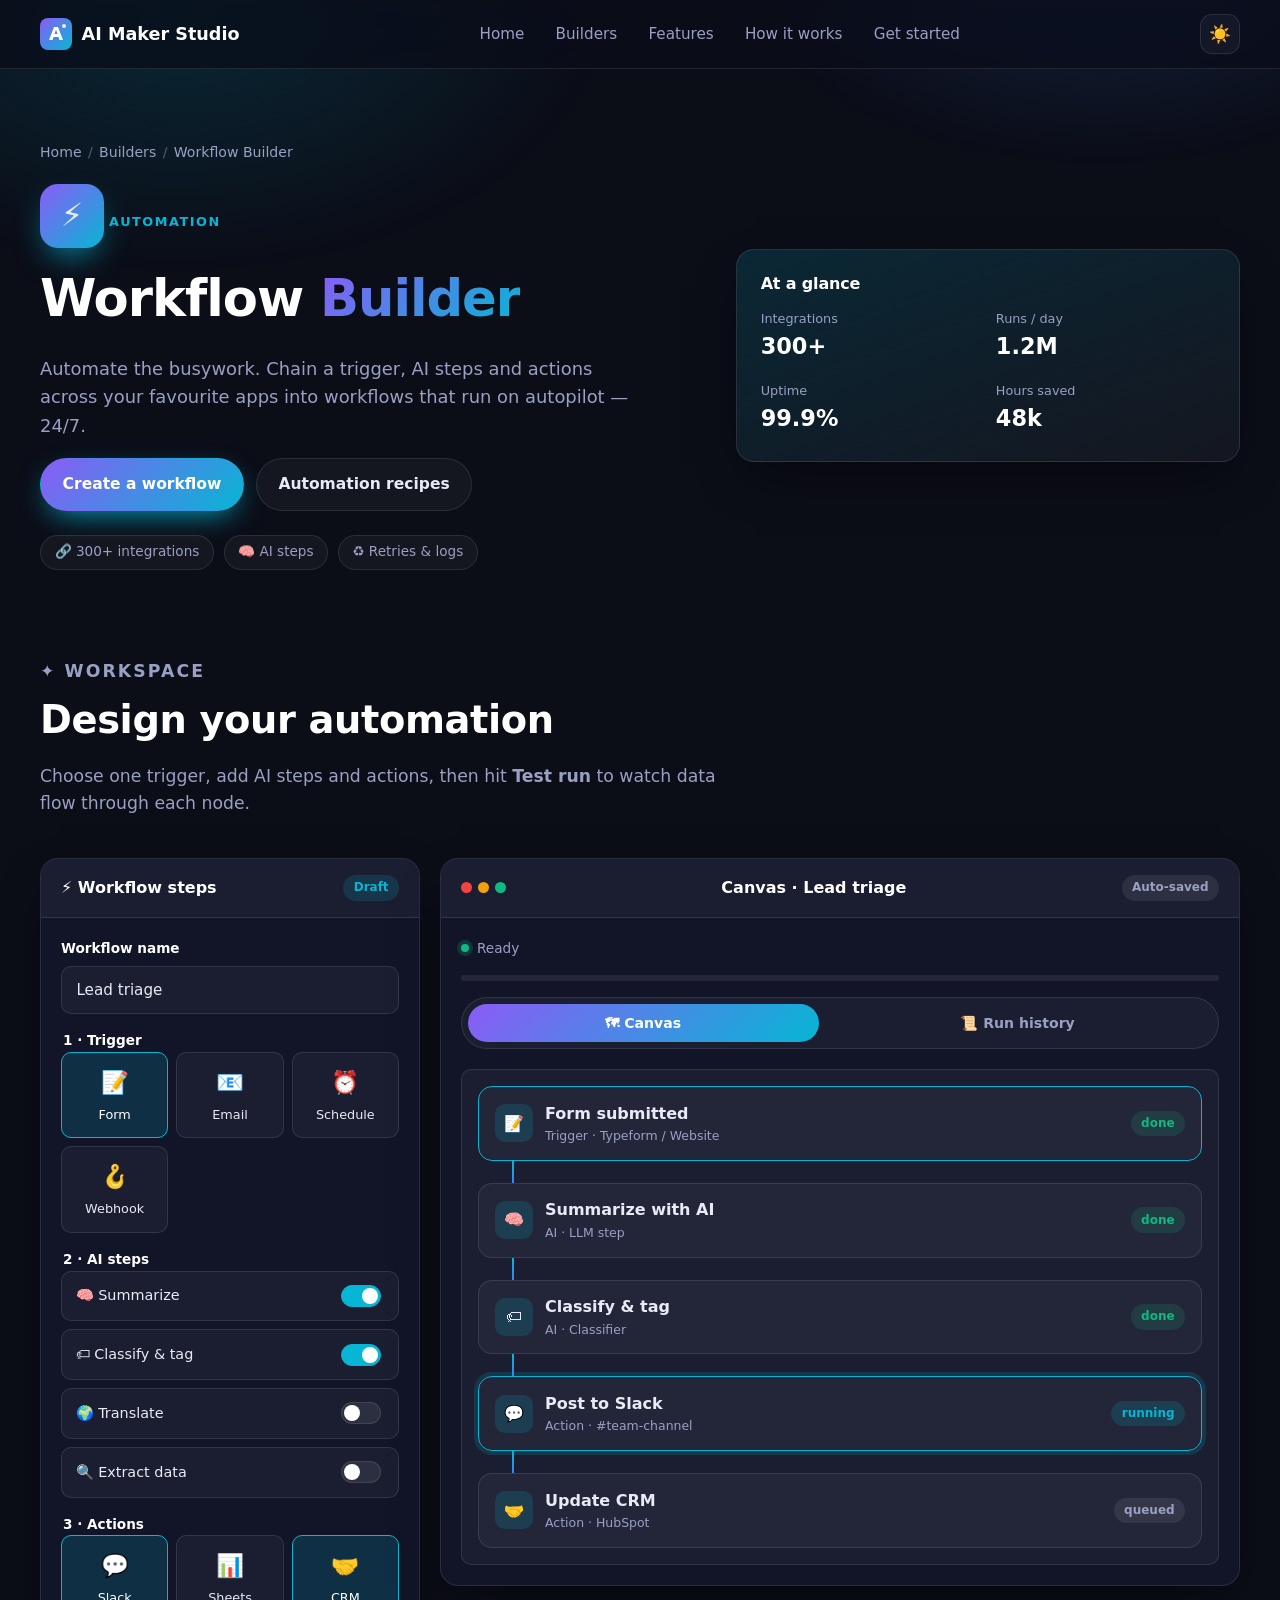
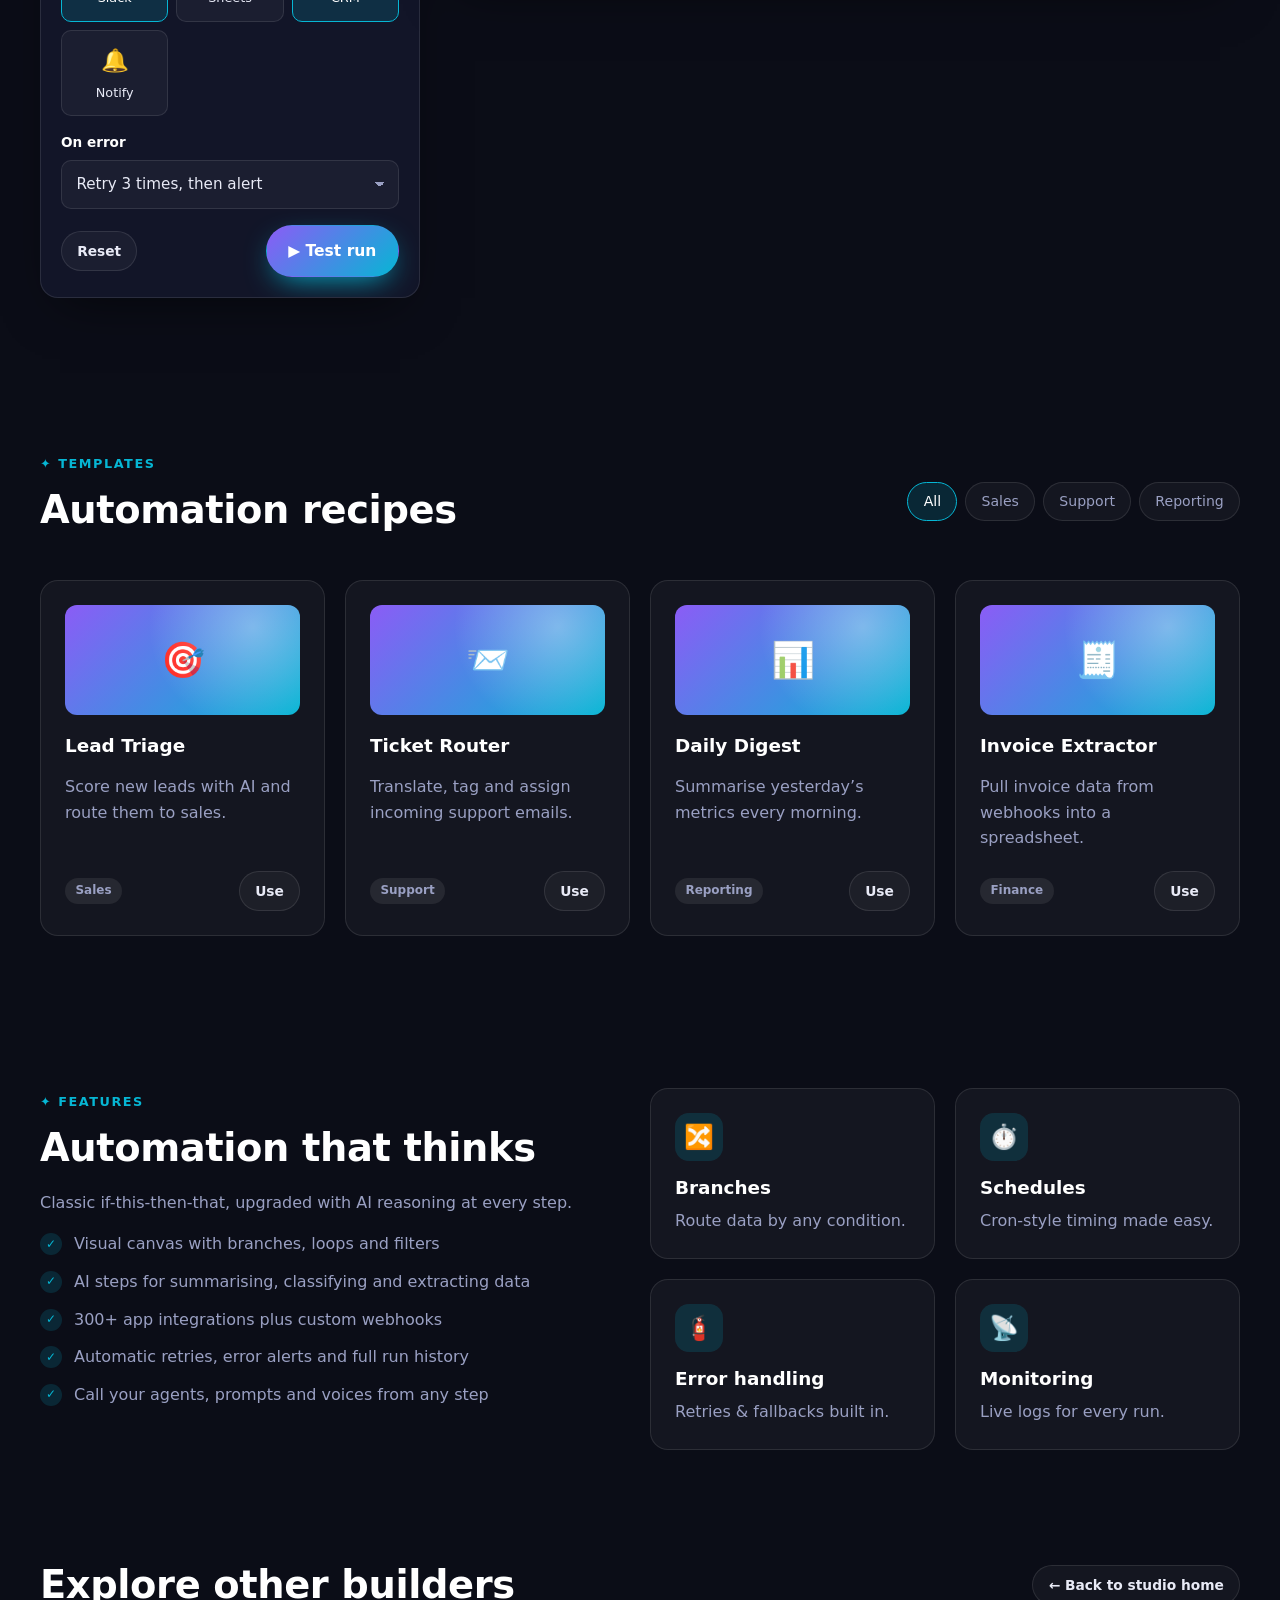
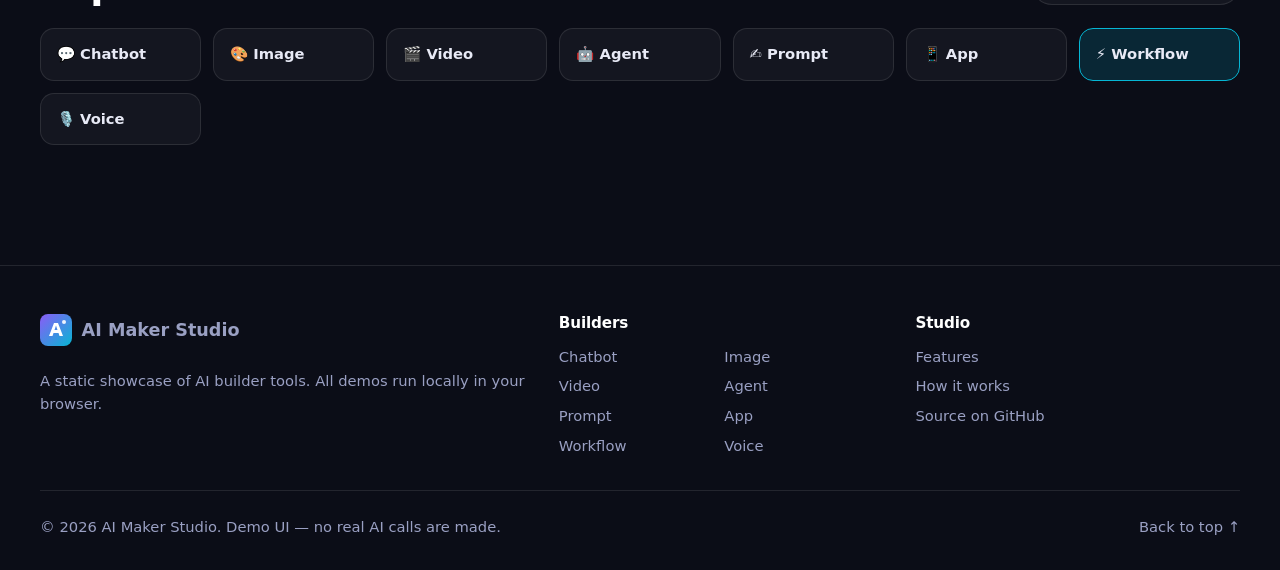
<file: workflow-builder.html>
<!DOCTYPE html>
<html lang="en">
<head>
  <meta charset="utf-8">
  <meta name="viewport" content="width=device-width, initial-scale=1">
  <title>Workflow Builder — AI Maker Studio</title>
  <meta name="description" content="Connect triggers, AI steps and actions into automations that run on autopilot.">
  <link rel="icon" href="assets/img/favicon.svg" type="image/svg+xml">
  <link rel="stylesheet" href="assets/css/styles.css">
  <script src="assets/js/script.js"></script>
</head>
<body class="theme-workflow">
  <a class="skip-link" href="#main">Skip to content</a>

  <header class="site-header">
    <div class="container nav-bar">
      <a class="brand" href="index.html"><img src="assets/img/favicon.svg" alt="" width="32" height="32"> AI Maker Studio</a>
      <nav class="site-nav" id="site-nav" aria-label="Main">
        <ul>
          <li><a href="index.html">Home</a></li>
          <li><a href="index.html#builders">Builders</a></li>
          <li><a href="index.html#features">Features</a></li>
          <li><a href="index.html#how-it-works">How it works</a></li>
          <li><a href="index.html#start">Get started</a></li>
        </ul>
      </nav>
      <div class="nav-actions">
        <button class="icon-btn" type="button" data-theme-toggle aria-label="Toggle theme">☀️</button>
        <button class="icon-btn nav-toggle" type="button" data-nav-toggle aria-controls="site-nav" aria-expanded="false" aria-label="Toggle menu">☰</button>
      </div>
    </div>
  </header>

  <main id="main">
    <section class="builder-hero" aria-labelledby="page-title">
      <div class="container builder-hero-inner">
        <div>
          <nav class="breadcrumb" aria-label="Breadcrumb">
            <ol>
              <li><a href="index.html">Home</a></li>
              <li><a href="index.html#builders">Builders</a></li>
              <li aria-current="page">Workflow Builder</li>
            </ol>
          </nav>
          <span class="builder-icon" aria-hidden="true">⚡</span>
          <p class="eyebrow">Automation</p>
          <h1 id="page-title">Workflow <span class="gradient-text">Builder</span></h1>
          <p class="lead">Automate the busywork. Chain a trigger, AI steps and actions across your favourite apps into workflows that run on autopilot — 24/7.</p>
          <div class="hero-actions">
            <a class="btn btn-primary" href="#workspace">Create a workflow</a>
            <a class="btn btn-ghost" href="#templates">Automation recipes</a>
          </div>
          <ul class="hero-meta">
            <li>🔗 300+ integrations</li>
            <li>🧠 AI steps</li>
            <li>♻️ Retries &amp; logs</li>
          </ul>
        </div>
        <aside class="hero-card" aria-label="Workflow builder at a glance">
          <h2>At a glance</h2>
          <dl>
            <div><dt>Integrations</dt><dd>300+</dd></div>
            <div><dt>Runs / day</dt><dd>1.2M</dd></div>
            <div><dt>Uptime</dt><dd>99.9%</dd></div>
            <div><dt>Hours saved</dt><dd>48k</dd></div>
          </dl>
        </aside>
      </div>
    </section>

    <section class="section section--tight" id="workspace" aria-labelledby="workspace-title">
      <div class="container">
        <div class="section-head">
          <p class="eyebrow">✦ Workspace</p>
          <h2 id="workspace-title">Design your automation</h2>
          <p>Choose one trigger, add AI steps and actions, then hit <strong>Test run</strong> to watch data flow through each node.</p>
        </div>

        <div class="workspace">
          <form class="panel" data-builder="workflow" data-output="#flow" data-result-tab="tab-canvas" aria-labelledby="config-title">
            <div class="panel-head"><h3 id="config-title">⚡ Workflow steps</h3><span class="badge">Draft</span></div>
            <div class="panel-body form-grid">
              <div class="field">
                <label for="flowName">Workflow name</label>
                <input id="flowName" name="flowName" type="text" value="Lead triage">
              </div>
              <fieldset>
                <legend>1 · Trigger</legend>
                <div class="option-grid">
                  <label class="option-card"><input type="radio" name="trigger" value="form" checked><span class="emoji" aria-hidden="true">📝</span>Form</label>
                  <label class="option-card"><input type="radio" name="trigger" value="email"><span class="emoji" aria-hidden="true">📧</span>Email</label>
                  <label class="option-card"><input type="radio" name="trigger" value="schedule"><span class="emoji" aria-hidden="true">⏰</span>Schedule</label>
                  <label class="option-card"><input type="radio" name="trigger" value="webhook"><span class="emoji" aria-hidden="true">🪝</span>Webhook</label>
                </div>
              </fieldset>
              <fieldset>
                <legend>2 · AI steps</legend>
                <label class="toggle">🧠 Summarize <input type="checkbox" name="aiSteps" value="summarize" checked></label>
                <label class="toggle">🏷 Classify &amp; tag <input type="checkbox" name="aiSteps" value="classify" checked></label>
                <label class="toggle">🌍 Translate <input type="checkbox" name="aiSteps" value="translate"></label>
                <label class="toggle">🔍 Extract data <input type="checkbox" name="aiSteps" value="extract"></label>
              </fieldset>
              <fieldset>
                <legend>3 · Actions</legend>
                <div class="option-grid">
                  <label class="option-card"><input type="checkbox" name="actions" value="slack" checked><span class="emoji" aria-hidden="true">💬</span>Slack</label>
                  <label class="option-card"><input type="checkbox" name="actions" value="sheet"><span class="emoji" aria-hidden="true">📊</span>Sheets</label>
                  <label class="option-card"><input type="checkbox" name="actions" value="crm" checked><span class="emoji" aria-hidden="true">🤝</span>CRM</label>
                  <label class="option-card"><input type="checkbox" name="actions" value="notify"><span class="emoji" aria-hidden="true">🔔</span>Notify</label>
                </div>
              </fieldset>
              <div class="field">
                <label for="retries">On error</label>
                <select id="retries" name="retries">
                  <option value="retry3">Retry 3 times, then alert</option>
                  <option value="skip">Skip step and continue</option>
                  <option value="stop">Stop workflow</option>
                </select>
              </div>
              <div class="flex-between">
                <button class="btn btn-ghost btn-sm" type="reset">Reset</button>
                <button class="btn btn-primary" type="submit">▶ Test run</button>
              </div>
            </div>
          </form>

          <div class="panel" aria-labelledby="preview-title">
            <div class="panel-head">
              <span class="window-dots" aria-hidden="true"><i></i><i></i><i></i></span>
              <h3 id="preview-title">Canvas · <span id="flow-name">Lead triage</span></h3>
              <span class="badge badge--muted">Auto-saved</span>
            </div>
            <div class="panel-body">
              <div class="status-line" data-status><span class="status-dot"></span><span class="status-text">Ready</span></div>
              <div class="progress mt-1"><span data-progress></span></div>
              <div class="tabs mt-1">
                <div role="tablist" aria-label="Preview views">
                  <button role="tab" id="tab-canvas" aria-controls="panel-canvas" aria-selected="true" type="button">🗺 Canvas</button>
                  <button role="tab" id="tab-runs" aria-controls="panel-runs" aria-selected="false" type="button">📜 Run history</button>
                </div>
                <div role="tabpanel" id="panel-canvas" aria-labelledby="tab-canvas">
                  <div class="flow preview-surface" id="flow" aria-live="polite"></div>
                </div>
                <div role="tabpanel" id="panel-runs" aria-labelledby="tab-runs" hidden>
                  <ul class="component-list">
                    <li><span>#1042 · New lead “Acme GmbH”</span><span class="badge badge--success">Success · 2.1s</span></li>
                    <li><span>#1041 · New lead “Blue Ocean”</span><span class="badge badge--success">Success · 1.8s</span></li>
                    <li><span>#1040 · New lead “Nordwind”</span><span class="badge">Retried · 4.6s</span></li>
                    <li><span>#1039 · New lead “Pixel &amp; Co”</span><span class="badge badge--success">Success · 2.0s</span></li>
                  </ul>
                </div>
              </div>
            </div>
          </div>
        </div>
      </div>
    </section>

    <section class="section" id="templates" aria-labelledby="templates-title">
      <div class="container">
        <div class="toolbar">
          <div>
            <p class="eyebrow">✦ Templates</p>
            <h2 id="templates-title">Automation recipes</h2>
          </div>
          <div class="chip-group" role="group" aria-label="Filter templates" data-filter-group="#template-grid">
            <button class="chip" type="button" data-filter="all" aria-pressed="true">All</button>
            <button class="chip" type="button" data-filter="sales" aria-pressed="false">Sales</button>
            <button class="chip" type="button" data-filter="support" aria-pressed="false">Support</button>
            <button class="chip" type="button" data-filter="reporting" aria-pressed="false">Reporting</button>
          </div>
        </div>
        <div class="grid grid-4" id="template-grid">
          <article class="card template-card" data-category="sales">
            <div class="template-thumb" aria-hidden="true">🎯</div>
            <h3>Lead Triage</h3>
            <p>Score new leads with AI and route them to sales.</p>
            <div class="template-meta"><span class="badge badge--muted">Sales</span>
              <button class="btn btn-ghost btn-sm" type="button" data-template='{"flowName":"Lead triage","trigger":"form","aiSteps":["summarize","classify"],"actions":["slack","crm"]}'>Use</button></div>
          </article>
          <article class="card template-card" data-category="support">
            <div class="template-thumb" aria-hidden="true">📨</div>
            <h3>Ticket Router</h3>
            <p>Translate, tag and assign incoming support emails.</p>
            <div class="template-meta"><span class="badge badge--muted">Support</span>
              <button class="btn btn-ghost btn-sm" type="button" data-template='{"flowName":"Ticket router","trigger":"email","aiSteps":["translate","classify"],"actions":["notify","sheet"]}'>Use</button></div>
          </article>
          <article class="card template-card" data-category="reporting">
            <div class="template-thumb" aria-hidden="true">📊</div>
            <h3>Daily Digest</h3>
            <p>Summarise yesterday’s metrics every morning.</p>
            <div class="template-meta"><span class="badge badge--muted">Reporting</span>
              <button class="btn btn-ghost btn-sm" type="button" data-template='{"flowName":"Daily digest","trigger":"schedule","aiSteps":["summarize"],"actions":["slack"]}'>Use</button></div>
          </article>
          <article class="card template-card" data-category="sales reporting">
            <div class="template-thumb" aria-hidden="true">🧾</div>
            <h3>Invoice Extractor</h3>
            <p>Pull invoice data from webhooks into a spreadsheet.</p>
            <div class="template-meta"><span class="badge badge--muted">Finance</span>
              <button class="btn btn-ghost btn-sm" type="button" data-template='{"flowName":"Invoice extractor","trigger":"webhook","aiSteps":["extract"],"actions":["sheet","notify"]}'>Use</button></div>
          </article>
        </div>
      </div>
    </section>

    <section class="section section--tight" aria-labelledby="features-title">
      <div class="container grid grid-2">
        <div>
          <p class="eyebrow">✦ Features</p>
          <h2 id="features-title">Automation that thinks</h2>
          <p class="muted">Classic if-this-then-that, upgraded with AI reasoning at every step.</p>
          <ul class="feature-list mt-1">
            <li>Visual canvas with branches, loops and filters</li>
            <li>AI steps for summarising, classifying and extracting data</li>
            <li>300+ app integrations plus custom webhooks</li>
            <li>Automatic retries, error alerts and full run history</li>
            <li>Call your agents, prompts and voices from any step</li>
          </ul>
        </div>
        <div class="grid grid-mini">
          <article class="card"><span class="card-icon" aria-hidden="true">🔀</span><h3>Branches</h3><p>Route data by any condition.</p></article>
          <article class="card"><span class="card-icon" aria-hidden="true">⏱️</span><h3>Schedules</h3><p>Cron-style timing made easy.</p></article>
          <article class="card"><span class="card-icon" aria-hidden="true">🧯</span><h3>Error handling</h3><p>Retries &amp; fallbacks built in.</p></article>
          <article class="card"><span class="card-icon" aria-hidden="true">📡</span><h3>Monitoring</h3><p>Live logs for every run.</p></article>
        </div>
      </div>
    </section>
    <section class="section section--tight" aria-labelledby="related-title">
      <div class="container">
        <div class="flex-between related-head">
          <h2 id="related-title">Explore other builders</h2>
          <a class="btn btn-ghost btn-sm" href="index.html">← Back to studio home</a>
        </div>
        <ul class="related-grid">
          <li><a href="chatbot-builder.html">💬 Chatbot</a></li>
          <li><a href="image-builder.html">🎨 Image</a></li>
          <li><a href="video-builder.html">🎬 Video</a></li>
          <li><a href="agent-builder.html">🤖 Agent</a></li>
          <li><a href="prompt-builder.html">✍️ Prompt</a></li>
          <li><a href="app-builder.html">📱 App</a></li>
          <li><a href="workflow-builder.html" aria-current="page">⚡ Workflow</a></li>
          <li><a href="voice-builder.html">🎙️ Voice</a></li>
        </ul>
      </div>
    </section>
  </main>

  <footer class="site-footer">
    <div class="container">
      <div class="footer-grid">
        <div>
          <a class="brand" href="index.html"><img src="assets/img/favicon.svg" alt="" width="32" height="32"> AI Maker Studio</a>
          <p class="mt-1">A static showcase of AI builder tools. All demos run locally in your browser.</p>
        </div>
        <div>
          <h2>Builders</h2>
          <ul class="footer-cols">
            <li><a href="chatbot-builder.html">Chatbot</a></li>
            <li><a href="image-builder.html">Image</a></li>
            <li><a href="video-builder.html">Video</a></li>
            <li><a href="agent-builder.html">Agent</a></li>
            <li><a href="prompt-builder.html">Prompt</a></li>
            <li><a href="app-builder.html">App</a></li>
            <li><a href="workflow-builder.html">Workflow</a></li>
            <li><a href="voice-builder.html">Voice</a></li>
          </ul>
        </div>
        <div>
          <h2>Studio</h2>
          <ul>
            <li><a href="index.html#features">Features</a></li>
            <li><a href="index.html#how-it-works">How it works</a></li>
            <li><a href="https://github.com/jodaaisupport-commits/ai-maker-studio">Source on GitHub</a></li>
          </ul>
        </div>
      </div>
      <div class="footer-bottom">
        <span>© <span data-year>2026</span> AI Maker Studio. Demo UI — no real AI calls are made.</span>
        <a href="#main">Back to top ↑</a>
      </div>
    </div>
  </footer>
</body>
</html>
</file>
<file: assets/css/styles.css>
/* ==========================================================================
   AI Maker Studio — shared stylesheet
   Sections:
     1. Design tokens & themes
     2. Base / reset
     3. Layout helpers
     4. Header & navigation
     5. Buttons, chips, badges
     6. Hero (home + builder pages)
     7. Cards & grids
     8. Builder workspace (panels, forms, tabs)
     9. Output previews (per builder)
    10. Footer
    11. Utilities & animations
   ========================================================================== */

/* 1. Design tokens & themes ------------------------------------------------ */
:root {
  --bg: #0b0d17;
  --bg-elev: #121528;
  --surface: rgba(255, 255, 255, 0.04);
  --surface-strong: rgba(255, 255, 255, 0.08);
  --border: rgba(255, 255, 255, 0.1);
  --text: #e8eaf6;
  --text-muted: #9aa0c3;
  --heading: #ffffff;
  --shadow: 0 20px 50px -20px rgba(0, 0, 0, 0.6);
  --radius: 18px;
  --radius-sm: 10px;
  --container: 1200px;
  --font: "Inter", system-ui, -apple-system, "Segoe UI", Roboto, Helvetica, Arial, sans-serif;
  --mono: ui-monospace, SFMono-Regular, Menlo, Consolas, monospace;

  /* default accent — overridden per builder via body class */
  --accent: #8b5cf6;
  --accent-2: #06b6d4;
  --accent-soft: rgba(139, 92, 246, 0.16);
  --gradient: linear-gradient(135deg, var(--accent), var(--accent-2));
  color-scheme: dark;
}

[data-theme="light"] {
  --bg: #f6f7fb;
  --bg-elev: #ffffff;
  --surface: rgba(15, 23, 42, 0.03);
  --surface-strong: rgba(15, 23, 42, 0.06);
  --border: rgba(15, 23, 42, 0.1);
  --text: #1e2340;
  --text-muted: #5b6285;
  --heading: #0b0d17;
  --shadow: 0 20px 40px -24px rgba(30, 35, 64, 0.35);
  color-scheme: light;
}

.theme-chatbot  { --accent: #8b5cf6; --accent-2: #6366f1; --accent-soft: rgba(139, 92, 246, 0.16); }
.theme-image    { --accent: #ec4899; --accent-2: #f97316; --accent-soft: rgba(236, 72, 153, 0.16); }
.theme-video    { --accent: #ef4444; --accent-2: #f59e0b; --accent-soft: rgba(239, 68, 68, 0.16); }
.theme-agent    { --accent: #10b981; --accent-2: #06b6d4; --accent-soft: rgba(16, 185, 129, 0.16); }
.theme-prompt   { --accent: #f59e0b; --accent-2: #eab308; --accent-soft: rgba(245, 158, 11, 0.16); }
.theme-app      { --accent: #3b82f6; --accent-2: #8b5cf6; --accent-soft: rgba(59, 130, 246, 0.16); }
.theme-workflow { --accent: #06b6d4; --accent-2: #3b82f6; --accent-soft: rgba(6, 182, 212, 0.16); }
.theme-voice    { --accent: #14b8a6; --accent-2: #84cc16; --accent-soft: rgba(20, 184, 166, 0.16); }

/* 2. Base / reset ---------------------------------------------------------- */
*, *::before, *::after { box-sizing: border-box; }

html { scroll-behavior: smooth; }

body {
  margin: 0;
  font-family: var(--font);
  font-size: 16px;
  line-height: 1.6;
  color: var(--text);
  background: var(--bg);
  -webkit-font-smoothing: antialiased;
  overflow-x: hidden;
}

body::before {
  /* ambient glow */
  content: "";
  position: fixed;
  inset: -20% -10% auto -10%;
  height: 70vh;
  background:
    radial-gradient(40% 60% at 20% 30%, var(--accent-soft), transparent 70%),
    radial-gradient(35% 50% at 80% 20%, color-mix(in srgb, var(--accent-2) 18%, transparent), transparent 70%);
  pointer-events: none;
  z-index: -1;
}

h1, h2, h3, h4 { color: var(--heading); line-height: 1.2; margin: 0 0 0.5em; }
h1 { font-size: clamp(2.2rem, 5vw, 3.8rem); letter-spacing: -0.02em; }
h2 { font-size: clamp(1.6rem, 3vw, 2.4rem); letter-spacing: -0.01em; }
h3 { font-size: 1.15rem; }
p  { margin: 0 0 1em; }

a { color: inherit; }
a:hover { color: var(--accent); }

img, svg { max-width: 100%; display: block; }

:focus-visible {
  outline: 2px solid var(--accent);
  outline-offset: 3px;
  border-radius: 6px;
}

.skip-link {
  position: absolute;
  left: 1rem;
  top: -3rem;
  padding: 0.6rem 1rem;
  background: var(--accent);
  color: #fff;
  border-radius: var(--radius-sm);
  z-index: 100;
  text-decoration: none;
  transition: top 0.2s;
}
.skip-link:focus { top: 1rem; color: #fff; }

.visually-hidden {
  position: absolute !important;
  width: 1px; height: 1px;
  padding: 0; margin: -1px;
  overflow: hidden; clip: rect(0 0 0 0);
  white-space: nowrap; border: 0;
}

/* 3. Layout helpers -------------------------------------------------------- */
.container { width: min(100% - 2.5rem, var(--container)); margin-inline: auto; }

.section { padding: clamp(3.5rem, 8vw, 6rem) 0; }
.section--tight { padding: clamp(2rem, 5vw, 3.5rem) 0; }

.section-head { max-width: 680px; margin-bottom: 2.5rem; }
.section-head.center { text-align: center; margin-inline: auto; }
.section-head p { color: var(--text-muted); font-size: 1.08rem; }

.eyebrow {
  display: inline-flex;
  align-items: center;
  gap: 0.5rem;
  font-size: 0.8rem;
  font-weight: 600;
  text-transform: uppercase;
  letter-spacing: 0.12em;
  color: var(--accent);
  margin-bottom: 0.75rem;
}

.gradient-text {
  background: var(--gradient);
  -webkit-background-clip: text;
  background-clip: text;
  color: transparent;
}

.grid { display: grid; gap: 1.25rem; }
.grid-2 { grid-template-columns: repeat(auto-fit, minmax(min(100%, 420px), 1fr)); }
.grid-3 { grid-template-columns: repeat(auto-fit, minmax(min(100%, 320px), 1fr)); }
.grid-4 { grid-template-columns: repeat(auto-fit, minmax(min(100%, 240px), 1fr)); }

/* 4. Header & navigation --------------------------------------------------- */
.site-header {
  position: sticky;
  top: 0;
  z-index: 50;
  backdrop-filter: saturate(160%) blur(14px);
  -webkit-backdrop-filter: saturate(160%) blur(14px);
  background: color-mix(in srgb, var(--bg) 75%, transparent);
  border-bottom: 1px solid var(--border);
}

.nav-bar {
  display: flex;
  align-items: center;
  justify-content: space-between;
  gap: 1rem;
  min-height: 68px;
}

.brand {
  display: inline-flex;
  align-items: center;
  gap: 0.6rem;
  font-weight: 800;
  font-size: 1.1rem;
  color: var(--heading);
  text-decoration: none;
}
.brand:hover { color: var(--heading); }
.brand img { width: 32px; height: 32px; }

.site-nav ul {
  display: flex;
  align-items: center;
  gap: 0.25rem;
  list-style: none;
  margin: 0;
  padding: 0;
}

.site-nav a {
  display: block;
  padding: 0.5rem 0.85rem;
  border-radius: 999px;
  text-decoration: none;
  color: var(--text-muted);
  font-weight: 500;
  font-size: 0.95rem;
  transition: background 0.2s, color 0.2s;
}
.site-nav a:hover,
.site-nav a[aria-current="page"] {
  color: var(--heading);
  background: var(--surface-strong);
}

.nav-actions { display: flex; align-items: center; gap: 0.5rem; }

.icon-btn {
  display: inline-grid;
  place-items: center;
  width: 40px;
  height: 40px;
  border-radius: 12px;
  border: 1px solid var(--border);
  background: var(--surface);
  color: var(--text);
  cursor: pointer;
  font-size: 1.1rem;
  transition: background 0.2s, transform 0.2s;
}
.icon-btn:hover { background: var(--surface-strong); transform: translateY(-1px); }

.nav-toggle { display: none; }

@media (max-width: 880px) {
  .nav-toggle { display: inline-grid; }
  .site-nav {
    position: absolute;
    inset: 68px 0 auto 0;
    background: var(--bg-elev);
    border-bottom: 1px solid var(--border);
    box-shadow: var(--shadow);
    display: none;
  }
  .site-nav.is-open { display: block; }
  .site-nav ul {
    flex-direction: column;
    align-items: stretch;
    padding: 0.75rem 1.25rem 1.25rem;
  }
  .site-nav a { border-radius: var(--radius-sm); padding: 0.75rem 1rem; }
}

/* 5. Buttons, chips, badges ------------------------------------------------ */
.btn {
  display: inline-flex;
  align-items: center;
  justify-content: center;
  gap: 0.5rem;
  padding: 0.8rem 1.35rem;
  border-radius: 999px;
  border: 1px solid transparent;
  font: inherit;
  font-weight: 600;
  font-size: 0.97rem;
  text-decoration: none;
  cursor: pointer;
  transition: transform 0.2s, box-shadow 0.2s, background 0.2s, opacity 0.2s;
  white-space: nowrap;
}
.btn:hover { transform: translateY(-2px); }
.btn:disabled { opacity: 0.6; cursor: progress; transform: none; }

.btn-primary {
  background: var(--gradient);
  color: #fff;
  box-shadow: 0 10px 30px -10px var(--accent);
}
.btn-primary:hover { color: #fff; box-shadow: 0 14px 34px -10px var(--accent); }

.btn-ghost {
  background: var(--surface);
  border-color: var(--border);
  color: var(--text);
}
.btn-ghost:hover { background: var(--surface-strong); color: var(--heading); }

.btn-sm { padding: 0.5rem 0.95rem; font-size: 0.86rem; }
.btn-block { width: 100%; }

.chip-group { display: flex; flex-wrap: wrap; gap: 0.5rem; }

.chip {
  padding: 0.45rem 0.95rem;
  border-radius: 999px;
  border: 1px solid var(--border);
  background: var(--surface);
  color: var(--text-muted);
  font: inherit;
  font-size: 0.88rem;
  font-weight: 500;
  cursor: pointer;
  transition: all 0.2s;
}
.chip:hover { color: var(--heading); border-color: var(--accent); }
.chip.is-active,
.chip[aria-pressed="true"],
.chip[aria-checked="true"] {
  background: var(--accent-soft);
  border-color: var(--accent);
  color: var(--heading);
}

.badge {
  display: inline-flex;
  align-items: center;
  gap: 0.35rem;
  padding: 0.2rem 0.65rem;
  border-radius: 999px;
  font-size: 0.75rem;
  font-weight: 600;
  background: var(--accent-soft);
  color: var(--accent);
}
.badge--muted { background: var(--surface-strong); color: var(--text-muted); }
.badge--success { background: rgba(16, 185, 129, 0.15); color: #10b981; }

/* 6. Hero ------------------------------------------------------------------ */
.hero {
  position: relative;
  padding: clamp(4rem, 10vw, 7.5rem) 0 clamp(3rem, 6vw, 5rem);
  text-align: center;
  overflow: hidden;
}

.hero h1 { max-width: 900px; margin-inline: auto; }

.hero-lead {
  max-width: 680px;
  margin: 0 auto 2rem;
  color: var(--text-muted);
  font-size: clamp(1.05rem, 2vw, 1.25rem);
}

.hero-actions { display: flex; flex-wrap: wrap; justify-content: center; gap: 0.75rem; }

.hero-pill {
  display: inline-flex;
  align-items: center;
  gap: 0.5rem;
  padding: 0.35rem 0.9rem 0.35rem 0.4rem;
  border-radius: 999px;
  border: 1px solid var(--border);
  background: var(--surface);
  font-size: 0.85rem;
  color: var(--text-muted);
  margin-bottom: 1.5rem;
}
.hero-pill .badge { background: var(--gradient); color: #fff; }

.hero-orbs { position: absolute; inset: 0; pointer-events: none; z-index: -1; }
.hero-orbs span {
  position: absolute;
  border-radius: 50%;
  filter: blur(60px);
  opacity: 0.45;
  animation: float 14s ease-in-out infinite;
}
.hero-orbs span:nth-child(1) { width: 320px; height: 320px; background: #8b5cf6; top: 5%; left: 8%; }
.hero-orbs span:nth-child(2) { width: 260px; height: 260px; background: #06b6d4; top: 20%; right: 6%; animation-delay: -4s; }
.hero-orbs span:nth-child(3) { width: 220px; height: 220px; background: #ec4899; bottom: 0; left: 40%; animation-delay: -8s; }

.hero-stats {
  display: flex;
  flex-wrap: wrap;
  justify-content: center;
  gap: clamp(1.5rem, 5vw, 4rem);
  margin-top: 3.5rem;
  padding: 0;
  list-style: none;
}
.hero-stats strong { display: block; font-size: 1.8rem; color: var(--heading); }
.hero-stats span { color: var(--text-muted); font-size: 0.9rem; }

/* Floating builder icons strip on home hero */
.icon-orbit {
  display: flex;
  justify-content: center;
  flex-wrap: wrap;
  gap: 0.75rem;
  margin: 3rem auto 0;
  padding: 0;
  list-style: none;
}
.icon-orbit a {
  display: grid;
  place-items: center;
  width: 58px;
  height: 58px;
  border-radius: 16px;
  font-size: 1.6rem;
  text-decoration: none;
  background: var(--surface);
  border: 1px solid var(--border);
  transition: transform 0.25s, border-color 0.25s;
}
.icon-orbit a:hover { transform: translateY(-6px) rotate(-4deg); border-color: var(--accent); }

/* Builder page hero */
.builder-hero {
  padding: clamp(2.5rem, 6vw, 4.5rem) 0 2rem;
}
.builder-hero-inner {
  display: grid;
  grid-template-columns: 1.3fr 1fr;
  gap: 2.5rem;
  align-items: center;
}
@media (max-width: 880px) {
  .builder-hero-inner { grid-template-columns: 1fr; }
}
.builder-hero h1 { font-size: clamp(2rem, 4.5vw, 3.2rem); }
.builder-hero .lead { color: var(--text-muted); font-size: 1.12rem; max-width: 600px; }

.breadcrumb ol {
  display: flex;
  flex-wrap: wrap;
  gap: 0.4rem;
  list-style: none;
  padding: 0;
  margin: 0 0 1.25rem;
  font-size: 0.88rem;
  color: var(--text-muted);
}
.breadcrumb li + li::before { content: "/"; margin-right: 0.4rem; opacity: 0.5; }
.breadcrumb a { text-decoration: none; color: var(--text-muted); }
.breadcrumb a:hover { color: var(--accent); }

.builder-icon {
  display: inline-grid;
  place-items: center;
  width: 64px;
  height: 64px;
  border-radius: 18px;
  font-size: 2rem;
  background: var(--gradient);
  box-shadow: 0 14px 34px -12px var(--accent);
  margin-bottom: 1.25rem;
}

.hero-meta {
  display: flex;
  flex-wrap: wrap;
  gap: 0.6rem;
  margin: 1.5rem 0 0;
  padding: 0;
  list-style: none;
}
.hero-meta li {
  padding: 0.35rem 0.85rem;
  border-radius: 999px;
  border: 1px solid var(--border);
  background: var(--surface);
  font-size: 0.85rem;
  color: var(--text-muted);
}

.hero-card {
  border-radius: var(--radius);
  border: 1px solid var(--border);
  background: linear-gradient(160deg, var(--accent-soft), var(--surface));
  padding: 1.5rem;
  box-shadow: var(--shadow);
}
.hero-card h2 { font-size: 1rem; margin-bottom: 1rem; }
.hero-card dl { display: grid; grid-template-columns: 1fr 1fr; gap: 1rem; margin: 0; }
.hero-card dt { font-size: 0.8rem; color: var(--text-muted); }
.hero-card dd { margin: 0; font-size: 1.4rem; font-weight: 700; color: var(--heading); }

/* 7. Cards & grids --------------------------------------------------------- */
.card {
  position: relative;
  padding: 1.5rem;
  border-radius: var(--radius);
  border: 1px solid var(--border);
  background: var(--surface);
  transition: transform 0.25s, border-color 0.25s, box-shadow 0.25s;
}
.card:hover { transform: translateY(-4px); border-color: color-mix(in srgb, var(--accent) 60%, transparent); box-shadow: var(--shadow); }
.card p { color: var(--text-muted); margin-bottom: 0; }

.card-icon {
  display: inline-grid;
  place-items: center;
  width: 48px;
  height: 48px;
  border-radius: 14px;
  font-size: 1.5rem;
  background: var(--accent-soft);
  margin-bottom: 1rem;
}

/* Builder CTA cards (home) */
.builder-card {
  display: flex;
  flex-direction: column;
  gap: 0.75rem;
  padding: 1.6rem;
  border-radius: var(--radius);
  border: 1px solid var(--border);
  background: var(--surface);
  text-decoration: none;
  color: inherit;
  overflow: hidden;
  position: relative;
  transition: transform 0.25s, border-color 0.25s, box-shadow 0.25s;
}
.builder-card::after {
  content: "";
  position: absolute;
  inset: 0;
  background: linear-gradient(160deg, var(--accent-soft), transparent 55%);
  opacity: 0;
  transition: opacity 0.25s;
  pointer-events: none;
}
.builder-card:hover { transform: translateY(-6px); border-color: var(--accent); box-shadow: 0 24px 48px -24px var(--accent); color: inherit; }
.builder-card:hover::after { opacity: 1; }
.builder-card .builder-icon { width: 54px; height: 54px; font-size: 1.6rem; margin: 0; border-radius: 15px; }
.builder-card h3 { margin: 0.25rem 0 0; font-size: 1.2rem; }
.builder-card p { color: var(--text-muted); margin: 0; flex: 1; }
.builder-card .card-foot {
  display: flex;
  justify-content: space-between;
  align-items: center;
  font-weight: 600;
  font-size: 0.9rem;
  color: var(--accent);
}
.builder-card .card-foot span:last-child { transition: transform 0.25s; }
.builder-card:hover .card-foot span:last-child { transform: translateX(4px); }
.builder-card[hidden] { display: none; }

.toolbar {
  display: flex;
  flex-wrap: wrap;
  justify-content: space-between;
  align-items: center;
  gap: 1rem;
  margin-bottom: 1.75rem;
}

.search-field {
  position: relative;
  flex: 1 1 260px;
  max-width: 360px;
}
.search-field input[type="search"] { padding-left: 2.5rem; }
.search-field::before {
  content: "🔎";
  position: absolute;
  left: 0.9rem;
  top: 50%;
  transform: translateY(-50%);
  font-size: 0.9rem;
  opacity: 0.7;
}

.empty-state {
  text-align: center;
  padding: 2rem;
  color: var(--text-muted);
  border: 1px dashed var(--border);
  border-radius: var(--radius);
}

/* Steps */
.steps { counter-reset: step; list-style: none; padding: 0; margin: 0; }
.steps li { counter-increment: step; }
.steps .card::before {
  content: counter(step, decimal-leading-zero);
  display: block;
  font-family: var(--mono);
  font-weight: 700;
  font-size: 0.9rem;
  color: var(--accent);
  margin-bottom: 0.75rem;
}

/* CTA band */
.cta-band {
  position: relative;
  overflow: hidden;
  border-radius: calc(var(--radius) + 6px);
  padding: clamp(2rem, 6vw, 4rem);
  background: var(--gradient);
  color: #fff;
  text-align: center;
}
.cta-band h2 { color: #fff; }
.cta-band p { color: rgba(255, 255, 255, 0.85); max-width: 560px; margin: 0 auto 1.5rem; }
.cta-band .btn-ghost { background: rgba(255, 255, 255, 0.15); border-color: rgba(255, 255, 255, 0.35); color: #fff; }
.cta-band .btn-light { background: #fff; color: #111; }
.cta-band .btn-light:hover { color: #111; }

/* Template cards (builder pages) */
.template-card {
  display: flex;
  flex-direction: column;
  gap: 0.5rem;
}
.template-card .template-thumb {
  height: 110px;
  border-radius: 12px;
  margin-bottom: 0.75rem;
  background: var(--gradient);
  display: grid;
  place-items: center;
  font-size: 2.2rem;
  position: relative;
  overflow: hidden;
}
.template-card .template-thumb::after {
  content: "";
  position: absolute;
  inset: 0;
  background: radial-gradient(circle at 80% 20%, rgba(255, 255, 255, 0.35), transparent 50%);
}
.template-card .template-meta {
  display: flex;
  justify-content: space-between;
  align-items: center;
  gap: 0.5rem;
  margin-top: auto;
  padding-top: 0.75rem;
}
.template-card[hidden] { display: none; }

/* Feature list */
.feature-list { list-style: none; padding: 0; margin: 0; display: grid; gap: 0.75rem; }
.feature-list li { display: flex; gap: 0.75rem; align-items: flex-start; color: var(--text-muted); }
.feature-list li::before {
  content: "✓";
  flex: none;
  display: grid;
  place-items: center;
  width: 22px;
  height: 22px;
  border-radius: 50%;
  font-size: 0.75rem;
  font-weight: 700;
  background: var(--accent-soft);
  color: var(--accent);
  margin-top: 2px;
}

/* Builder pager / related builders */
.related-grid {
  display: grid;
  grid-template-columns: repeat(auto-fit, minmax(min(100%, 150px), 1fr));
  gap: 0.75rem;
  list-style: none;
  padding: 0;
  margin: 0;
}
.related-grid a {
  display: flex;
  align-items: center;
  gap: 0.6rem;
  padding: 0.85rem 1rem;
  border-radius: 14px;
  border: 1px solid var(--border);
  background: var(--surface);
  text-decoration: none;
  font-weight: 600;
  font-size: 0.92rem;
  transition: border-color 0.2s, transform 0.2s;
}
.related-grid a:hover { border-color: var(--accent); transform: translateY(-2px); }
.related-grid a[aria-current="page"] { border-color: var(--accent); background: var(--accent-soft); }

/* 8. Builder workspace ----------------------------------------------------- */
.workspace {
  display: grid;
  grid-template-columns: minmax(0, 380px) minmax(0, 1fr);
  gap: 1.25rem;
  align-items: start;
}
@media (max-width: 960px) {
  .workspace { grid-template-columns: 1fr; }
}

.panel {
  border-radius: var(--radius);
  border: 1px solid var(--border);
  background: var(--bg-elev);
  box-shadow: var(--shadow);
  overflow: hidden;
}
.panel-head {
  display: flex;
  align-items: center;
  justify-content: space-between;
  gap: 0.75rem;
  padding: 1rem 1.25rem;
  border-bottom: 1px solid var(--border);
  background: var(--surface);
}
.panel-head h2, .panel-head h3 { font-size: 1rem; margin: 0; }
.panel-body { padding: 1.25rem; }

.window-dots { display: inline-flex; gap: 6px; }
.window-dots i { width: 11px; height: 11px; border-radius: 50%; background: #ef4444; }
.window-dots i:nth-child(2) { background: #f59e0b; }
.window-dots i:nth-child(3) { background: #10b981; }

/* Forms */
.form-grid { display: grid; gap: 1rem; }
.form-row { display: grid; grid-template-columns: 1fr 1fr; gap: 0.75rem; }
@media (max-width: 480px) { .form-row { grid-template-columns: 1fr; } }

.field { display: grid; gap: 0.4rem; }
.field > label,
.field > .label,
fieldset > legend {
  font-size: 0.85rem;
  font-weight: 600;
  color: var(--heading);
}
.field .hint { font-size: 0.78rem; color: var(--text-muted); }

fieldset { border: 0; padding: 0; margin: 0; display: grid; gap: 0.5rem; }

input[type="text"],
input[type="search"],
input[type="url"],
input[type="number"],
select,
textarea {
  width: 100%;
  padding: 0.7rem 0.9rem;
  border-radius: var(--radius-sm);
  border: 1px solid var(--border);
  background: var(--surface);
  color: var(--text);
  font: inherit;
  font-size: 0.95rem;
  transition: border-color 0.2s, box-shadow 0.2s;
}
select { appearance: none; background-image: linear-gradient(45deg, transparent 50%, var(--text-muted) 50%), linear-gradient(135deg, var(--text-muted) 50%, transparent 50%); background-position: calc(100% - 18px) 50%, calc(100% - 13px) 50%; background-size: 5px 5px; background-repeat: no-repeat; padding-right: 2rem; }
select option { background: var(--bg-elev); color: var(--text); }
textarea { resize: vertical; min-height: 96px; }
input:focus, select:focus, textarea:focus {
  outline: none;
  border-color: var(--accent);
  box-shadow: 0 0 0 3px var(--accent-soft);
}

input[type="range"] { width: 100%; accent-color: var(--accent); }
input[type="checkbox"], input[type="radio"] { accent-color: var(--accent); }
input[type="color"] {
  width: 44px; height: 36px; padding: 2px;
  border: 1px solid var(--border); border-radius: 8px; background: var(--surface); cursor: pointer;
}

.range-label { display: flex; justify-content: space-between; align-items: center; }
.range-label output { font-family: var(--mono); font-size: 0.82rem; color: var(--accent); }

.toggle {
  display: flex;
  align-items: center;
  justify-content: space-between;
  gap: 1rem;
  padding: 0.65rem 0.85rem;
  border-radius: var(--radius-sm);
  border: 1px solid var(--border);
  background: var(--surface);
  font-size: 0.9rem;
  cursor: pointer;
}
.toggle input {
  appearance: none;
  width: 40px;
  height: 22px;
  border-radius: 999px;
  background: var(--surface-strong);
  border: 1px solid var(--border);
  position: relative;
  cursor: pointer;
  flex: none;
  transition: background 0.2s;
}
.toggle input::after {
  content: "";
  position: absolute;
  top: 2px; left: 2px;
  width: 16px; height: 16px;
  border-radius: 50%;
  background: #fff;
  transition: transform 0.2s;
}
.toggle input:checked { background: var(--accent); border-color: var(--accent); }
.toggle input:checked::after { transform: translateX(18px); }

.option-grid { display: grid; grid-template-columns: repeat(auto-fill, minmax(90px, 1fr)); gap: 0.5rem; }
.option-card {
  position: relative;
  display: grid;
  place-items: center;
  gap: 0.25rem;
  padding: 0.75rem 0.5rem;
  border-radius: var(--radius-sm);
  border: 1px solid var(--border);
  background: var(--surface);
  text-align: center;
  font-size: 0.8rem;
  cursor: pointer;
  transition: border-color 0.2s, background 0.2s;
}
.option-card input { position: absolute; opacity: 0; pointer-events: none; }
.option-card .emoji { font-size: 1.4rem; }
.option-card:hover { border-color: var(--accent); }
.option-card:has(input:checked) { border-color: var(--accent); background: var(--accent-soft); color: var(--heading); }
.option-card:has(input:focus-visible) { outline: 2px solid var(--accent); outline-offset: 2px; }

.swatches { display: flex; gap: 0.5rem; flex-wrap: wrap; }
.swatch { position: relative; cursor: pointer; }
.swatch input { position: absolute; opacity: 0; }
.swatch span {
  display: block;
  width: 34px; height: 34px;
  border-radius: 50%;
  border: 3px solid transparent;
  box-shadow: inset 0 0 0 2px rgba(255, 255, 255, 0.25);
}
.swatch input:checked + span { border-color: var(--heading); }
.swatch input:focus-visible + span { outline: 2px solid var(--accent); outline-offset: 2px; }

/* Tabs */
.tabs [role="tablist"] {
  display: flex;
  gap: 0.25rem;
  padding: 0.35rem;
  border-radius: 999px;
  background: var(--surface);
  border: 1px solid var(--border);
  overflow-x: auto;
  scrollbar-width: none;
}
.tabs [role="tab"] {
  flex: 1 0 auto;
  padding: 0.5rem 1rem;
  border: 0;
  border-radius: 999px;
  background: transparent;
  color: var(--text-muted);
  font: inherit;
  font-size: 0.88rem;
  font-weight: 600;
  cursor: pointer;
  transition: background 0.2s, color 0.2s;
}
.tabs [role="tab"][aria-selected="true"] {
  background: var(--gradient);
  color: #fff;
}
.tabs [role="tabpanel"] { padding-top: 1.25rem; }
@media (max-width: 520px) {
  .tabs [role="tablist"] { flex-wrap: wrap; border-radius: 16px; }
}
.tabs [role="tabpanel"][hidden] { display: none; }

/* Progress */
.progress {
  height: 6px;
  border-radius: 999px;
  background: var(--surface-strong);
  overflow: hidden;
}
.progress > span {
  display: block;
  height: 100%;
  width: 0;
  background: var(--gradient);
  transition: width 0.25s linear;
}

.status-line {
  display: flex;
  align-items: center;
  gap: 0.5rem;
  font-size: 0.85rem;
  color: var(--text-muted);
  min-height: 1.5em;
}
.status-dot { width: 8px; height: 8px; border-radius: 50%; background: #10b981; box-shadow: 0 0 0 4px rgba(16, 185, 129, 0.2); }
.is-generating .status-dot { background: var(--accent-2); animation: pulse 1s infinite; }

/* 9. Output previews ------------------------------------------------------- */
.preview-surface {
  border-radius: var(--radius-sm);
  border: 1px solid var(--border);
  background: var(--surface);
  padding: 1rem;
  min-height: 220px;
}

.code-block {
  margin: 0;
  padding: 1rem;
  border-radius: var(--radius-sm);
  background: #0a0c16;
  color: #c9d1f5;
  font-family: var(--mono);
  font-size: 0.82rem;
  line-height: 1.6;
  overflow-x: auto;
  border: 1px solid rgba(255, 255, 255, 0.08);
  white-space: pre;
}
.code-block .k { color: #c792ea; }
.code-block .s { color: #c3e88d; }
.code-block .n { color: #f78c6c; }
.code-block .c { color: #697098; }

/* Chat */
.chat-window { display: flex; flex-direction: column; gap: 0.75rem; max-height: 420px; overflow-y: auto; padding: 0.25rem; }
.msg { display: flex; gap: 0.6rem; align-items: flex-end; max-width: 85%; animation: rise 0.35s ease both; }
.msg .avatar { flex: none; width: 32px; height: 32px; border-radius: 50%; display: grid; place-items: center; font-size: 1rem; background: var(--accent-soft); }
.msg .bubble { padding: 0.7rem 1rem; border-radius: 16px 16px 16px 4px; background: var(--surface-strong); font-size: 0.92rem; }
.msg.user { align-self: flex-end; flex-direction: row-reverse; }
.msg.user .bubble { background: var(--gradient); color: #fff; border-radius: 16px 16px 4px 16px; }
.chat-input { display: flex; gap: 0.5rem; margin-top: 1rem; }
.chat-input input { flex: 1; }
.typing { display: inline-flex; gap: 4px; }
.typing i { width: 6px; height: 6px; border-radius: 50%; background: var(--text-muted); animation: blink 1.2s infinite; }
.typing i:nth-child(2) { animation-delay: 0.2s; }
.typing i:nth-child(3) { animation-delay: 0.4s; }

/* Image grid */
.image-grid { display: grid; grid-template-columns: repeat(2, 1fr); gap: 0.75rem; }
.image-tile {
  position: relative;
  aspect-ratio: 1;
  border-radius: 14px;
  overflow: hidden;
  background: var(--surface-strong);
  animation: rise 0.4s ease both;
}
.image-tile .art { position: absolute; inset: 0; }
.image-tile figcaption {
  position: absolute;
  left: 0.5rem; right: 0.5rem; bottom: 0.5rem;
  padding: 0.35rem 0.6rem;
  border-radius: 8px;
  background: rgba(0, 0, 0, 0.55);
  color: #fff;
  font-size: 0.72rem;
  backdrop-filter: blur(6px);
}
.image-grid[data-ratio="16:9"] .image-tile { aspect-ratio: 16 / 9; }
.image-grid[data-ratio="9:16"] .image-tile { aspect-ratio: 9 / 16; }
.image-grid[data-ratio="4:3"] .image-tile { aspect-ratio: 4 / 3; }

/* Video */
.video-stage {
  position: relative;
  aspect-ratio: 16 / 9;
  border-radius: 14px;
  overflow: hidden;
  background: linear-gradient(135deg, #1f1147, #3b0d2c 60%, #4a1d0a);
  display: grid;
  place-items: center;
  color: #fff;
}
.video-stage .scene-title { position: relative; z-index: 1; text-align: center; padding: 1rem; }
.video-stage .scene-title strong { display: block; font-size: clamp(1.1rem, 3vw, 1.7rem); }
.video-stage .play {
  width: 64px; height: 64px; border-radius: 50%;
  display: grid; place-items: center;
  background: rgba(255, 255, 255, 0.18);
  backdrop-filter: blur(6px);
  font-size: 1.4rem;
  margin: 0 auto 0.75rem;
  border: 0; color: #fff; cursor: pointer;
}
.video-stage .rec {
  position: absolute; top: 0.75rem; left: 0.75rem;
  font-size: 0.72rem; font-weight: 700; letter-spacing: 0.1em;
  padding: 0.2rem 0.55rem; border-radius: 6px; background: rgba(239, 68, 68, 0.85);
}
.video-stage .timecode { position: absolute; bottom: 0.75rem; right: 0.75rem; font-family: var(--mono); font-size: 0.78rem; opacity: 0.85; }
.timeline { margin-top: 1rem; display: grid; grid-template-columns: minmax(0, 1fr); gap: 0.5rem; }
.track { display: flex; gap: 4px; align-items: center; }
.track-label { width: 64px; flex: none; font-size: 0.72rem; color: var(--text-muted); text-transform: uppercase; letter-spacing: 0.08em; }
.track .clip {
  height: 34px;
  border-radius: 8px;
  background: var(--gradient);
  display: flex;
  align-items: center;
  padding: 0 0.6rem;
  font-size: 0.72rem;
  color: #fff;
  overflow: hidden;
  white-space: nowrap;
  text-overflow: ellipsis;
  min-width: 0;
  animation: rise 0.35s ease both;
}
.track .clip.alt { background: color-mix(in srgb, var(--accent-2) 70%, #000 0%); }
.track .clip.audio {
  background: repeating-linear-gradient(90deg, var(--accent-soft) 0 3px, transparent 3px 6px), var(--surface-strong);
  color: var(--text);
}

/* Agent graph & log */
.agent-graph { display: flex; align-items: center; justify-content: space-between; gap: 0.5rem; flex-wrap: wrap; margin-bottom: 1rem; }
.agent-node {
  flex: 1 1 100px;
  text-align: center;
  padding: 0.85rem 0.5rem;
  border-radius: 14px;
  border: 1px solid var(--border);
  background: var(--surface);
  font-size: 0.8rem;
  transition: border-color 0.3s, background 0.3s;
}
.agent-node .emoji { display: block; font-size: 1.4rem; }
.agent-node.is-active { border-color: var(--accent); background: var(--accent-soft); box-shadow: 0 0 0 4px var(--accent-soft); }
.agent-node.is-done { border-color: #10b981; }
.agent-arrow { color: var(--text-muted); flex: none; }
.log { list-style: none; margin: 0; padding: 0; font-family: var(--mono); font-size: 0.8rem; display: grid; gap: 0.4rem; max-height: 260px; overflow-y: auto; }
.log li { padding: 0.45rem 0.7rem; border-radius: 8px; background: var(--surface); border-left: 3px solid var(--accent); animation: rise 0.3s ease both; }
.log li.ok { border-left-color: #10b981; }
.log li.tool { border-left-color: var(--accent-2); }

/* Prompt */
.prompt-output { font-family: var(--mono); font-size: 0.88rem; line-height: 1.7; white-space: pre-wrap; }
.prompt-output mark { background: var(--accent-soft); color: var(--accent); padding: 0 0.25rem; border-radius: 4px; }
.score-grid { display: grid; grid-template-columns: repeat(auto-fit, minmax(120px, 1fr)); gap: 0.75rem; margin-top: 1rem; }
.score { padding: 0.75rem; border-radius: var(--radius-sm); background: var(--surface); border: 1px solid var(--border); }
.score span { display: block; font-size: 0.75rem; color: var(--text-muted); }
.score strong { font-size: 1.3rem; color: var(--heading); }

/* App canvas */
.app-canvas { display: grid; grid-template-columns: 1fr auto; gap: 1rem; align-items: start; }
@media (max-width: 640px) { .app-canvas { grid-template-columns: 1fr; } }
.phone {
  width: 220px;
  margin-inline: auto;
  border-radius: 32px;
  padding: 12px;
  background: #0a0c16;
  border: 1px solid rgba(255, 255, 255, 0.12);
  box-shadow: var(--shadow);
}
.phone-screen {
  border-radius: 22px;
  min-height: 400px;
  background: #fff;
  color: #111;
  overflow: hidden;
  display: flex;
  flex-direction: column;
}
.phone-bar { padding: 0.9rem 1rem 0.7rem; color: #fff; background: var(--app-color, var(--accent)); font-weight: 700; font-size: 0.9rem; }
.phone-body { padding: 0.75rem; display: grid; gap: 0.5rem; flex: 1; align-content: start; }
.phone-block { border-radius: 10px; background: #f1f3f9; padding: 0.6rem; font-size: 0.72rem; animation: rise 0.3s ease both; }
.phone-block.hero-block { height: 70px; background: linear-gradient(135deg, var(--app-color, var(--accent)), #111); color: #fff; display: flex; align-items: flex-end; }
.phone-block.btn-block { text-align: center; background: var(--app-color, var(--accent)); color: #fff; font-weight: 700; }
.phone-tabs { display: flex; justify-content: space-around; padding: 0.6rem; border-top: 1px solid #e5e7ef; font-size: 1rem; }
.component-list { list-style: none; margin: 0; padding: 0; display: grid; gap: 0.5rem; }
.component-list li { display: flex; align-items: center; justify-content: space-between; gap: 0.5rem; padding: 0.6rem 0.8rem; border-radius: var(--radius-sm); border: 1px dashed var(--border); background: var(--surface); font-size: 0.88rem; }

/* Workflow */
.flow { display: grid; gap: 0; position: relative; }
.flow-node {
  display: flex;
  align-items: center;
  gap: 0.75rem;
  padding: 0.85rem 1rem;
  border-radius: 14px;
  border: 1px solid var(--border);
  background: var(--surface);
  animation: rise 0.35s ease both;
}
.flow-node .emoji { width: 38px; height: 38px; border-radius: 10px; display: grid; place-items: center; background: var(--accent-soft); flex: none; }
.flow-node small { display: block; color: var(--text-muted); font-size: 0.78rem; }
.flow-node .badge { margin-left: auto; }
.flow-node.trigger { border-color: var(--accent); }
.flow-connector { width: 2px; height: 22px; margin-left: 2.1rem; background: linear-gradient(var(--accent), var(--accent-2)); }
.flow-node.is-running { box-shadow: 0 0 0 4px var(--accent-soft); border-color: var(--accent); }

/* Voice */
.waveform { display: flex; align-items: center; justify-content: center; gap: 3px; height: 120px; padding: 0 0.5rem; }
.waveform span {
  flex: 1;
  max-width: 6px;
  border-radius: 999px;
  background: var(--gradient);
  height: 20%;
  transition: height 0.2s;
}
.waveform.is-playing span { animation: wave 1s ease-in-out infinite; }
.voice-player { display: flex; align-items: center; gap: 1rem; margin-top: 1rem; }
.voice-player .play-btn { width: 52px; height: 52px; border-radius: 50%; border: 0; background: var(--gradient); color: #fff; font-size: 1.2rem; cursor: pointer; flex: none; }
.voice-player .progress { flex: 1; }
.transcript { margin-top: 1rem; font-size: 0.92rem; color: var(--text-muted); }

/* Generic output item */
.output-meta { display: flex; flex-wrap: wrap; gap: 0.5rem; margin-top: 1rem; }

/* 10. Footer --------------------------------------------------------------- */
.site-footer {
  margin-top: 4rem;
  padding: 3rem 0 2rem;
  border-top: 1px solid var(--border);
  color: var(--text-muted);
  font-size: 0.92rem;
}
.footer-grid { display: grid; grid-template-columns: 1.5fr repeat(2, 1fr); gap: 2rem; }
@media (max-width: 720px) { .footer-grid { grid-template-columns: 1fr; } }
.site-footer h2 { font-size: 0.95rem; margin-bottom: 0.75rem; }
.site-footer ul { list-style: none; padding: 0; margin: 0; display: grid; gap: 0.4rem; }
.site-footer a { text-decoration: none; color: var(--text-muted); }
.site-footer a:hover { color: var(--accent); }
.footer-bottom { margin-top: 2rem; padding-top: 1.5rem; border-top: 1px solid var(--border); display: flex; flex-wrap: wrap; justify-content: space-between; gap: 1rem; }
.footer-cols { display: grid; grid-template-columns: 1fr 1fr; gap: 0.4rem 1rem; }

/* Toast */
.toast {
  position: fixed;
  left: 50%;
  bottom: 1.5rem;
  transform: translate(-50%, 150%);
  padding: 0.75rem 1.25rem;
  border-radius: 999px;
  background: var(--bg-elev);
  border: 1px solid var(--border);
  box-shadow: var(--shadow);
  color: var(--heading);
  font-size: 0.9rem;
  z-index: 200;
  transition: transform 0.3s ease;
}
.toast.is-visible { transform: translate(-50%, 0); }

/* 11. Utilities & animations ---------------------------------------------- */
.mt-1 { margin-top: 1rem; }
.mt-2 { margin-top: 2rem; }
.muted { color: var(--text-muted); }
.flex-between { display: flex; justify-content: space-between; align-items: center; gap: 1rem; flex-wrap: wrap; }

.reveal { opacity: 0; transform: translateY(18px); transition: opacity 0.6s ease, transform 0.6s ease; }
.reveal.is-visible { opacity: 1; transform: none; }

@keyframes float { 0%, 100% { transform: translate(0, 0); } 50% { transform: translate(30px, -30px); } }
@keyframes rise { from { opacity: 0; transform: translateY(8px); } to { opacity: 1; transform: none; } }
@keyframes pulse { 50% { opacity: 0.35; } }
@keyframes blink { 0%, 80%, 100% { opacity: 0.3; } 40% { opacity: 1; } }
@keyframes wave { 0%, 100% { transform: scaleY(0.4); } 50% { transform: scaleY(1); } }

@media (prefers-reduced-motion: reduce) {
  *, *::before, *::after { animation: none !important; transition: none !important; scroll-behavior: auto !important; }
  .reveal { opacity: 1; transform: none; }
}

/* Builder page layout helpers */
.builder-hero .hero-actions { justify-content: flex-start; }
.grid-mini { grid-template-columns: repeat(auto-fit, minmax(min(100%, 200px), 1fr)); }
.related-head { margin-bottom: 1.25rem; }
.related-head h2 { margin: 0; }
.code-head { margin-bottom: 0.75rem; }
</file>
